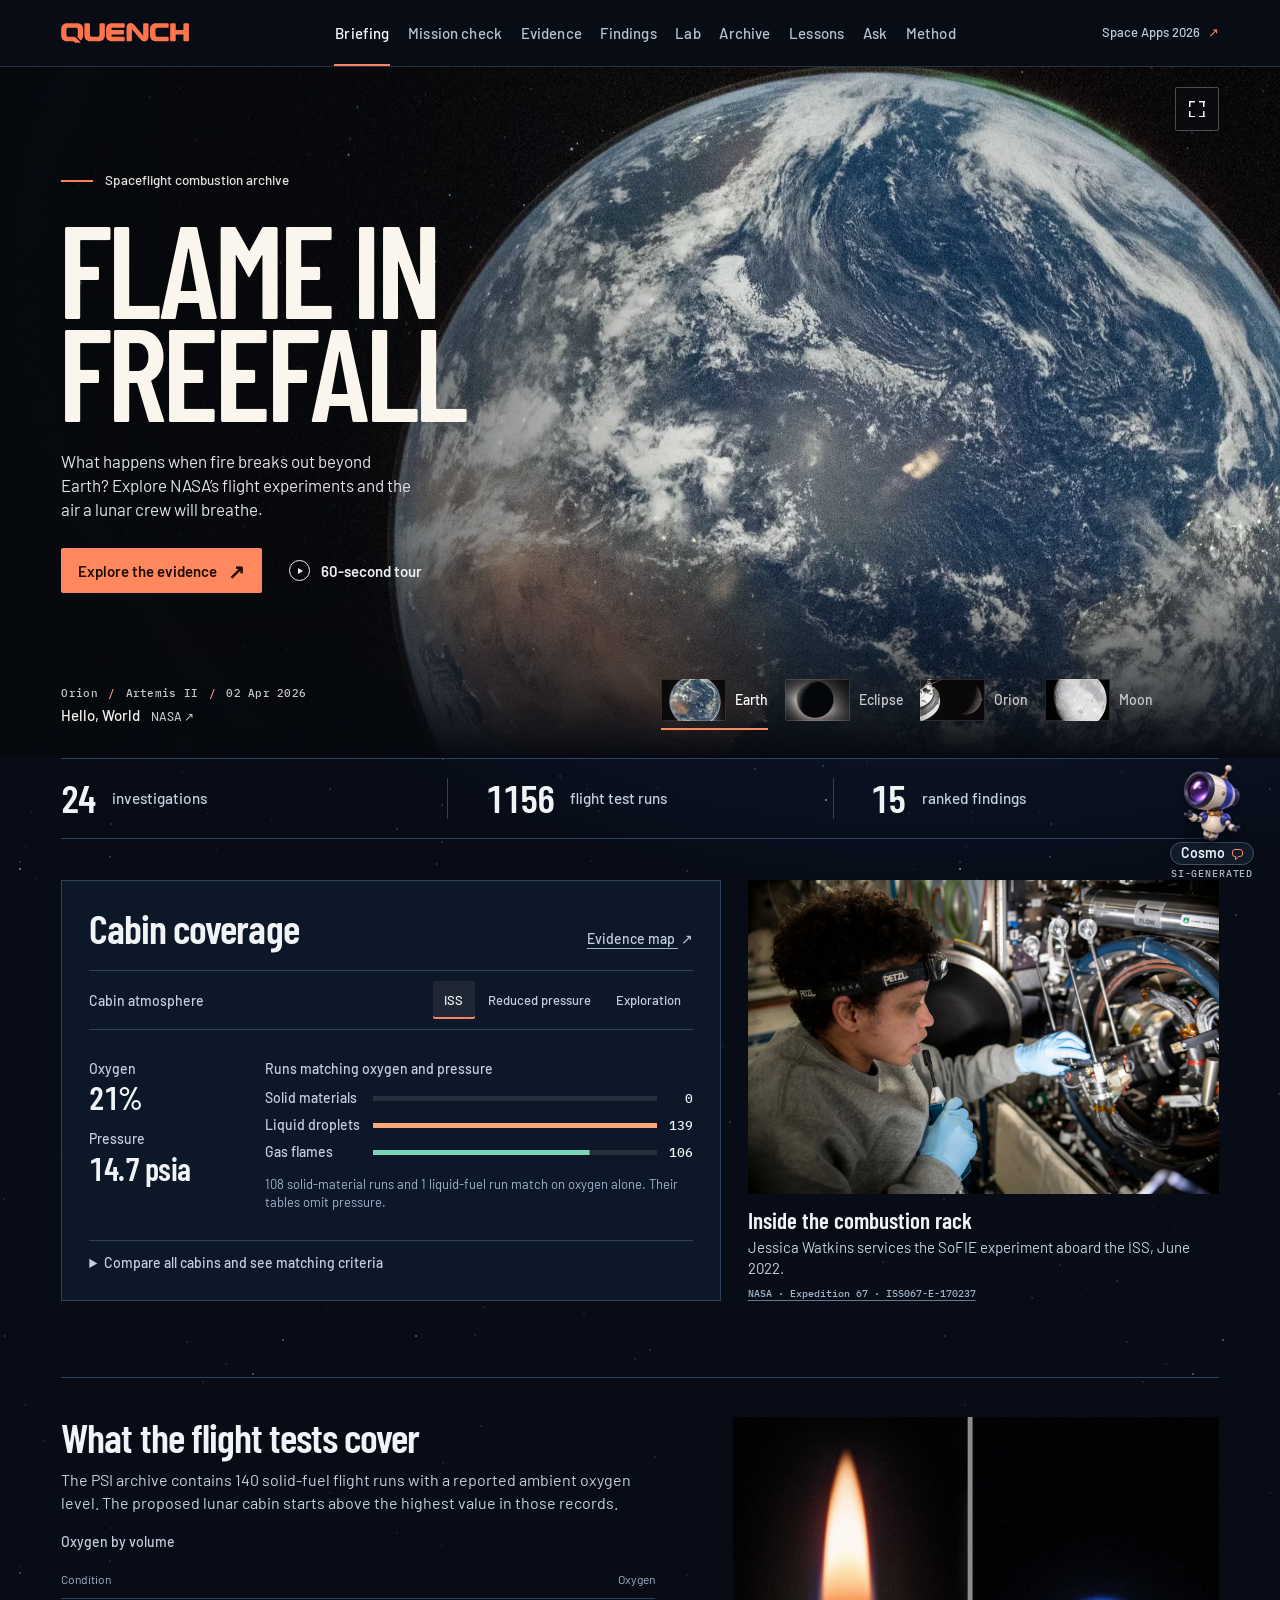
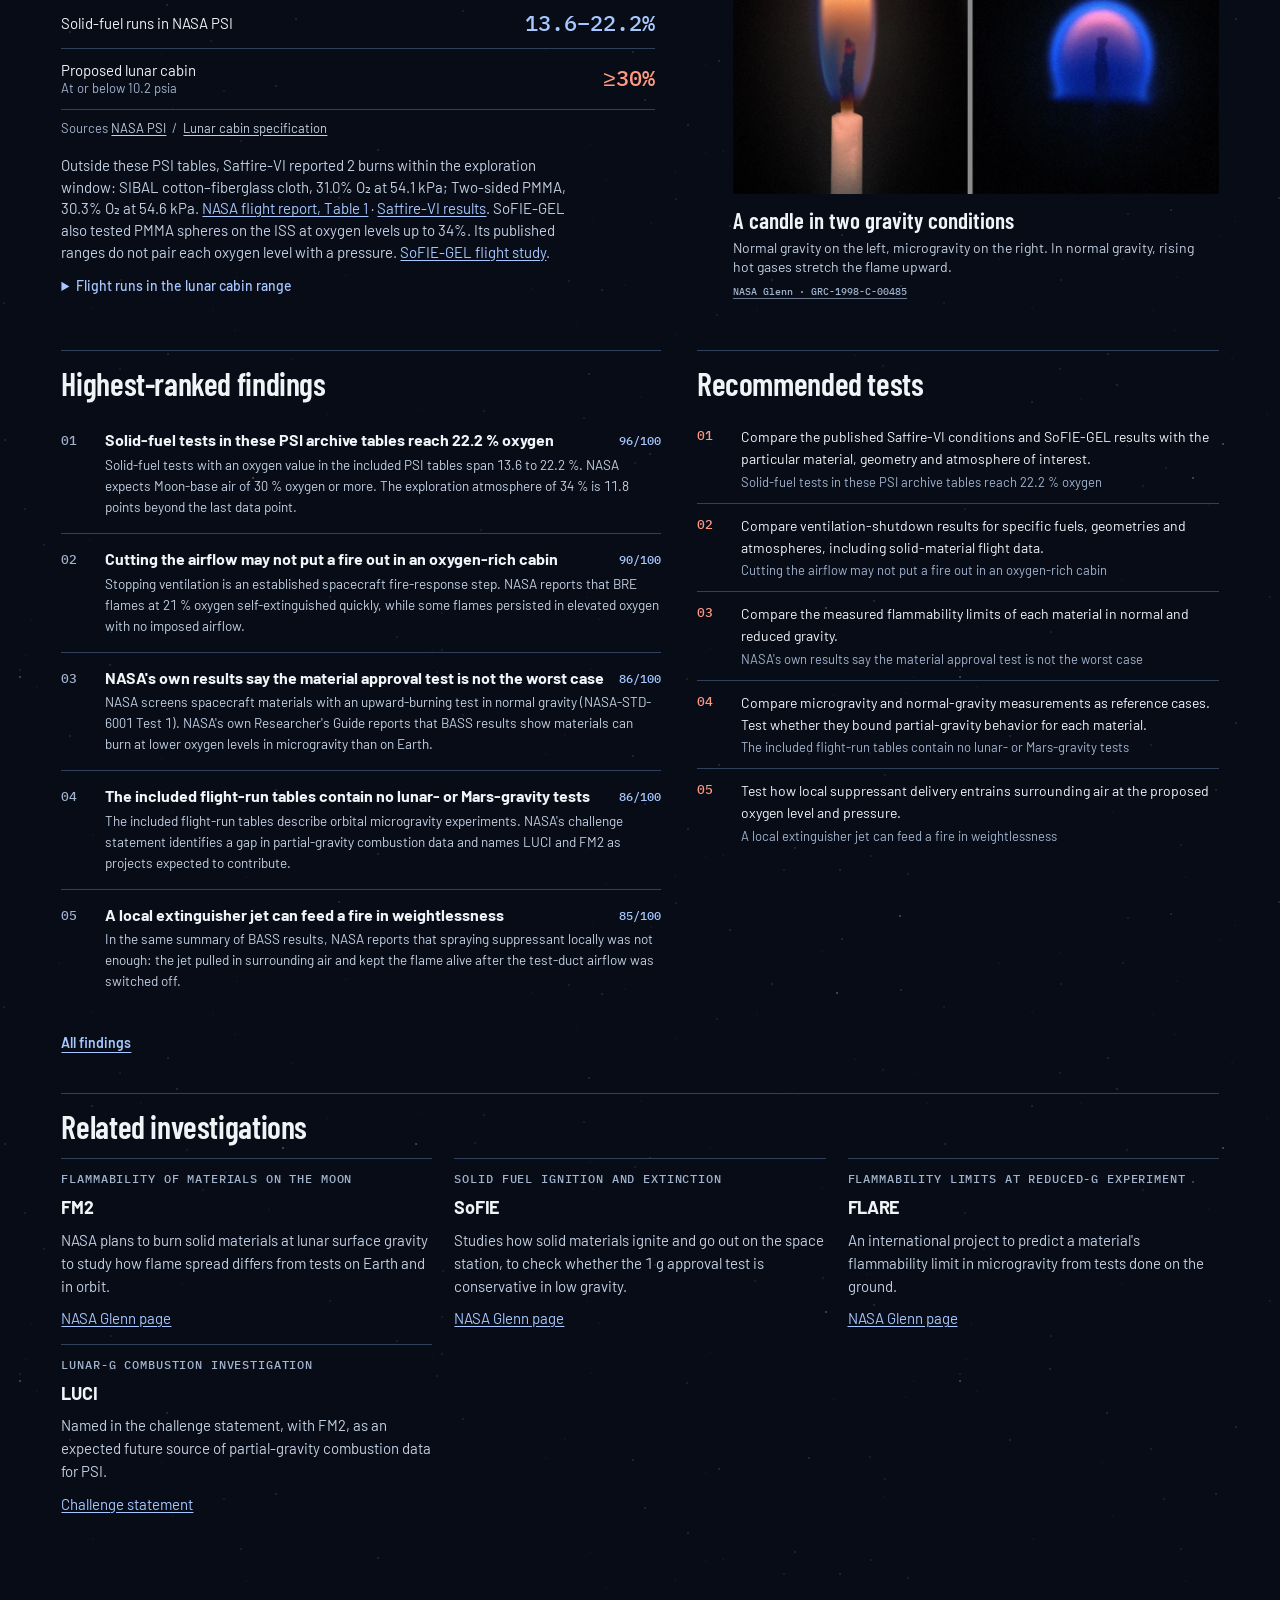
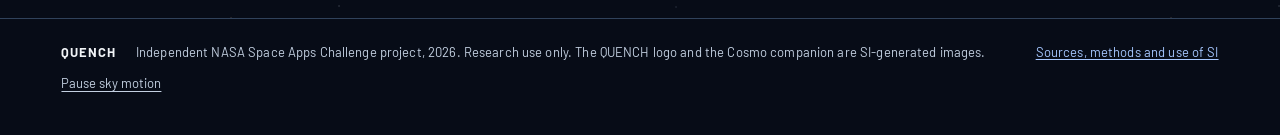
<file: index.html>
<!doctype html>
<html lang="en">
<head>
<meta charset="utf-8">
<meta name="viewport" content="width=device-width, initial-scale=1, viewport-fit=cover">
<!-- Only this site's own scripts, styles, images and fonts may load, and the page may talk only to its own
     origin and the QUENCH question service. Nothing inline runs as script. The server repeats this as a header. -->
<meta http-equiv="Content-Security-Policy" content="default-src 'none'; script-src 'self'; style-src 'self' 'unsafe-inline'; img-src 'self'; font-src 'self'; connect-src 'self' https://nasa.cartify.ink; form-action 'none'; base-uri 'none'; object-src 'none'">
<meta name="referrer" content="strict-origin-when-cross-origin">
<title>QUENCH</title>
<meta name="theme-color" content="#080f1a">
<meta name="claude:viewport-fit-sides" content="cover">
<meta name="description" content="QUENCH: fire-safety evidence for crews beyond Earth. Explore flight tests in NASA’s open combustion archive and compare them with the air a crew will breathe.">
<meta name="generator" content="Hand-written static site. The original code and draft text used Claude (Anthropic). The interface redesign used OpenAI Codex.">
<meta name="si-disclosure" content="Claude assisted with code, data normalisation, draft summaries, findings and analyst answers. Ask uses Claude or archive excerpts from challenge organizer resources and labels each result. Run statistics are recomputed from archived PSI tables. The build checks cited numbers and selected source quotations. OpenAI image generation was used to design the QUENCH logo and Cosmo, the archive companion. The photographs are credited to their sources. Experimental imagery comes from NASA.">
<meta property="og:type" content="website">
<meta property="og:site_name" content="QUENCH">
<meta property="og:title" content="QUENCH: fire-safety evidence for crews beyond Earth">
<meta property="og:description" content="NASA's microgravity combustion flight tests, ranked, compared and checked against the air a Moon base will use. NASA Space Apps Challenge 2026, Flame in Freefall.">
<meta property="og:url" content="https://nasa.cartify.ink/">
<meta property="og:image" content="https://nasa.cartify.ink/img/social-card.jpg">
<meta property="og:image:width" content="1200">
<meta property="og:image:height" content="630">
<meta property="og:image:alt" content="QUENCH briefing: flight test runs compared with the oxygen and pressure of crew cabins.">
<meta name="twitter:card" content="summary_large_image">
<link rel="icon" type="image/svg+xml" href="img/quench-sign.svg">
<link rel="preload" as="font" type="font/woff2" crossorigin href="fonts/barlow-600.woff2">
<style>
/* Shared structure and scientific chart primitives. */
:root {
  --bg: #ffffff; --sunk: #f1f3f6; --ink: #0b0c0e; --ink2: #434851; --ink3: #6a7280;
  --rule: #d4d8df; --strong: #0b0c0e; --blue: #0b3d91; --blue-ink: #ffffff; --red: #d42a1a; --focus: #2f7df6;
  --s1: #2a78d6; --s2: #eb6834; --s3: #1baf7a; --s4: #eda100;
  --good: #0a7a0a; --good-bg: #e2f2e0; --warn: #855900; --warn-bg: #fcefc9; --crit: #c2281b; --crit-bg: #fbe3df; --info: #0b3d91; --info-bg: #e2eaf7;
  --cover: #05070b; --cover-2: #0e1219; --cover-ink: #f4f6f9; --cover-ink2: #a9b1bf; --cover-rule: #2b3241; --cover-red: #ff4b2e; --cover-blue: #5aa2ff;
  --sans: "Public Sans", "Helvetica Neue", Helvetica, Arial, sans-serif;
  --mono: "DM Mono", ui-monospace, "SFMono-Regular", Menlo, Consolas, monospace;
}
@media (prefers-color-scheme: dark) { :root:not([data-theme="light"]) {
  --bg: #0a0c10; --sunk: #151a23; --ink: #f1f3f6; --ink2: #b8bec9; --ink3: #8891a1;
  --rule: #262d39; --strong: #f1f3f6; --blue: #8fb2ff; --blue-ink: #0a0c10; --red: #ff5f45; --focus: #7fb0ff;
  --s1: #3987e5; --s2: #d95926; --s3: #199e70; --s4: #c98500;
  --good: #58c658; --good-bg: #11301a; --warn: #f0b93a; --warn-bg: #33290f; --crit: #ff8573; --crit-bg: #3b1612; --info: #8fb2ff; --info-bg: #152444;
  color-scheme: dark } }
:root[data-theme="dark"] {
  --bg: #0a0c10; --sunk: #151a23; --ink: #f1f3f6; --ink2: #b8bec9; --ink3: #8891a1;
  --rule: #262d39; --strong: #f1f3f6; --blue: #8fb2ff; --blue-ink: #0a0c10; --red: #ff5f45; --focus: #7fb0ff;
  --s1: #3987e5; --s2: #d95926; --s3: #199e70; --s4: #c98500;
  --good: #58c658; --good-bg: #11301a; --warn: #f0b93a; --warn-bg: #33290f; --crit: #ff8573; --crit-bg: #3b1612; --info: #8fb2ff; --info-bg: #152444;
  color-scheme: dark }

* { box-sizing: border-box; }
[hidden] { display: none !important; }
html { scroll-padding-top: 64px; }
body { margin: 0; background: var(--bg); color: var(--ink); font: 15px/1.55 var(--sans); -webkit-text-size-adjust: 100%; }
body::before { content: ""; position: fixed; inset: 0 0 auto; height: env(safe-area-inset-top, 0px); z-index: 30; background: var(--cover); }
.wrap { max-width: 1180px; margin: 0 auto; padding-left: max(16px, env(safe-area-inset-left, 0px)); padding-right: max(16px, env(safe-area-inset-right, 0px)); }
a { color: var(--blue); text-underline-offset: 2px; }
h1, h2, h3, h4, p { margin: 0; }
h2 { font-size: clamp(24px, 3.2vw, 34px); font-weight: 800; letter-spacing: -0.02em; line-height: 1.1; text-wrap: balance; }
h3 { font-size: 16px; font-weight: 700; line-height: 1.3; }
.lab { font: 500 11.5px/1.3 var(--mono); letter-spacing: 0.09em; text-transform: uppercase; color: var(--ink3); }
.sub { color: var(--ink2); max-width: 70ch; }
.fine { font-size: 13px; color: var(--ink3); max-width: 86ch; }
.num, .mono { font-family: var(--mono); font-variant-numeric: tabular-nums; }
:focus-visible { outline: 2px solid var(--focus); outline-offset: 2px; }
button, input, select { font: inherit; color: inherit; }
button { cursor: pointer; }

/* masthead */
.mast { position: sticky; top: env(safe-area-inset-top, 0px); z-index: 20; background: var(--cover); color: var(--cover-ink); border-bottom: 1px solid var(--cover-rule); }
.mast .wrap { display: flex; align-items: stretch; gap: 22px; min-height: 52px; }
.brand { display: flex; align-items: center; gap: 10px; color: var(--cover-ink); text-decoration: none; font-weight: 900; font-size: 19px; letter-spacing: 0.01em; flex: none; }
.brand svg { display: block; }
.tabs { display: flex; gap: 0; overflow-x: auto; scrollbar-width: none; min-width: 0; flex: 1; }
.tabs::-webkit-scrollbar { display: none; }
.tabs a { display: flex; align-items: center; padding: 0 12px; color: var(--cover-ink2); text-decoration: none; font: 500 12px var(--mono); letter-spacing: 0.07em; text-transform: uppercase; white-space: nowrap; border-bottom: 3px solid transparent; border-top: 3px solid transparent; }
.tabs a:hover { color: var(--cover-ink); }
.tabs a[aria-current="page"] { color: var(--cover-ink); border-bottom-color: var(--cover-red); }
.mast .tag { display: flex; align-items: center; font: 500 11px var(--mono); letter-spacing: 0.08em; color: var(--cover-ink2); white-space: nowrap; flex: none; }

.btn { display: inline-flex; align-items: center; gap: 8px; border: 1px solid var(--strong); background: var(--strong); color: var(--bg); padding: 10px 16px; font: 500 13px var(--mono); letter-spacing: 0.06em; text-transform: uppercase; text-decoration: none; border-radius: 2px; }
.btn.line { background: transparent; color: var(--ink); }
.facts { display: grid; grid-template-columns: repeat(4, minmax(0, 1fr)); border-top: 1px solid var(--cover-rule); }
.facts div { padding: 18px 18px 22px 0; border-right: 1px solid var(--cover-rule); margin-right: 18px; }
.facts div:last-child { border-right: 0; margin-right: 0; }
.facts b { display: block; font-size: clamp(30px, 4.4vw, 52px); font-weight: 800; letter-spacing: -0.03em; line-height: 1; }
.facts b.hot { color: var(--cover-red); }
.facts span { display: block; font-size: 13px; color: var(--cover-ink2); margin-top: 8px; max-width: 26ch; }

/* pages */
.view { padding-block: 30px 56px; display: flex; flex-direction: column; gap: 22px; }
.sec { border-top: 3px solid var(--strong); padding-top: 12px; display: grid; grid-template-columns: 64px minmax(0, 1fr); gap: 4px 0; }
.sec .no { font: 500 13px var(--mono); color: var(--ink3); padding-top: 9px; }
.sec .sub { grid-column: 2; margin-top: 6px; }
.cols { display: grid; grid-template-columns: minmax(0, 1.15fr) minmax(0, 1fr); gap: 28px 36px; }
.cols.even { grid-template-columns: minmax(0, 1fr) minmax(0, 1fr); }
.cols.side { grid-template-columns: minmax(0, 340px) minmax(0, 1fr); align-items: start; }
@media (min-width: 861px) { #mcform { position: sticky; top: 74px; } }
.block { border-top: 1px solid var(--strong); padding-top: 12px; display: flex; flex-direction: column; gap: 12px; min-width: 0; }
.block > .lab { color: var(--ink); }
.frame { border: 1px solid var(--rule); padding: 14px; min-width: 0; }
.tablewrap { overflow-x: auto; }
table { border-collapse: collapse; width: 100%; font-size: 13.5px; }
th { text-align: left; font: 500 11px var(--mono); letter-spacing: 0.07em; text-transform: uppercase; color: var(--ink3); padding: 8px 10px 8px 0; border-bottom: 1px solid var(--strong); white-space: nowrap; }
td { padding: 9px 10px 9px 0; border-bottom: 1px solid var(--rule); vertical-align: top; }
td.n, th.n { text-align: right; white-space: nowrap; font-family: var(--mono); font-variant-numeric: tabular-nums; }
tr.row { cursor: pointer; }
tr.row:hover td { background: var(--sunk); }
.kdot { display: inline-block; width: 8px; height: 8px; border-radius: 50%; margin-right: 6px; }

/* controls */
.controls { display: flex; flex-wrap: wrap; gap: 10px 20px; align-items: center; }
.group { display: flex; flex-wrap: wrap; gap: 6px; align-items: center; }
.group > .lab { margin-right: 4px; }
.chip { border: 1px solid var(--rule); background: var(--bg); padding: 6px 11px; font-size: 13px; border-radius: 2px; display: inline-flex; align-items: center; gap: 6px; text-align: left; }
.chip:hover { border-color: var(--ink3); }
.chip[aria-pressed="true"] { background: var(--strong); border-color: var(--strong); color: var(--bg); }
.chip .sw { width: 9px; height: 9px; border-radius: 50%; flex: none; }
.chip[aria-pressed="false"] .sw { opacity: .4; }
.field { display: flex; flex-direction: column; gap: 5px; font-size: 13px; color: var(--ink2); }
.field > span { display: flex; justify-content: space-between; gap: 8px; }
.field output { font-family: var(--mono); color: var(--ink); }
input[type="range"] { width: 100%; accent-color: var(--blue); margin: 0; }
select, .search { border: 1px solid var(--rule); background: var(--bg); padding: 8px 10px; border-radius: 2px; min-width: 0; }
.search { flex: 1 1 240px; }
.checks { display: grid; grid-template-columns: repeat(2, minmax(0, 1fr)); gap: 6px 14px; font-size: 13.5px; color: var(--ink); }
.checks label { display: flex; gap: 7px; align-items: flex-start; }
.checks input { margin-top: 3px; accent-color: var(--blue); }
.seg { display: inline-flex; border: 1px solid var(--rule); border-radius: 2px; overflow: hidden; align-self: flex-start; }
.seg button { border: 0; background: var(--bg); padding: 6px 13px; font-size: 13px; border-right: 1px solid var(--rule); }
.seg button:last-child { border-right: 0; }
.seg button[aria-pressed="true"] { background: var(--strong); color: var(--bg); }

/* grades and status */
.grade { display: inline-flex; align-items: center; gap: 8px; font: 500 12px var(--mono); letter-spacing: 0.04em; text-transform: uppercase; white-space: nowrap; }
.grade i { font-style: normal; display: inline-flex; align-items: center; justify-content: center; width: 22px; height: 22px; font-size: 13px; }
.grade.A { color: var(--good); } .grade.A i { background: var(--good-bg); }
.grade.B { color: var(--info); } .grade.B i { background: var(--info-bg); }
.grade.C { color: var(--warn); } .grade.C i { background: var(--warn-bg); }
.grade.D { color: var(--crit); } .grade.D i { background: var(--crit-bg); }
.pill { display: inline-flex; align-items: center; gap: 6px; align-self: flex-start; padding: 3px 9px; font: 500 12px var(--mono); letter-spacing: 0.03em; }
.pill.none { background: var(--crit-bg); color: var(--crit); } .pill.thin { background: var(--warn-bg); color: var(--warn); } .pill.ok { background: var(--good-bg); color: var(--good); }
.ok { color: var(--good); font-weight: 600; } .no { color: var(--crit); font-weight: 600; }
.tagk { font: 500 11px var(--mono); letter-spacing: 0.04em; border: 1px solid var(--rule); padding: 1px 6px; color: var(--ink2); white-space: nowrap; }
.tagk.k { background: var(--sunk); border-color: transparent; }

/* briefing */
.toplist { display: flex; flex-direction: column; }
.toplist a { display: grid; grid-template-columns: 34px minmax(0, 1fr) auto; gap: 4px 10px; padding: 12px 0; border-bottom: 1px solid var(--rule); color: var(--ink); text-decoration: none; }
.toplist a:hover h3 { text-decoration: underline; }
.toplist .r { font: 500 13px var(--mono); color: var(--ink3); padding-top: 2px; }
.toplist p { grid-column: 2 / -1; font-size: 13.5px; color: var(--ink2); }
.toplist .sc { font: 500 12px var(--mono); color: var(--ink3); padding-top: 3px; }
.matrix { display: grid; grid-template-columns: minmax(96px, 1fr) repeat(3, minmax(0, 1fr)); border-top: 1px solid var(--rule); border-left: 1px solid var(--rule); font-size: 13px; }
.matrix > div { border-right: 1px solid var(--rule); border-bottom: 1px solid var(--rule); padding: 9px 10px; min-width: 0; }
.matrix .h { font: 500 11px/1.35 var(--mono); letter-spacing: 0.05em; text-transform: uppercase; color: var(--ink3); background: var(--sunk); }
.matrix .c b { display: block; font: 500 22px var(--mono); line-height: 1.1; }
.matrix .c.none { background: var(--crit-bg); } .matrix .c.none b { color: var(--crit); }
.matrix .c.thin { background: var(--warn-bg); } .matrix .c.thin b { color: var(--warn); }
.matrix .c.ok b { color: var(--good); }
.matrix .c span { font-size: 12px; color: var(--ink2); }
.todo { margin: 0; padding: 0; list-style: none; counter-reset: t; display: flex; flex-direction: column; }
.todo li { counter-increment: t; display: grid; grid-template-columns: 34px minmax(0, 1fr); gap: 2px 10px; padding: 11px 0; border-bottom: 1px solid var(--rule); font-size: 14px; }
.todo li::before { content: counter(t, decimal-leading-zero); font: 500 13px var(--mono); color: var(--red); padding-top: 1px; }
.todo li span { grid-column: 2; font-size: 13px; color: var(--ink3); }
.figbox svg { display: block; width: 100%; height: auto; }
#chart, #pchart, #vchart { width: 100%; min-width: 0; }
#chart svg, #pchart svg, #vchart svg { display: block; width: 100%; }
svg text { font-family: var(--sans); fill: var(--ink2); }
.cover svg text { fill: var(--cover-ink2); font-family: var(--mono); }
.bub { cursor: pointer; }
.legend { display: flex; flex-wrap: wrap; gap: 6px 18px; font-size: 12.5px; color: var(--ink2); margin-top: 8px; align-items: center; }
.legend span { display: inline-flex; align-items: center; gap: 6px; }
.legend i { width: 10px; height: 10px; border-radius: 50%; display: inline-block; }
.chip .sw-tri { flex: none; } .chip[aria-pressed="false"] .sw-tri { opacity: .4; }
.tip { position: fixed; z-index: 40; pointer-events: none; background: var(--strong); color: var(--bg); padding: 9px 11px; font-size: 12.5px; line-height: 1.45; max-width: 270px; }
.tip b { font-size: 13px; } .tip .t2 { opacity: .75; }

/* mission check */
.verdict { border: 1px solid var(--strong); padding: 16px; display: grid; grid-template-columns: minmax(0, 1fr) auto; gap: 8px 20px; align-items: center; }
.verdict h3 { font-size: 20px; font-weight: 800; letter-spacing: -0.01em; }
.verdict .meter { display: flex; gap: 3px; }
.verdict .meter i { width: 18px; height: 26px; background: var(--sunk); border: 1px solid var(--rule); }
.verdict .meter i.A { background: var(--good); border-color: var(--good); } .verdict .meter i.B { background: var(--info); border-color: var(--info); }
.verdict .meter i.C { background: var(--warn); border-color: var(--warn); } .verdict .meter i.D { background: var(--crit); border-color: var(--crit); }
.verdict p { grid-column: 1 / -1; color: var(--ink2); font-size: 14px; }
.score { display: flex; flex-direction: column; }
.score .q { display: grid; grid-template-columns: minmax(0, 1fr) 200px; gap: 4px 16px; padding: 13px 0; border-bottom: 1px solid var(--rule); }
.score .q h3 { font-size: 15px; }
.score .q p { grid-column: 1; font-size: 13.5px; color: var(--ink2); }
.score .q .grade { grid-column: 2; grid-row: 1; justify-self: end; }
.score .q .refs { grid-column: 1 / -1; font-size: 12.5px; color: var(--ink3); }
.score .q ul { grid-column: 1 / -1; margin: 2px 0 0; padding: 0; list-style: none; font-size: 13px; color: var(--ink2); display: flex; flex-direction: column; gap: 3px; }
.score .q ul li { display: grid; grid-template-columns: 170px minmax(0, 1fr); gap: 8px; }
.score .q ul b { font-weight: 600; color: var(--ink); }

/* findings */
details.f { border-bottom: 1px solid var(--rule); }
details.f summary { list-style: none; display: grid; grid-template-columns: 34px minmax(0, 1fr) auto 54px; gap: 4px 12px; padding: 13px 0; cursor: pointer; align-items: baseline; }
details.f summary::-webkit-details-marker { display: none; }
details.f summary .r { font: 500 13px var(--mono); color: var(--ink3); }
details.f summary .sc { font: 500 13px var(--mono); text-align: right; }
details.f summary:hover h3 { text-decoration: underline; }
details.f[open] summary h3 { color: var(--blue); }
details.f .body { display: grid; grid-template-columns: minmax(0, 1fr) 210px; gap: 14px 30px; padding: 0 0 18px 46px; }
details.f .body > div { display: flex; flex-direction: column; gap: 10px; min-width: 0; }
details.f dl { margin: 0; display: grid; grid-template-columns: 92px minmax(0, 1fr); gap: 6px 10px; font-size: 13.5px; }
details.f dt { font: 500 11px var(--mono); letter-spacing: 0.06em; text-transform: uppercase; color: var(--ink3); padding-top: 3px; }
details.f dd { margin: 0; color: var(--ink2); }
details.f dd.act { color: var(--ink); font-weight: 600; }
blockquote { margin: 0; padding: 2px 0 2px 14px; border-left: 3px solid var(--red); font-size: 13.5px; color: var(--ink); }
blockquote cite { display: block; font: 400 11.5px var(--mono); font-style: normal; margin-top: 5px; color: var(--ink3); }
.scores { display: flex; flex-direction: column; gap: 8px; font-size: 12px; color: var(--ink2); }
.scores div { display: grid; grid-template-columns: 1fr 20px; gap: 3px 6px; }
.scores .track { grid-column: 1 / -1; height: 4px; background: var(--sunk); }
.scores .track i { display: block; height: 100%; background: var(--ink); }
.scores b { text-align: right; font: 500 12px var(--mono); }
.weights { display: grid; grid-template-columns: repeat(auto-fit, minmax(200px, 1fr)); gap: 10px 26px; }

/* lab, lessons, archive, ask */
.pbig { font-size: 56px; font-weight: 800; letter-spacing: -0.03em; line-height: 1; }
.pbig small { display: block; font-size: 14px; font-weight: 400; color: var(--ink2); letter-spacing: 0; margin-top: 8px; line-height: 1.4; }
.effects { display: grid; grid-template-columns: minmax(0, 1fr) auto; gap: 5px 14px; font-size: 13.5px; color: var(--ink2); }
.effects b { font: 500 13px var(--mono); color: var(--ink); text-align: right; }
.thumbs { display: grid; grid-template-columns: repeat(auto-fit, minmax(210px, 1fr)); gap: 12px; }
.thumbs figure { margin: 0; border: 1px solid var(--rule); }
.thumbs img { display: block; width: 100%; height: auto; background: #000; }
.thumbs figcaption { padding: 7px 9px; font-size: 12px; color: var(--ink2); }
.hgrid { display: grid; grid-template-columns: repeat(auto-fit, minmax(250px, 1fr)); gap: 0; border-top: 1px solid var(--strong); border-left: 1px solid var(--rule); }
.hcard { border-right: 1px solid var(--rule); border-bottom: 1px solid var(--rule); padding: 16px; display: flex; flex-direction: column; gap: 9px; min-width: 0; }
.hcard .atm { align-self: flex-start; font: 500 11.5px var(--mono); background: var(--crit-bg); color: var(--crit); padding: 2px 7px; }
.hcard p { font-size: 13.5px; color: var(--ink2); }
.hcard .today { color: var(--ink); font-weight: 600; }
.rel { font: 500 10.5px var(--mono); letter-spacing: 0.05em; text-transform: uppercase; padding: 1px 6px; margin-left: 7px; white-space: nowrap; }
.rel.direct { background: var(--good-bg); color: var(--good); } .rel.indirect { background: var(--sunk); color: var(--ink2); } .rel.background { background: var(--sunk); color: var(--ink3); }
.detail td { background: var(--sunk); padding: 14px; }
.detail .dcols { display: grid; grid-template-columns: repeat(auto-fit, minmax(260px, 1fr)); gap: 14px 24px; font-size: 13.5px; color: var(--ink2); }
.detail h4 { margin: 0 0 4px; font: 500 11px var(--mono); text-transform: uppercase; letter-spacing: .07em; color: var(--ink3); }
.detail ol { margin: 0; padding-left: 18px; max-height: 220px; overflow: auto; }
.method { display: grid; grid-template-columns: repeat(auto-fit, minmax(300px, 1fr)); gap: 22px 36px; font-size: 14px; color: var(--ink2); }
.method > div { border-top: 1px solid var(--strong); padding-top: 10px; }
.method ul { margin: 6px 0 0; padding-left: 18px; display: flex; flex-direction: column; gap: 5px; }
footer { border-top: 1px solid var(--rule); padding-block: 18px 36px; font: 400 11.5px/1.6 var(--mono); letter-spacing: 0.04em; color: var(--ink3); }

@media (max-width: 860px) {
  .cols, .cols.even, .cols.side { grid-template-columns: 1fr; }
  .facts { grid-template-columns: repeat(2, minmax(0, 1fr)); }
  .facts div:nth-child(2) { border-right: 0; margin-right: 0; }
  .facts div:nth-child(-n+2) { border-bottom: 1px solid var(--cover-rule); }
  .sec { grid-template-columns: 40px minmax(0, 1fr); }
  .mast .tag { display: none; }
  .score .q { grid-template-columns: 1fr; } .score .q .grade { grid-column: 1; grid-row: auto; justify-self: start; }
  .score .q ul li { grid-template-columns: 1fr; gap: 0; }
  details.f summary { grid-template-columns: 28px minmax(0, 1fr) 44px; } details.f summary .tagk { display: none; }
  details.f .body { grid-template-columns: 1fr; padding-left: 0; }
  details.f dl { grid-template-columns: 1fr; gap: 1px; } details.f dt { margin-top: 6px; }
  .checks { grid-template-columns: 1fr; }
  .verdict { grid-template-columns: 1fr; }
}
/* briefing: oxygen context and the three ways in */
.o2ctx { display: grid; grid-template-columns: minmax(0, 1.15fr) minmax(0, 1fr); gap: 10px 36px; font-size: 14.5px; color: var(--ink2); }
.o2ctx p { max-width: 70ch; } .o2ctx b { color: var(--ink); }
.o2ctx blockquote { grid-column: 2; grid-row: 1 / span 2; margin: 0; border-left: 3px solid var(--red); padding: 2px 0 2px 14px; font-size: 14px; color: var(--ink); align-self: start; }
.o2ctx blockquote cite { display: block; margin-top: 6px; font: 500 11.5px var(--mono); font-style: normal; color: var(--ink3); }
#earthq { grid-template-columns: minmax(0, 1fr); } #earthq blockquote { grid-column: 1; grid-row: auto; }
/* archive: ranking, detail, compare */
details.how { border: 1px solid var(--rule); padding: 0 14px; }
details.how summary { cursor: pointer; padding: 11px 0; font: 500 12px var(--mono); letter-spacing: 0.06em; text-transform: uppercase; }
details.how[open] { padding-bottom: 14px; } details.how .fine { margin-top: 12px; max-width: none; }
.sccell { white-space: nowrap; min-width: 96px; } .sccell b { font: 500 15px var(--mono); }
.sbar { display: flex; gap: 2px; height: 5px; margin-top: 5px; width: 96px; background: var(--sunk); margin-left: auto; }
.sbar i { display: block; height: 100%; background: var(--ink); }
.cmpbox { display: flex; justify-content: center; padding: 6px; cursor: pointer; } .cmpbox input { width: 17px; height: 17px; accent-color: var(--red); }
.detail ul { margin: 0; padding-left: 17px; } .detail ul li { margin: 2px 0; overflow-wrap: anywhere; }
.detail ul.why { list-style: none; padding: 0; } .detail ul.why li { display: grid; grid-template-columns: 34px minmax(0, 1fr); gap: 8px; }
.detail ul.why b { font: 500 13px var(--mono); color: var(--ink); text-align: right; }
.compare { border: 1px solid var(--strong); padding: 14px; display: flex; flex-direction: column; gap: 12px; }
.cmphead { display: flex; flex-wrap: wrap; gap: 8px 16px; align-items: center; } .cmphead p { flex: 1 1 320px; font-size: 13.5px; color: var(--ink2); }
table.cmp th[scope="row"] { text-align: left; font-weight: 600; width: 190px; min-width: 150px; color: var(--ink); }
table.cmp th[scope="row"] .tagk { margin-left: 8px; font-weight: 500; }
table.cmp td { min-width: 190px; overflow-wrap: anywhere; font-size: 13.5px; color: var(--ink2); vertical-align: top; }
table.cmp tr.same td { background: var(--good-bg); color: var(--ink); }
a.chip { text-decoration: none; color: inherit; } .hcard > .chip { align-self: flex-start; } button.chip:disabled { opacity: .45; cursor: default; }
.todo li b { font-weight: 600; } .todo li .rel { font-size: 10.5px; }
@media (max-width: 860px) { .o2ctx { grid-template-columns: 1fr; } .o2ctx blockquote { grid-column: 1; grid-row: auto; } }
</style>
<link rel="stylesheet" href="console.css?v=395ae665d7">
<link rel="stylesheet" href="cosmo.css?v=8df6d73ce7">
<link rel="stylesheet" href="flight.css?v=9099f30fcb">
<link rel="stylesheet" href="flight-gallery.css?v=bbb13f238b">
<link rel="stylesheet" href="briefing.css?v=82ea3259dd">
<link rel="stylesheet" href="evidence-inspector.css?v=f99b492421">
</head>
<body>
<a href="#main-content" class="skip-link">Skip to content</a>
<header class="mast"><div class="wrap">
  <a class="brand" href="#brief" data-go="brief" aria-label="QUENCH, briefing">
    <img src="img/quench-logotype.svg" alt="QUENCH">
  </a>
  <nav class="tabs" id="tabs" aria-label="Sections"></nav>
  <a class="event-link" href="https://www.spaceappschallenge.org/2026/challenges/flame-in-freefall/" target="_blank" rel="noopener">Space Apps 2026 <span aria-hidden="true">↗</span></a>
</div></header>

<main id="main-content" tabindex="-1">
<div class="star-field" aria-hidden="true"></div>
<div class="page" id="v-brief">
  <section class="report-cover" aria-labelledby="hero-title">
    <div class="lunar-stage">
      <div class="lunar-sight" aria-label="Artemis II flight photographs" role="group">
        <figure data-frame="earthlight" data-title="Hello, World" data-date="2026-04-02" data-record="https://www.nasa.gov/image-article/hello-world/" aria-hidden="false">
          <picture>
            <source media="(max-width: 680px)" srcset="img/artemis-earthlight-mobile.webp">
            <img src="img/artemis-earthlight.webp" width="1920" height="1144" fetchpriority="high" alt="The blue Earth seen from Orion, with spiralling white clouds, the African continent and a thin green aurora at the edge.">
          </picture>
        </figure>
        <figure data-frame="eclipse" data-title="Artemis II in eclipse" data-date="2026-04-06" data-record="https://www.nasa.gov/image-detail/amf-art002e009301/" aria-hidden="true">
          <picture>
            <source media="(max-width: 680px)" srcset="img/artemis-eclipse-mobile.webp">
            <img src="img/artemis-eclipse.webp" width="1920" height="1144" loading="lazy" alt="A halo of sunlight surrounds the dark lunar disk. Stars and faint details on the Moon are visible from Orion.">
          </picture>
        </figure>
        <figure data-frame="orion" data-title="Orion, the Moon and Earth" data-date="2026-04-06" data-record="https://www.nasa.gov/image-detail/amf-art002e009567/" aria-hidden="true">
          <picture>
            <source media="(max-width: 680px)" srcset="img/artemis-orion-mobile.webp">
            <img src="img/artemis-orion.webp" width="1920" height="1144" loading="lazy" alt="Orion’s sunlit hull faces the crescent Moon. A small blue crescent of Earth appears just past the lunar horizon.">
          </picture>
        </figure>
        <figure data-frame="flyby" data-title="The Moon during the Artemis II flyby" data-date="2026-04-06" data-record="https://www.nasa.gov/image-detail/amf-art002e009582/" aria-hidden="true">
          <picture>
            <source media="(max-width: 680px)" srcset="img/lunar-cover-mobile.webp">
            <img src="img/lunar-cover.webp" width="1440" height="1440" loading="lazy" alt="Craters pick up sunlight along the shadowed edge of the Moon as the Artemis II crew flies past.">
          </picture>
        </figure>
      </div>
      <div class="wrap cover-content">
        <div class="cover-copy">
          <p class="collection-name">Spaceflight combustion archive</p>
          <h1 id="hero-title">Flame in <span>freefall</span></h1>
          <p class="cover-deck">What happens when fire breaks out beyond Earth? Explore NASA’s flight experiments and the air a lunar crew will breathe.</p>
          <div class="cover-tour">
            <a class="explore-map" href="#evidence" data-go="evidence">Explore the evidence <span aria-hidden="true">↗</span></a>
            <button type="button" class="tour-link" data-tour-start><span class="play-tour" aria-hidden="true"></span>60-second tour</button>
          </div>
        </div>
      </div>
      <div class="wrap cover-rail">
        <div class="photo-credit">
          <p>Orion <span>/</span> Artemis II <span>/</span> <time datetime="2026-04-02">02 Apr 2026</time></p>
          <a id="photo-source" href="https://www.nasa.gov/image-article/hello-world/" target="_blank" rel="noopener">Hello, World <span>NASA ↗</span></a>
        </div>
        <div class="photo-controls" role="group" aria-label="Choose a flight photograph">
          <button type="button" data-photo="earthlight" aria-pressed="true"><span class="photo-thumb" aria-hidden="true"></span>Earth</button>
          <button type="button" data-photo="eclipse" aria-pressed="false"><span class="photo-thumb" aria-hidden="true"></span>Eclipse</button>
          <button type="button" data-photo="orion" aria-pressed="false"><span class="photo-thumb" aria-hidden="true"></span>Orion</button>
          <button type="button" data-photo="flyby" aria-pressed="false"><span class="photo-thumb" aria-hidden="true"></span>Moon</button>
        </div>
        <button type="button" id="photo-open" aria-label="Enlarge selected photograph" title="Enlarge photograph" aria-haspopup="dialog" aria-controls="photo-viewer"><span class="zoom-glyph" aria-hidden="true"></span></button>
      </div>
    </div>
    <dialog id="photo-viewer" aria-labelledby="viewer-title">
      <div class="photo-viewer-bar">
        <span>Artemis II <time class="viewer-date" datetime="2026-04-02">02 Apr 2026</time></span>
        <button type="button" id="photo-close" autofocus>Close <span aria-hidden="true">×</span></button>
      </div>
      <div class="photo-viewer-image"></div>
      <div class="photo-viewer-foot">
        <div aria-live="polite"><h2 id="viewer-title">Hello, World</h2><a id="viewer-source" href="https://www.nasa.gov/image-article/hello-world/" target="_blank" rel="noopener">View original at NASA ↗</a></div>
        <div class="viewer-arrows"><button type="button" data-step="-1" aria-label="Previous photograph">←</button><button type="button" data-step="1" aria-label="Next photograph">→</button></div>
      </div>
    </dialog>
    <div class="wrap"><nav class="collection-index" id="overview-metrics" aria-label="Explore the archive"></nav></div>
  </section>
  <div class="wrap cabin-workspace">
    <section class="cabin-panel" aria-labelledby="cabin-heading">
      <header class="cabin-header">
        <h2 id="cabin-heading">Cabin coverage</h2>
        <a class="cabin-evidence" id="cabin-evidence" href="?cabin=iss#evidence">Evidence map <span aria-hidden="true">↗</span></a>
      </header>
      <div class="cabin-config">
        <h3 class="cabin-label" id="cabin-selector-label">Cabin atmosphere</h3>
        <div class="cabin-switch" role="group" aria-labelledby="cabin-selector-label">
          <button type="button" data-cabin="iss" aria-pressed="true">ISS</button>
          <button type="button" data-cabin="eva" aria-pressed="false">Reduced pressure</button>
          <button type="button" data-cabin="exp" aria-pressed="false">Exploration</button>
        </div>
      </div>
      <div class="cabin-body">
        <dl class="cabin-readouts">
          <div><dt>Oxygen</dt><dd id="cabin-o2"></dd></div>
          <div><dt>Pressure</dt><dd id="cabin-pressure"></dd></div>
        </dl>
        <div class="cabin-runs" role="status" aria-live="polite" aria-atomic="true">
          <h3 class="cabin-label">Runs matching oxygen and pressure</h3>
          <div id="cabin-chart"></div>
          <p class="fine" id="cabin-partial"></p>
        </div>
      </div>
      <details class="cabin-method">
        <summary>Compare all cabins and see matching criteria</summary>
        <p class="fine" id="matrixnote"></p>
        <div class="tablewrap"><table class="cabin-comparison" id="matrix1" aria-label="Flight runs by fuel and cabin atmosphere"></table></div>
      </details>
    </section>
    <figure class="station-photo">
      <picture>
        <source media="(max-width: 620px)" srcset="img/flight-photo-mobile.webp">
        <img src="img/flight-photo.webp" width="1440" height="960" loading="lazy" alt="Jessica Watkins reaches into the open combustion rack aboard the International Space Station.">
      </picture>
      <figcaption>
        <strong>Inside the combustion rack</strong>
        <span>Jessica Watkins services the SoFIE experiment aboard the ISS, June 2022.</span>
        <a href="https://www.nasa.gov/humans-in-space/best-space-station-science-imagery-of-2022/#:~:text=Igniting%20science" target="_blank" rel="noopener">NASA · Expedition 67 · ISS067-E-170237</a>
      </figcaption>
    </figure>
  </div>
  <div class="wrap field-report">
    <article class="oxygen-story" aria-labelledby="oxygen-heading">
      <div class="oxygen-copy">
        <h2 id="oxygen-heading">What the flight tests cover</h2>
        <p id="thesis"></p>
        <div id="gapfig"></div>
        <p class="archive-limit" id="archive-limit"></p>
        <details class="run-breakdown"><summary>Flight runs in the lunar cabin range</summary>
          <div id="o2ctx"></div>
        </details>
      </div>
      <figure class="candle-plate">
        <img src="img/gravity-flames.webp" width="1080" height="840" loading="lazy" alt="Two candle photographs. The flame at left is tall and yellow. The one at right forms a compact blue dome around the wick.">
        <figcaption>
          <strong>A candle in two gravity conditions</strong>
          <span>Normal gravity on the left, microgravity on the right. In normal gravity, rising hot gases stretch the flame upward.</span>
          <a href="https://science.nasa.gov/image-detail/amf-grc-1998-c-00485/" target="_blank" rel="noopener">NASA Glenn · GRC-1998-C-00485</a>
        </figcaption>
      </figure>
    </article>
  </div>
  <div class="wrap view briefing-notes">
    <div class="cols">
      <div class="block"><h2>Highest-ranked findings</h2><div class="toplist" id="toplist"></div><a class="btn line" href="#findings" data-go="findings" style="align-self:flex-start">All findings</a></div>
      <div class="block"><h2>Recommended tests</h2><ol class="todo" id="todo"></ol></div>
    </div>
    <div class="block"><h2>Related investigations</h2><div class="hgrid" id="nextgrid"></div></div>
  </div>
</div>

<!-- 02 mission check -->
<div class="page wrap view" id="v-mission" hidden>
  <div class="sec"><h2>Mission check</h2><p class="sub">Choose a cabin atmosphere and materials to see which fire-safety questions the flight records cover. Each grade links to the tests behind it.</p>
    <a class="artemis-credit" href="https://www.nasa.gov/image-article/earthset/" target="_blank" rel="noopener">Earthset, Artemis II<span> · NASA ↗</span></a>
  </div>
  <div class="cols side">
    <div class="block" id="mcform">
      <h3 class="lab">Cabin</h3>
      <div class="group" id="mcpresets" role="group" aria-label="Scenario"></div>
      <label class="field" for="mc_o2"><span>Oxygen <output id="mc_o2o"></output></span><input id="mc_o2" type="range" min="14" max="40" step="0.5"></label>
      <label class="field" for="mc_p"><span>Pressure <output id="mc_po"></output></span><input id="mc_p" type="range" min="6" max="15" step="0.1"></label>
      <div class="field"><span>Gravity</span><div class="seg" id="mc_g" role="group" aria-label="Gravity"></div></div>
      <label class="field" for="mc_flow"><span>Ventilation speed <output id="mc_flowo"></output></span><input id="mc_flow" type="range" min="0" max="30" step="1"></label>
      <div class="field"><span>Materials in the cabin</span><div class="checks" id="mc_mats"></div></div>
      <label class="field" for="mc_agent"><span>Extinguishing agent</span><select id="mc_agent"><option value="co2">Carbon dioxide</option><option value="n2">Nitrogen</option><option value="he">Helium</option></select></label>
      <div class="checks" style="grid-template-columns:1fr"><label><input type="checkbox" id="mc_liq"> Flammable liquids on board</label><label><input type="checkbox" id="mc_vent"> Fire response starts by stopping ventilation</label></div>
    </div>
    <div style="display:flex;flex-direction:column;gap:22px;min-width:0">
      <div class="verdict" id="mcverdict" aria-live="polite"></div>
      <div class="block"><h3 class="lab">Evidence scorecard</h3><div class="score" id="mcscore"></div></div>
      <div class="block"><h3 class="lab">Tests to prioritise</h3><ol class="todo" id="mcprio"></ol></div>
      <div class="block"><h3 class="lab">Relevant investigations</h3><ol class="todo" id="mcinv"></ol><a class="btn line" href="#archive" data-go="archive" style="align-self:flex-start">Full ranking in the archive</a></div>
      <div class="group"><button class="btn" id="mccopy">Copy report</button><a class="btn line" href="#evidence" id="mcmap">Show on evidence map</a><span class="fine" id="mccopied" role="status"></span></div>
      <p class="fine" id="mcrules"></p>
    </div>
  </div>
</div>

<!-- 03 evidence -->
<div class="page wrap view" id="v-evidence" hidden>
  <div class="sec"><h2>Evidence map</h2><p class="sub">Each circle groups flight runs from the <a href="https://psi.nasa.gov/physci/repo/search?q=combustion&amp;data_source=psi&amp;data_type=investigation" target="_blank" rel="noopener">NASA PSI archive</a> by fuel, ambient oxygen and pressure. Larger circles contain more runs. Triangles show results published outside the archive.</p>
    <a class="artemis-credit" href="https://www.nasa.gov/image-article/earthset/" target="_blank" rel="noopener">Earthset, Artemis II<span> · NASA ↗</span></a>
  </div>
  <div class="controls">
    <div class="group" id="atmchips" role="group" aria-label="Cabin atmosphere"><span class="lab">Atmosphere</span></div>
    <div class="group" id="kindchips" role="group" aria-label="What burned"><span class="lab">Show</span></div>
  </div>
  <div class="frame evidence-frame">
    <div class="map-heading"><div><h3>Oxygen and pressure</h3><p id="map-action">Select a point to inspect its records.</p></div><button class="chip" id="viewbtn" aria-pressed="false">Table view</button></div>
    <div id="chart"></div><div class="tablewrap" id="maptable" hidden></div><div class="legend" id="legend"></div>
  </div>
  <p class="fine" id="mapnote"></p>
  <p class="fine" id="mappub" hidden></p>
  <div class="block"><h3 class="lab">Matching runs by fuel type</h3><div class="matrix" id="matrix2"></div></div>
  <div class="block"><h3 class="lab">Between weightlessness and Earth · Saffire-II, sample by sample</h3>
    <div class="frame"><div id="gchart"></div><div class="legend" id="glegend"></div></div>
    <p class="fine" id="gnote"></p></div>
  <div class="block"><h3 class="lab">Flight test data</h3>
    <div class="group"><button class="chip" type="button" id="dlwin">Runs inside the window (CSV)</button><button class="chip" type="button" id="dlall">All runs (CSV)</button><a class="chip" href="downloads/README.txt" target="_blank" rel="noopener">Column notes</a></div>
    <p class="fine">Each row describes one run. Separate columns give ambient oxygen and burner oxidizer oxygen. Other fields include pressure, fuel, diluents, droplet size, airflow and outcome. The column notes document units and missing values.</p></div>
</div>

<!-- 04 findings -->
<div class="page wrap view" id="v-findings" hidden>
  <div class="sec"><h2>Ranked findings</h2><p class="sub">Filter by fire prevention, detection or suppression. Open a finding for its evidence, limitations, proposed action and sources. The ranking uses the project’s scores and the weights below.</p>
    <a class="artemis-credit" href="https://www.nasa.gov/image-article/earthset/" target="_blank" rel="noopener">Earthset, Artemis II<span> · NASA ↗</span></a>
  </div>
  <div class="block"><h3 class="lab">Ranking weights</h3><div class="weights" id="weights"></div></div>
  <div class="controls"><div class="group" id="pillarchips" role="group" aria-label="Filter by part of fire safety"><span class="lab">Fire safety</span></div><div class="group" id="tagchips" role="group" aria-label="Filter by topic"><span class="lab">Topic</span></div></div>
  <p class="fine" id="fcount" role="status"></p>
  <div id="flist"></div>
  <p class="fine">Finding summaries were drafted with SI. The build checks numbers against NASA’s tables and quotations against their sources.</p>
</div>

<!-- 05 lab -->
<div class="page wrap view" id="v-lab" hidden>
  <div class="sec"><h2>Experiment analysis</h2><p class="sub">Measurements from BASS-II flight video and a droplet-extinction model trained on FLEX test runs.</p>
    <a class="artemis-credit" href="https://www.nasa.gov/image-article/earthset/" target="_blank" rel="noopener">Earthset, Artemis II<span> · NASA ↗</span></a>
  </div>
  <div class="block" id="videoblock"><h3 class="lab">Flame spread in BASS-II flight video</h3>
    <p class="sub" id="vsub"></p>
    <div class="thumbs" id="vthumbs"></div>
    <p class="fine">Side-view frames from the International Space Station. The blue line marks the flame front detected by the tracking code. <a href="https://psi.nasa.gov/physci/repo/data/investigations/PSI-25" target="_blank" rel="noopener">NASA flight record PSI-25</a></p>
    <div class="frame"><div id="vchart"></div><div class="legend" id="vlegend"></div></div>
    <div class="tablewrap" id="vtable"></div>
    <span class="lab" style="color:var(--ink)">Calibration checks</span>
    <div class="tablewrap" id="vchecks"></div>
    <p class="fine" id="vnote"></p>
  </div>
  <div class="block"><h3 class="lab">FLEX droplet extinction model</h3>
    <p class="sub" id="psub"></p>
    <div class="group" id="ppresets" role="group" aria-label="Start from a preset"><span class="lab">Test conditions</span></div>
    <div class="cols even">
      <div class="frame" style="display:flex;flex-direction:column;gap:14px">
        <div class="field"><span>Fuel</span><div class="seg" id="pfuel" role="group" aria-label="Fuel"></div></div>
        <div id="pinputs" style="display:grid;grid-template-columns:repeat(auto-fit,minmax(200px,1fr));gap:12px 22px"></div>
      </div>
      <div class="frame" id="pout" aria-live="polite" style="display:flex;flex-direction:column;gap:10px"></div>
    </div>
    <div class="frame"><div id="pchart"></div><div class="legend" id="plegend"></div></div>
    <div class="cols even"><div class="tablewrap" id="pnear"></div><div id="pcard"></div></div>
    <div class="group"><span class="lab">Model data</span><button class="chip" type="button" id="dlflex">Training runs (CSV)</button><button class="chip" type="button" id="dlmodel">Model coefficients and validation (JSON)</button></div>
  </div>
</div>

<!-- 06 archive -->
<div class="page wrap view" id="v-archive" hidden>
  <div class="sec"><h2>Investigation catalogue</h2><p class="sub" id="invsub"></p>
    <a class="artemis-credit" href="https://www.nasa.gov/image-article/earthset/" target="_blank" rel="noopener">Earthset, Artemis II<span> · NASA ↗</span></a>
  </div>
  <div class="controls"><div class="group" id="invhab" role="group" aria-label="Rank for a crew habitat"><span class="lab">Rank for</span></div></div>
  <p class="fine" id="invhabnote"></p>
  <div class="controls">
    <div class="group" id="invpillar" role="group" aria-label="Part of fire safety"><span class="lab">Role</span></div>
    <div class="group" id="invkind" role="group" aria-label="What burned"><span class="lab">Burned</span></div>
    <input class="search" id="invq" type="search" placeholder="Search by name, fuel, measurement or keyword" aria-label="Search investigations">
  </div>
  <details class="how"><summary>Ranking method and weights</summary><div class="weights" id="invweights"></div><p class="fine" id="invrule"></p></details>
  <div class="compare" id="invcompare" hidden></div>
  <div class="tablewrap"><table id="invtable"></table></div>
  <p class="fine" id="invnote"></p>
  <div class="group"><span class="lab">Download</span><button class="chip" type="button" id="dlshown">Runs of the investigations shown (CSV)</button><a class="chip" href="downloads/quench-investigations.csv" download>All investigations (CSV)</a><a class="chip" href="downloads/quench-runs.csv" download>All runs (CSV)</a></div>
  <div class="block"><h3 class="lab">Investigations by hardware family</h3><div class="hgrid" id="invfam" tabindex="-1"></div></div>
</div>

<!-- 07 lessons -->
<div class="page wrap view" id="v-lessons" hidden>
  <div class="sec"><h2>Spacecraft fire history</h2><p class="sub">NASA’s accounts of flight incidents and ground tests, with their effects on cabin design, material selection and fire response.</p>
    <a class="artemis-credit" href="https://www.nasa.gov/image-article/earthset/" target="_blank" rel="noopener">Earthset, Artemis II<span> · NASA ↗</span></a>
  </div>
  <div class="frame figbox" id="o2hist" role="img" aria-label="Cabin oxygen levels in history compared with the oxygen range of solid-material flight tests"></div>
  <div class="hgrid" id="hcards"></div>
  <div class="block"><h3 class="lab">Equipment used by firefighters on Earth</h3><div class="o2ctx" id="earthq"></div><div class="hgrid" id="spin"></div></div>
</div>

<!-- 08 ask -->
<div class="page wrap view" id="v-ask" hidden>
  <div class="sec"><h2>Ask the archive</h2><p class="sub">Explore spacecraft fires, combustion experiments and the equipment they inspired. Common questions get a checked analyst answer at once. Other questions search the resources selected by the Flame in Freefall challenge organizers.</p>
    <a class="artemis-credit" href="https://www.nasa.gov/image-article/earthset/" target="_blank" rel="noopener">Earthset, Artemis II<span> · NASA ↗</span></a>
  </div>
  <div class="ask-layout" id="ask-workspace">
    <div class="ask-main">
      <form class="askbox" id="askform">
        <label for="askq">Your question</label>
        <textarea id="askq" rows="3" maxlength="600" required placeholder="What would you like to know?" aria-describedby="ask-hint"></textarea>
        <div class="ask-actions">
          <p id="ask-hint" class="fine">English or Russian · Up to 600 characters</p>
          <button class="btn" type="submit">Ask question <span aria-hidden="true">→</span></button>
        </div>
      </form>
      <p id="ask-status" class="ask-status" role="status" aria-atomic="true"></p>
      <section class="answer" id="answer" aria-labelledby="ask-result-label" hidden>
        <h3 id="ask-result-label" tabindex="-1"></h3>
        <p id="ask-result-question" dir="auto" hidden></p>
        <p id="ask-result-text" dir="auto"></p>
        <p id="ask-result-note" class="fine" hidden></p>
        <div id="ask-claims" hidden><h4>Checked statements and their records</h4><ul></ul></div>
        <div id="ask-sources" hidden><h4>Sources</h4><ol></ol></div>
        <button type="button" class="chip" id="ask-more" hidden>Search the organizer sources for this question</button>
      </section>
    </div>
    <aside class="ask-examples" aria-labelledby="ask-examples-heading">
      <h3 id="ask-examples-heading">Try a question</h3>
      <div id="askchips">
        <button type="button">How does gravity affect flame shape?</button>
        <button type="button">What caused the 1997 fire aboard Mir?</button>
        <button type="button">How did spacesuit technology change firefighters’ air tanks?</button>
      </div>
    </aside>
  </div>
</div>

<!-- 09 method -->
<div class="page wrap view" id="v-method" hidden>
  <div class="sec"><h2>Method and limits</h2><p class="sub">Sources, units, scoring rules, validation and the limits of the flight records.</p>
    <a class="artemis-credit" href="https://www.nasa.gov/image-article/earthset/" target="_blank" rel="noopener">Earthset, Artemis II<span> · NASA ↗</span></a>
  </div>
  <div class="method" id="methodbody"></div>
</div>
</main>
<footer class="wrap" id="foot"></footer>
<div class="tip" id="tip" hidden></div>
<template id="cosmo-rig-template">
  <svg class="cosmo-rig" viewBox="0 0 240 322" aria-hidden="true" focusable="false">
    <defs>
      <clipPath><path d="M79 55.6C97 55.6 107.8 74.8 104.7 100.9C101.8 128.7 83.1 154 61.5 156.1C41.8 158.1 27.5 141.7 27.5 118.4C27.5 90.9 46.9 61.6 70.5 56.6C73.5 55.9 76.2 55.6 79 55.6Z"/></clipPath>
    </defs>
    <g class="cosmo-head-joint">
      <image href="img/cosmo-head.webp" width="240" height="322"/>
      <g class="cosmo-shutter">
        <use class="cosmo-lid-lower" href="img/cosmo-lids.svg#lower"/>
        <use class="cosmo-lid-upper" href="img/cosmo-lids.svg#upper"/>
      </g>
    </g>
    <image href="img/cosmo-body.webp" width="240" height="322"/>
  </svg>
</template>
<aside class="cosmo-dock" aria-label="Cosmo, your archive companion">
  <button class="cosmo-toggle" id="cosmo-toggle" type="button" aria-label="Chat with Cosmo" aria-controls="cosmo-panel" aria-expanded="false">
    <span class="cosmo-pet"><span class="cosmo-float" data-cosmo-figure="launcher" aria-hidden="true"><img src="img/cosmo.webp" alt="" width="86" height="78"></span></span>
    <span class="cosmo-name">Cosmo<span class="cosmo-bubble" aria-hidden="true"></span></span>
    <span class="cosmo-si">SI-generated</span>
  </button>
  <section id="cosmo-panel" class="cosmo-panel" role="dialog" aria-labelledby="cosmo-title" hidden>
    <header class="cosmo-head">
      <div class="cosmo-portrait"><span class="cosmo-float" data-cosmo-figure="portrait" aria-hidden="true"><img src="img/cosmo.webp" alt="" width="45" height="45"></span></div>
      <div><h2 id="cosmo-title">Cosmo</h2><p>Archive companion · SI-generated character</p></div>
      <button type="button" id="cosmo-close" class="cosmo-close" aria-label="Close chat"><span aria-hidden="true">×</span></button>
    </header>
    <div id="cosmo-point-context" class="cosmo-point-context" hidden>
      <div><span class="cosmo-point-label">Point in this chat</span><strong id="cosmo-point-name"></strong></div>
      <button type="button" id="cosmo-point-clear">Clear point</button>
    </div>
    <div class="cosmo-log" id="cosmo-log" role="log" aria-live="polite" aria-label="Conversation with Cosmo" tabindex="0">
      <div id="cosmo-intro" class="cosmo-intro">
        <div class="cosmo-stage" aria-hidden="true"><span class="cosmo-ring"></span><span class="cosmo-float" data-cosmo-figure="welcome" aria-hidden="true"><img src="img/cosmo.webp" alt="" width="112" height="98"></span></div>
        <h3>What are you curious about?</h3>
        <p>Ask me about fire in space. I’ll look through the archive and show you the sources.</p>
        <div class="cosmo-prompts">
          <button type="button" data-cosmo-question="How does gravity affect flame shape?">How does gravity affect flame shape?<span aria-hidden="true">↗</span></button>
          <button type="button" data-cosmo-question="What caused the 1997 fire aboard Mir?">What caused the 1997 fire aboard Mir?<span aria-hidden="true">↗</span></button>
          <button type="button" data-tour-start>Show me around in 60 seconds<span aria-hidden="true">→</span></button>
        </div>
      </div>
    </div>
    <p class="cosmo-status" id="cosmo-status" role="status" aria-atomic="true"></p>
    <form class="cosmo-compose" id="cosmo-form">
      <label for="cosmo-input" class="cosmo-sr">Your question for Cosmo</label>
      <div class="cosmo-entry">
        <textarea id="cosmo-input" rows="1" maxlength="600" placeholder="Ask Cosmo a question…" dir="auto" required></textarea>
        <button id="cosmo-send" type="submit" aria-label="Send question"><span aria-hidden="true">↑</span></button>
      </div>
      <p>English or Russian</p>
    </form>
  </section>
</aside>

<script src="data.js?v=9f130573a9"></script>
<script src="model.js?v=96b86849b6"></script>
<script src="core.js?v=2cb03eb48b"></script>
<script src="evidence-records.js?v=36975abe29"></script>
<script src="evidence-chat.js?v=9ec8cf6e84"></script>
<script src="evidence-inspector.js?v=3ac71db7c2"></script>
<script src="archive.js?v=5e28c151e7"></script>
<script src="tools.js?v=56cafcf6e3"></script>
<script src="flight-gallery.js?v=591ee6f395"></script>
<script src="tour.js?v=e2d58c53a7"></script>
<script src="cosmo-reactions.js?v=21b0f28681"></script>
<script src="ask.js?v=ba9b06d895"></script>
</body>
</html>
</file>
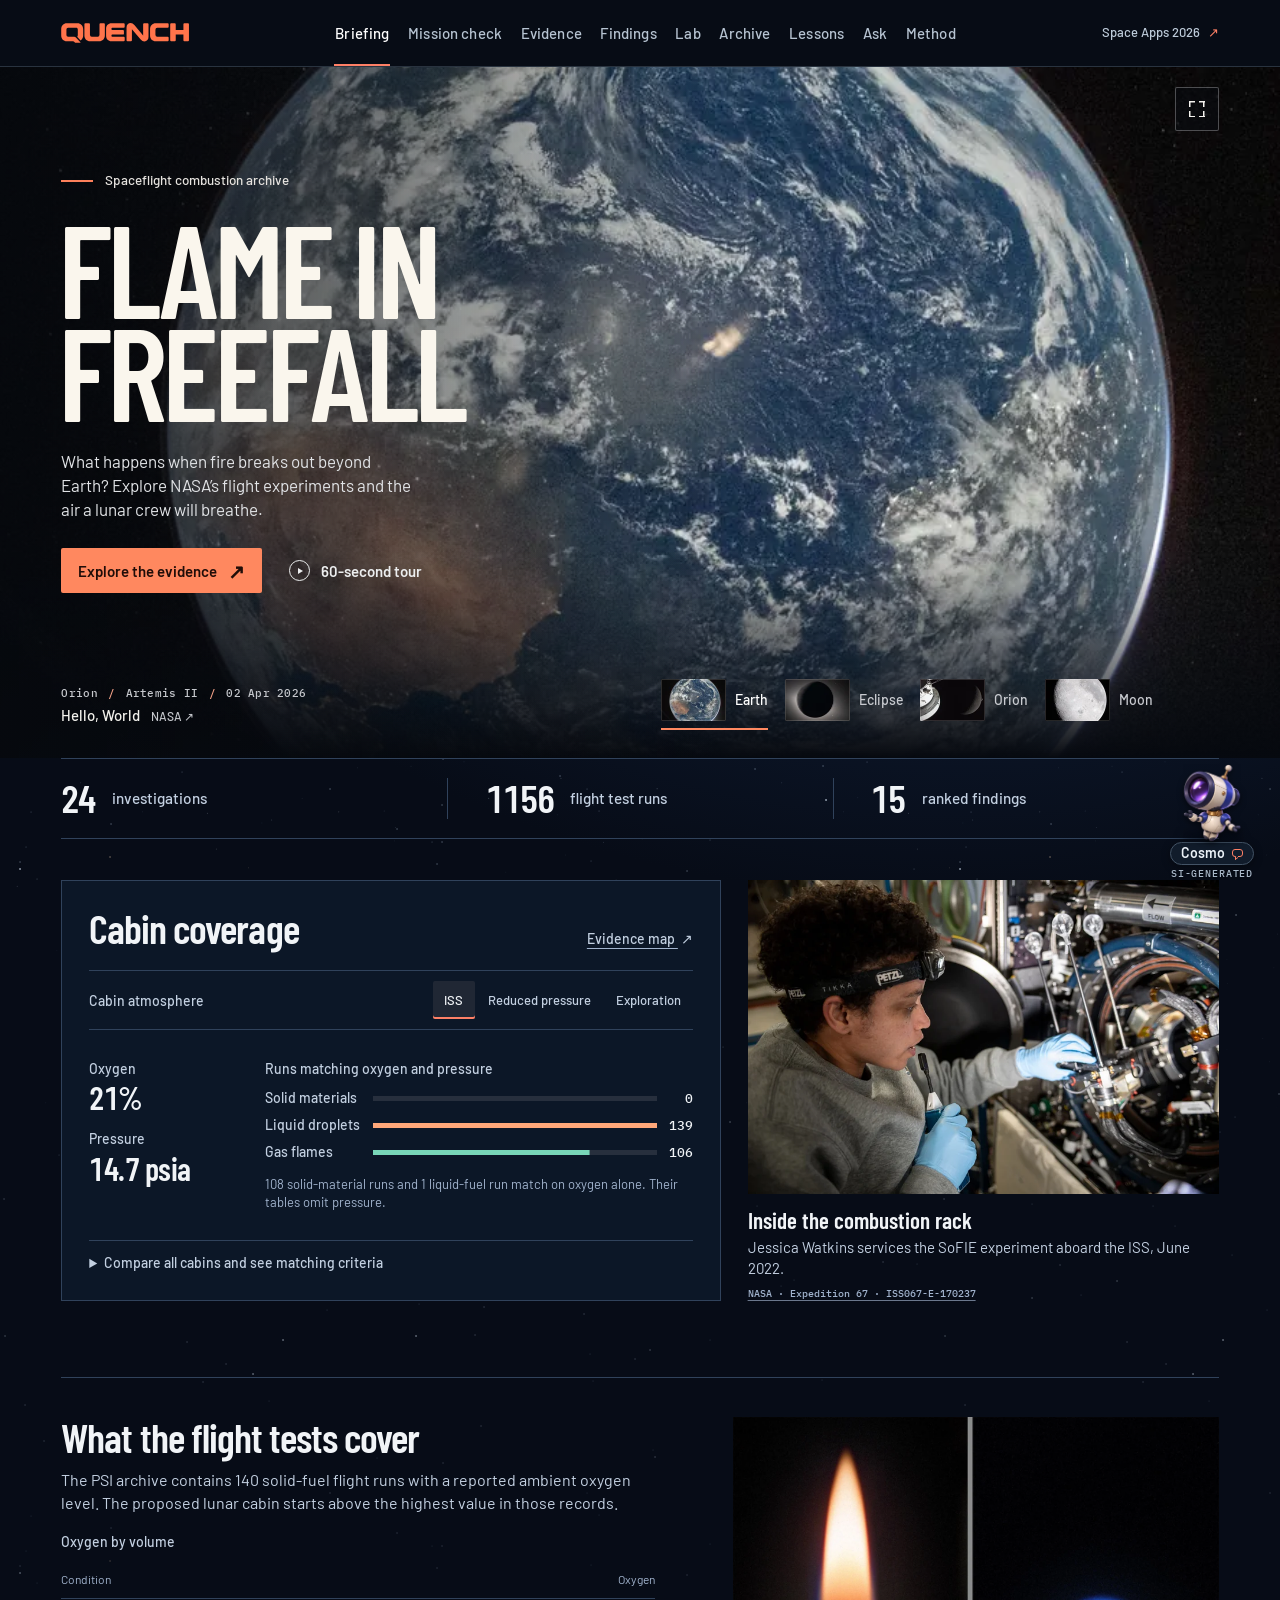
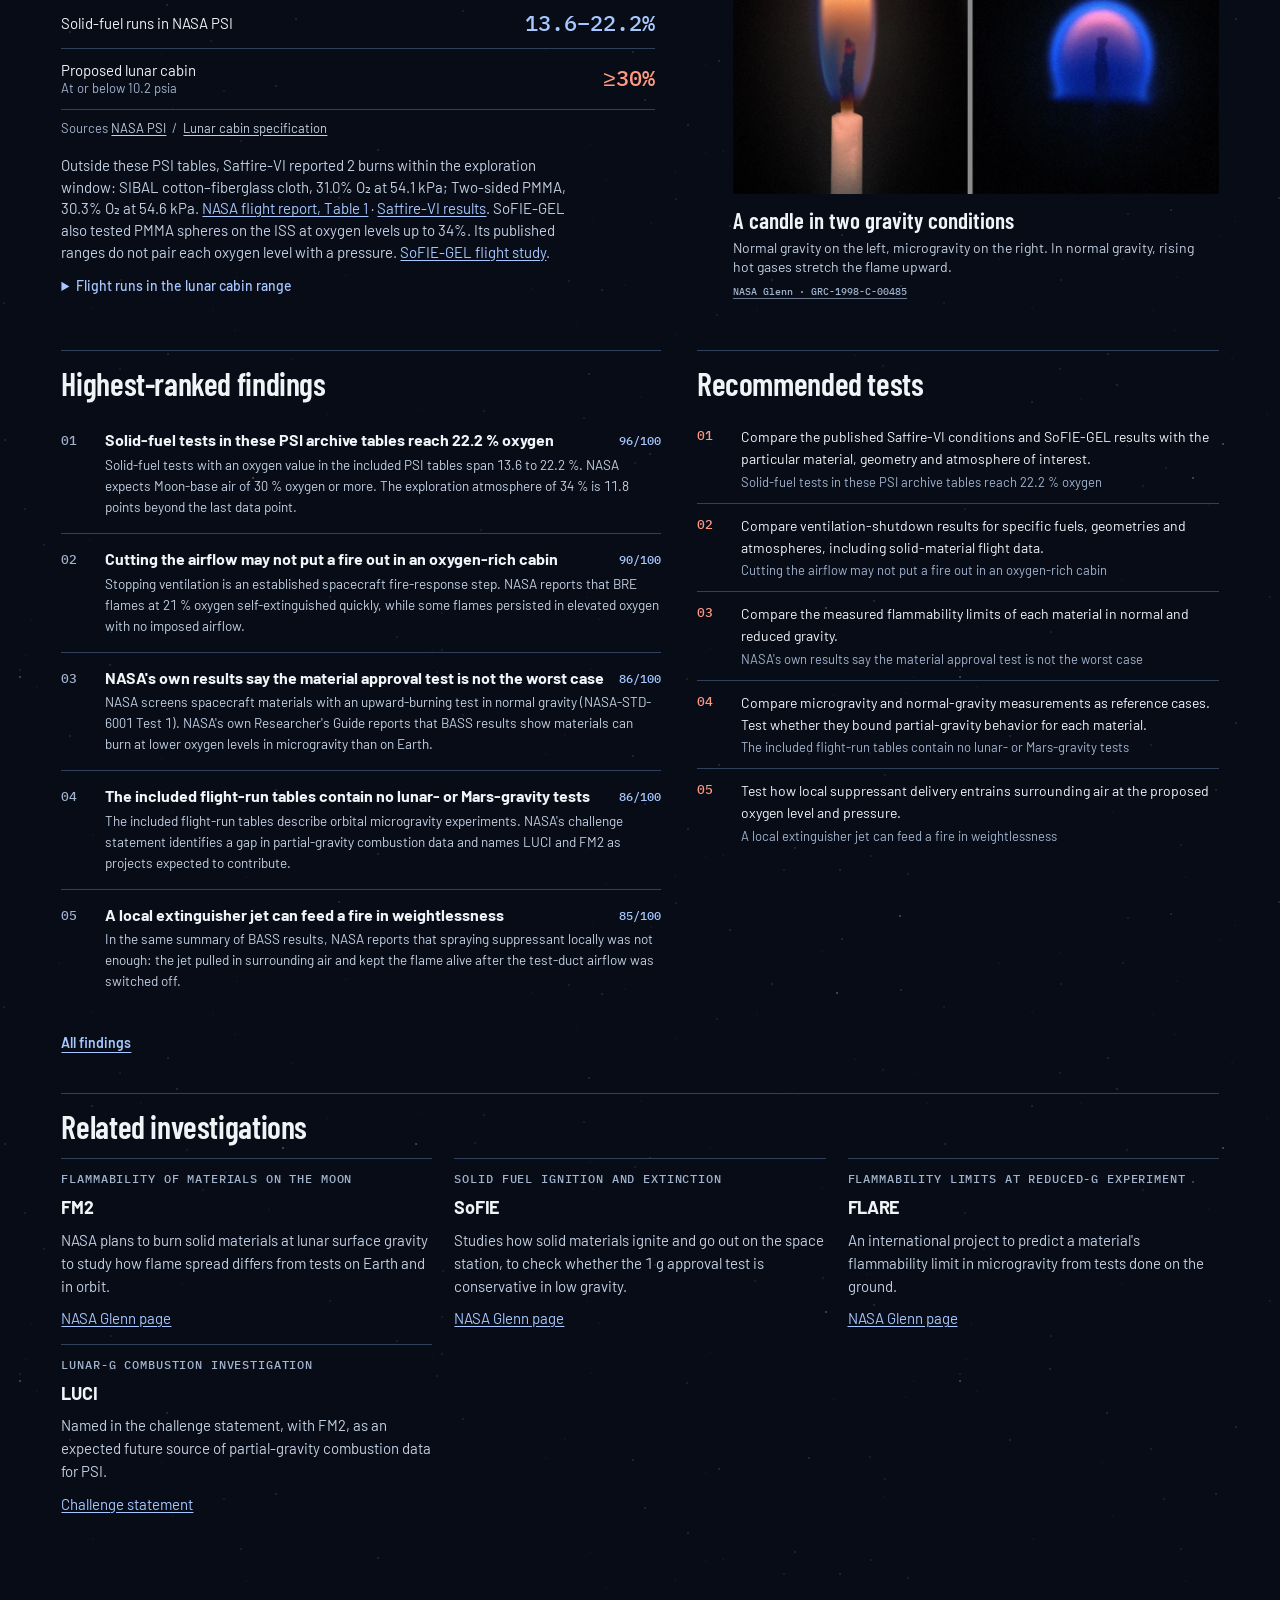
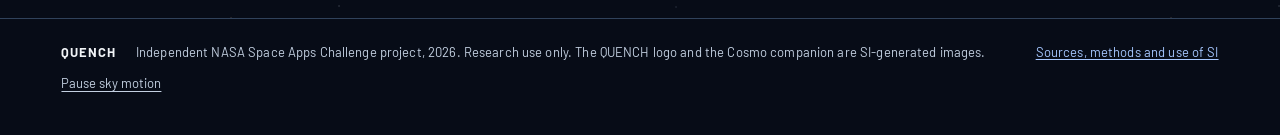
<file: flame-in-freefall/web/index.html>
<!doctype html>
<html lang="en">
<head>
<meta charset="utf-8">
<meta name="viewport" content="width=device-width, initial-scale=1, viewport-fit=cover">
<!-- Only this site's own scripts, styles, images and fonts may load, and the page may talk only to its own
     origin and the QUENCH question service. Nothing inline runs as script. The server repeats this as a header. -->
<meta http-equiv="Content-Security-Policy" content="default-src 'none'; script-src 'self'; style-src 'self' 'unsafe-inline'; img-src 'self'; font-src 'self'; connect-src 'self' https://nasa.cartify.ink; form-action 'none'; base-uri 'none'; object-src 'none'">
<meta name="referrer" content="strict-origin-when-cross-origin">
<title>QUENCH</title>
<meta name="theme-color" content="#080f1a">
<meta name="claude:viewport-fit-sides" content="cover">
<meta name="description" content="QUENCH: fire-safety evidence for crews beyond Earth. Explore flight tests in NASA’s open combustion archive and compare them with the air a crew will breathe.">
<meta name="generator" content="Hand-written static site. The original code and draft text used Claude (Anthropic). The interface redesign used OpenAI Codex.">
<meta name="si-disclosure" content="Claude assisted with code, data normalisation, draft summaries, findings and analyst answers. Ask uses Claude or archive excerpts from challenge organizer resources and labels each result. Run statistics are recomputed from archived PSI tables. The build checks cited numbers and selected source quotations. OpenAI image generation was used to design the QUENCH logo and Cosmo, the archive companion. The photographs are credited to their sources. Experimental imagery comes from NASA.">
<meta property="og:type" content="website">
<meta property="og:site_name" content="QUENCH">
<meta property="og:title" content="QUENCH: fire-safety evidence for crews beyond Earth">
<meta property="og:description" content="NASA's microgravity combustion flight tests, ranked, compared and checked against the air a Moon base will use. NASA Space Apps Challenge 2026, Flame in Freefall.">
<meta property="og:url" content="https://nasa.cartify.ink/">
<meta property="og:image" content="https://nasa.cartify.ink/img/social-card.jpg">
<meta property="og:image:width" content="1200">
<meta property="og:image:height" content="630">
<meta property="og:image:alt" content="QUENCH briefing: flight test runs compared with the oxygen and pressure of crew cabins.">
<meta name="twitter:card" content="summary_large_image">
<link rel="icon" type="image/svg+xml" href="img/quench-sign.svg">
<link rel="preload" as="font" type="font/woff2" crossorigin href="fonts/barlow-600.woff2">
<style>
/* Shared structure and scientific chart primitives. */
:root {
  --bg: #ffffff; --sunk: #f1f3f6; --ink: #0b0c0e; --ink2: #434851; --ink3: #6a7280;
  --rule: #d4d8df; --strong: #0b0c0e; --blue: #0b3d91; --blue-ink: #ffffff; --red: #d42a1a; --focus: #2f7df6;
  --s1: #2a78d6; --s2: #eb6834; --s3: #1baf7a; --s4: #eda100;
  --good: #0a7a0a; --good-bg: #e2f2e0; --warn: #855900; --warn-bg: #fcefc9; --crit: #c2281b; --crit-bg: #fbe3df; --info: #0b3d91; --info-bg: #e2eaf7;
  --cover: #05070b; --cover-2: #0e1219; --cover-ink: #f4f6f9; --cover-ink2: #a9b1bf; --cover-rule: #2b3241; --cover-red: #ff4b2e; --cover-blue: #5aa2ff;
  --sans: "Public Sans", "Helvetica Neue", Helvetica, Arial, sans-serif;
  --mono: "DM Mono", ui-monospace, "SFMono-Regular", Menlo, Consolas, monospace;
}
@media (prefers-color-scheme: dark) { :root:not([data-theme="light"]) {
  --bg: #0a0c10; --sunk: #151a23; --ink: #f1f3f6; --ink2: #b8bec9; --ink3: #8891a1;
  --rule: #262d39; --strong: #f1f3f6; --blue: #8fb2ff; --blue-ink: #0a0c10; --red: #ff5f45; --focus: #7fb0ff;
  --s1: #3987e5; --s2: #d95926; --s3: #199e70; --s4: #c98500;
  --good: #58c658; --good-bg: #11301a; --warn: #f0b93a; --warn-bg: #33290f; --crit: #ff8573; --crit-bg: #3b1612; --info: #8fb2ff; --info-bg: #152444;
  color-scheme: dark } }
:root[data-theme="dark"] {
  --bg: #0a0c10; --sunk: #151a23; --ink: #f1f3f6; --ink2: #b8bec9; --ink3: #8891a1;
  --rule: #262d39; --strong: #f1f3f6; --blue: #8fb2ff; --blue-ink: #0a0c10; --red: #ff5f45; --focus: #7fb0ff;
  --s1: #3987e5; --s2: #d95926; --s3: #199e70; --s4: #c98500;
  --good: #58c658; --good-bg: #11301a; --warn: #f0b93a; --warn-bg: #33290f; --crit: #ff8573; --crit-bg: #3b1612; --info: #8fb2ff; --info-bg: #152444;
  color-scheme: dark }

* { box-sizing: border-box; }
[hidden] { display: none !important; }
html { scroll-padding-top: 64px; }
body { margin: 0; background: var(--bg); color: var(--ink); font: 15px/1.55 var(--sans); -webkit-text-size-adjust: 100%; }
body::before { content: ""; position: fixed; inset: 0 0 auto; height: env(safe-area-inset-top, 0px); z-index: 30; background: var(--cover); }
.wrap { max-width: 1180px; margin: 0 auto; padding-left: max(16px, env(safe-area-inset-left, 0px)); padding-right: max(16px, env(safe-area-inset-right, 0px)); }
a { color: var(--blue); text-underline-offset: 2px; }
h1, h2, h3, h4, p { margin: 0; }
h2 { font-size: clamp(24px, 3.2vw, 34px); font-weight: 800; letter-spacing: -0.02em; line-height: 1.1; text-wrap: balance; }
h3 { font-size: 16px; font-weight: 700; line-height: 1.3; }
.lab { font: 500 11.5px/1.3 var(--mono); letter-spacing: 0.09em; text-transform: uppercase; color: var(--ink3); }
.sub { color: var(--ink2); max-width: 70ch; }
.fine { font-size: 13px; color: var(--ink3); max-width: 86ch; }
.num, .mono { font-family: var(--mono); font-variant-numeric: tabular-nums; }
:focus-visible { outline: 2px solid var(--focus); outline-offset: 2px; }
button, input, select { font: inherit; color: inherit; }
button { cursor: pointer; }

/* masthead */
.mast { position: sticky; top: env(safe-area-inset-top, 0px); z-index: 20; background: var(--cover); color: var(--cover-ink); border-bottom: 1px solid var(--cover-rule); }
.mast .wrap { display: flex; align-items: stretch; gap: 22px; min-height: 52px; }
.brand { display: flex; align-items: center; gap: 10px; color: var(--cover-ink); text-decoration: none; font-weight: 900; font-size: 19px; letter-spacing: 0.01em; flex: none; }
.brand svg { display: block; }
.tabs { display: flex; gap: 0; overflow-x: auto; scrollbar-width: none; min-width: 0; flex: 1; }
.tabs::-webkit-scrollbar { display: none; }
.tabs a { display: flex; align-items: center; padding: 0 12px; color: var(--cover-ink2); text-decoration: none; font: 500 12px var(--mono); letter-spacing: 0.07em; text-transform: uppercase; white-space: nowrap; border-bottom: 3px solid transparent; border-top: 3px solid transparent; }
.tabs a:hover { color: var(--cover-ink); }
.tabs a[aria-current="page"] { color: var(--cover-ink); border-bottom-color: var(--cover-red); }
.mast .tag { display: flex; align-items: center; font: 500 11px var(--mono); letter-spacing: 0.08em; color: var(--cover-ink2); white-space: nowrap; flex: none; }

.btn { display: inline-flex; align-items: center; gap: 8px; border: 1px solid var(--strong); background: var(--strong); color: var(--bg); padding: 10px 16px; font: 500 13px var(--mono); letter-spacing: 0.06em; text-transform: uppercase; text-decoration: none; border-radius: 2px; }
.btn.line { background: transparent; color: var(--ink); }
.facts { display: grid; grid-template-columns: repeat(4, minmax(0, 1fr)); border-top: 1px solid var(--cover-rule); }
.facts div { padding: 18px 18px 22px 0; border-right: 1px solid var(--cover-rule); margin-right: 18px; }
.facts div:last-child { border-right: 0; margin-right: 0; }
.facts b { display: block; font-size: clamp(30px, 4.4vw, 52px); font-weight: 800; letter-spacing: -0.03em; line-height: 1; }
.facts b.hot { color: var(--cover-red); }
.facts span { display: block; font-size: 13px; color: var(--cover-ink2); margin-top: 8px; max-width: 26ch; }

/* pages */
.view { padding-block: 30px 56px; display: flex; flex-direction: column; gap: 22px; }
.sec { border-top: 3px solid var(--strong); padding-top: 12px; display: grid; grid-template-columns: 64px minmax(0, 1fr); gap: 4px 0; }
.sec .no { font: 500 13px var(--mono); color: var(--ink3); padding-top: 9px; }
.sec .sub { grid-column: 2; margin-top: 6px; }
.cols { display: grid; grid-template-columns: minmax(0, 1.15fr) minmax(0, 1fr); gap: 28px 36px; }
.cols.even { grid-template-columns: minmax(0, 1fr) minmax(0, 1fr); }
.cols.side { grid-template-columns: minmax(0, 340px) minmax(0, 1fr); align-items: start; }
@media (min-width: 861px) { #mcform { position: sticky; top: 74px; } }
.block { border-top: 1px solid var(--strong); padding-top: 12px; display: flex; flex-direction: column; gap: 12px; min-width: 0; }
.block > .lab { color: var(--ink); }
.frame { border: 1px solid var(--rule); padding: 14px; min-width: 0; }
.tablewrap { overflow-x: auto; }
table { border-collapse: collapse; width: 100%; font-size: 13.5px; }
th { text-align: left; font: 500 11px var(--mono); letter-spacing: 0.07em; text-transform: uppercase; color: var(--ink3); padding: 8px 10px 8px 0; border-bottom: 1px solid var(--strong); white-space: nowrap; }
td { padding: 9px 10px 9px 0; border-bottom: 1px solid var(--rule); vertical-align: top; }
td.n, th.n { text-align: right; white-space: nowrap; font-family: var(--mono); font-variant-numeric: tabular-nums; }
tr.row { cursor: pointer; }
tr.row:hover td { background: var(--sunk); }
.kdot { display: inline-block; width: 8px; height: 8px; border-radius: 50%; margin-right: 6px; }

/* controls */
.controls { display: flex; flex-wrap: wrap; gap: 10px 20px; align-items: center; }
.group { display: flex; flex-wrap: wrap; gap: 6px; align-items: center; }
.group > .lab { margin-right: 4px; }
.chip { border: 1px solid var(--rule); background: var(--bg); padding: 6px 11px; font-size: 13px; border-radius: 2px; display: inline-flex; align-items: center; gap: 6px; text-align: left; }
.chip:hover { border-color: var(--ink3); }
.chip[aria-pressed="true"] { background: var(--strong); border-color: var(--strong); color: var(--bg); }
.chip .sw { width: 9px; height: 9px; border-radius: 50%; flex: none; }
.chip[aria-pressed="false"] .sw { opacity: .4; }
.field { display: flex; flex-direction: column; gap: 5px; font-size: 13px; color: var(--ink2); }
.field > span { display: flex; justify-content: space-between; gap: 8px; }
.field output { font-family: var(--mono); color: var(--ink); }
input[type="range"] { width: 100%; accent-color: var(--blue); margin: 0; }
select, .search { border: 1px solid var(--rule); background: var(--bg); padding: 8px 10px; border-radius: 2px; min-width: 0; }
.search { flex: 1 1 240px; }
.checks { display: grid; grid-template-columns: repeat(2, minmax(0, 1fr)); gap: 6px 14px; font-size: 13.5px; color: var(--ink); }
.checks label { display: flex; gap: 7px; align-items: flex-start; }
.checks input { margin-top: 3px; accent-color: var(--blue); }
.seg { display: inline-flex; border: 1px solid var(--rule); border-radius: 2px; overflow: hidden; align-self: flex-start; }
.seg button { border: 0; background: var(--bg); padding: 6px 13px; font-size: 13px; border-right: 1px solid var(--rule); }
.seg button:last-child { border-right: 0; }
.seg button[aria-pressed="true"] { background: var(--strong); color: var(--bg); }

/* grades and status */
.grade { display: inline-flex; align-items: center; gap: 8px; font: 500 12px var(--mono); letter-spacing: 0.04em; text-transform: uppercase; white-space: nowrap; }
.grade i { font-style: normal; display: inline-flex; align-items: center; justify-content: center; width: 22px; height: 22px; font-size: 13px; }
.grade.A { color: var(--good); } .grade.A i { background: var(--good-bg); }
.grade.B { color: var(--info); } .grade.B i { background: var(--info-bg); }
.grade.C { color: var(--warn); } .grade.C i { background: var(--warn-bg); }
.grade.D { color: var(--crit); } .grade.D i { background: var(--crit-bg); }
.pill { display: inline-flex; align-items: center; gap: 6px; align-self: flex-start; padding: 3px 9px; font: 500 12px var(--mono); letter-spacing: 0.03em; }
.pill.none { background: var(--crit-bg); color: var(--crit); } .pill.thin { background: var(--warn-bg); color: var(--warn); } .pill.ok { background: var(--good-bg); color: var(--good); }
.ok { color: var(--good); font-weight: 600; } .no { color: var(--crit); font-weight: 600; }
.tagk { font: 500 11px var(--mono); letter-spacing: 0.04em; border: 1px solid var(--rule); padding: 1px 6px; color: var(--ink2); white-space: nowrap; }
.tagk.k { background: var(--sunk); border-color: transparent; }

/* briefing */
.toplist { display: flex; flex-direction: column; }
.toplist a { display: grid; grid-template-columns: 34px minmax(0, 1fr) auto; gap: 4px 10px; padding: 12px 0; border-bottom: 1px solid var(--rule); color: var(--ink); text-decoration: none; }
.toplist a:hover h3 { text-decoration: underline; }
.toplist .r { font: 500 13px var(--mono); color: var(--ink3); padding-top: 2px; }
.toplist p { grid-column: 2 / -1; font-size: 13.5px; color: var(--ink2); }
.toplist .sc { font: 500 12px var(--mono); color: var(--ink3); padding-top: 3px; }
.matrix { display: grid; grid-template-columns: minmax(96px, 1fr) repeat(3, minmax(0, 1fr)); border-top: 1px solid var(--rule); border-left: 1px solid var(--rule); font-size: 13px; }
.matrix > div { border-right: 1px solid var(--rule); border-bottom: 1px solid var(--rule); padding: 9px 10px; min-width: 0; }
.matrix .h { font: 500 11px/1.35 var(--mono); letter-spacing: 0.05em; text-transform: uppercase; color: var(--ink3); background: var(--sunk); }
.matrix .c b { display: block; font: 500 22px var(--mono); line-height: 1.1; }
.matrix .c.none { background: var(--crit-bg); } .matrix .c.none b { color: var(--crit); }
.matrix .c.thin { background: var(--warn-bg); } .matrix .c.thin b { color: var(--warn); }
.matrix .c.ok b { color: var(--good); }
.matrix .c span { font-size: 12px; color: var(--ink2); }
.todo { margin: 0; padding: 0; list-style: none; counter-reset: t; display: flex; flex-direction: column; }
.todo li { counter-increment: t; display: grid; grid-template-columns: 34px minmax(0, 1fr); gap: 2px 10px; padding: 11px 0; border-bottom: 1px solid var(--rule); font-size: 14px; }
.todo li::before { content: counter(t, decimal-leading-zero); font: 500 13px var(--mono); color: var(--red); padding-top: 1px; }
.todo li span { grid-column: 2; font-size: 13px; color: var(--ink3); }
.figbox svg { display: block; width: 100%; height: auto; }
#chart, #pchart, #vchart { width: 100%; min-width: 0; }
#chart svg, #pchart svg, #vchart svg { display: block; width: 100%; }
svg text { font-family: var(--sans); fill: var(--ink2); }
.cover svg text { fill: var(--cover-ink2); font-family: var(--mono); }
.bub { cursor: pointer; }
.legend { display: flex; flex-wrap: wrap; gap: 6px 18px; font-size: 12.5px; color: var(--ink2); margin-top: 8px; align-items: center; }
.legend span { display: inline-flex; align-items: center; gap: 6px; }
.legend i { width: 10px; height: 10px; border-radius: 50%; display: inline-block; }
.chip .sw-tri { flex: none; } .chip[aria-pressed="false"] .sw-tri { opacity: .4; }
.tip { position: fixed; z-index: 40; pointer-events: none; background: var(--strong); color: var(--bg); padding: 9px 11px; font-size: 12.5px; line-height: 1.45; max-width: 270px; }
.tip b { font-size: 13px; } .tip .t2 { opacity: .75; }

/* mission check */
.verdict { border: 1px solid var(--strong); padding: 16px; display: grid; grid-template-columns: minmax(0, 1fr) auto; gap: 8px 20px; align-items: center; }
.verdict h3 { font-size: 20px; font-weight: 800; letter-spacing: -0.01em; }
.verdict .meter { display: flex; gap: 3px; }
.verdict .meter i { width: 18px; height: 26px; background: var(--sunk); border: 1px solid var(--rule); }
.verdict .meter i.A { background: var(--good); border-color: var(--good); } .verdict .meter i.B { background: var(--info); border-color: var(--info); }
.verdict .meter i.C { background: var(--warn); border-color: var(--warn); } .verdict .meter i.D { background: var(--crit); border-color: var(--crit); }
.verdict p { grid-column: 1 / -1; color: var(--ink2); font-size: 14px; }
.score { display: flex; flex-direction: column; }
.score .q { display: grid; grid-template-columns: minmax(0, 1fr) 200px; gap: 4px 16px; padding: 13px 0; border-bottom: 1px solid var(--rule); }
.score .q h3 { font-size: 15px; }
.score .q p { grid-column: 1; font-size: 13.5px; color: var(--ink2); }
.score .q .grade { grid-column: 2; grid-row: 1; justify-self: end; }
.score .q .refs { grid-column: 1 / -1; font-size: 12.5px; color: var(--ink3); }
.score .q ul { grid-column: 1 / -1; margin: 2px 0 0; padding: 0; list-style: none; font-size: 13px; color: var(--ink2); display: flex; flex-direction: column; gap: 3px; }
.score .q ul li { display: grid; grid-template-columns: 170px minmax(0, 1fr); gap: 8px; }
.score .q ul b { font-weight: 600; color: var(--ink); }

/* findings */
details.f { border-bottom: 1px solid var(--rule); }
details.f summary { list-style: none; display: grid; grid-template-columns: 34px minmax(0, 1fr) auto 54px; gap: 4px 12px; padding: 13px 0; cursor: pointer; align-items: baseline; }
details.f summary::-webkit-details-marker { display: none; }
details.f summary .r { font: 500 13px var(--mono); color: var(--ink3); }
details.f summary .sc { font: 500 13px var(--mono); text-align: right; }
details.f summary:hover h3 { text-decoration: underline; }
details.f[open] summary h3 { color: var(--blue); }
details.f .body { display: grid; grid-template-columns: minmax(0, 1fr) 210px; gap: 14px 30px; padding: 0 0 18px 46px; }
details.f .body > div { display: flex; flex-direction: column; gap: 10px; min-width: 0; }
details.f dl { margin: 0; display: grid; grid-template-columns: 92px minmax(0, 1fr); gap: 6px 10px; font-size: 13.5px; }
details.f dt { font: 500 11px var(--mono); letter-spacing: 0.06em; text-transform: uppercase; color: var(--ink3); padding-top: 3px; }
details.f dd { margin: 0; color: var(--ink2); }
details.f dd.act { color: var(--ink); font-weight: 600; }
blockquote { margin: 0; padding: 2px 0 2px 14px; border-left: 3px solid var(--red); font-size: 13.5px; color: var(--ink); }
blockquote cite { display: block; font: 400 11.5px var(--mono); font-style: normal; margin-top: 5px; color: var(--ink3); }
.scores { display: flex; flex-direction: column; gap: 8px; font-size: 12px; color: var(--ink2); }
.scores div { display: grid; grid-template-columns: 1fr 20px; gap: 3px 6px; }
.scores .track { grid-column: 1 / -1; height: 4px; background: var(--sunk); }
.scores .track i { display: block; height: 100%; background: var(--ink); }
.scores b { text-align: right; font: 500 12px var(--mono); }
.weights { display: grid; grid-template-columns: repeat(auto-fit, minmax(200px, 1fr)); gap: 10px 26px; }

/* lab, lessons, archive, ask */
.pbig { font-size: 56px; font-weight: 800; letter-spacing: -0.03em; line-height: 1; }
.pbig small { display: block; font-size: 14px; font-weight: 400; color: var(--ink2); letter-spacing: 0; margin-top: 8px; line-height: 1.4; }
.effects { display: grid; grid-template-columns: minmax(0, 1fr) auto; gap: 5px 14px; font-size: 13.5px; color: var(--ink2); }
.effects b { font: 500 13px var(--mono); color: var(--ink); text-align: right; }
.thumbs { display: grid; grid-template-columns: repeat(auto-fit, minmax(210px, 1fr)); gap: 12px; }
.thumbs figure { margin: 0; border: 1px solid var(--rule); }
.thumbs img { display: block; width: 100%; height: auto; background: #000; }
.thumbs figcaption { padding: 7px 9px; font-size: 12px; color: var(--ink2); }
.hgrid { display: grid; grid-template-columns: repeat(auto-fit, minmax(250px, 1fr)); gap: 0; border-top: 1px solid var(--strong); border-left: 1px solid var(--rule); }
.hcard { border-right: 1px solid var(--rule); border-bottom: 1px solid var(--rule); padding: 16px; display: flex; flex-direction: column; gap: 9px; min-width: 0; }
.hcard .atm { align-self: flex-start; font: 500 11.5px var(--mono); background: var(--crit-bg); color: var(--crit); padding: 2px 7px; }
.hcard p { font-size: 13.5px; color: var(--ink2); }
.hcard .today { color: var(--ink); font-weight: 600; }
.rel { font: 500 10.5px var(--mono); letter-spacing: 0.05em; text-transform: uppercase; padding: 1px 6px; margin-left: 7px; white-space: nowrap; }
.rel.direct { background: var(--good-bg); color: var(--good); } .rel.indirect { background: var(--sunk); color: var(--ink2); } .rel.background { background: var(--sunk); color: var(--ink3); }
.detail td { background: var(--sunk); padding: 14px; }
.detail .dcols { display: grid; grid-template-columns: repeat(auto-fit, minmax(260px, 1fr)); gap: 14px 24px; font-size: 13.5px; color: var(--ink2); }
.detail h4 { margin: 0 0 4px; font: 500 11px var(--mono); text-transform: uppercase; letter-spacing: .07em; color: var(--ink3); }
.detail ol { margin: 0; padding-left: 18px; max-height: 220px; overflow: auto; }
.method { display: grid; grid-template-columns: repeat(auto-fit, minmax(300px, 1fr)); gap: 22px 36px; font-size: 14px; color: var(--ink2); }
.method > div { border-top: 1px solid var(--strong); padding-top: 10px; }
.method ul { margin: 6px 0 0; padding-left: 18px; display: flex; flex-direction: column; gap: 5px; }
footer { border-top: 1px solid var(--rule); padding-block: 18px 36px; font: 400 11.5px/1.6 var(--mono); letter-spacing: 0.04em; color: var(--ink3); }

@media (max-width: 860px) {
  .cols, .cols.even, .cols.side { grid-template-columns: 1fr; }
  .facts { grid-template-columns: repeat(2, minmax(0, 1fr)); }
  .facts div:nth-child(2) { border-right: 0; margin-right: 0; }
  .facts div:nth-child(-n+2) { border-bottom: 1px solid var(--cover-rule); }
  .sec { grid-template-columns: 40px minmax(0, 1fr); }
  .mast .tag { display: none; }
  .score .q { grid-template-columns: 1fr; } .score .q .grade { grid-column: 1; grid-row: auto; justify-self: start; }
  .score .q ul li { grid-template-columns: 1fr; gap: 0; }
  details.f summary { grid-template-columns: 28px minmax(0, 1fr) 44px; } details.f summary .tagk { display: none; }
  details.f .body { grid-template-columns: 1fr; padding-left: 0; }
  details.f dl { grid-template-columns: 1fr; gap: 1px; } details.f dt { margin-top: 6px; }
  .checks { grid-template-columns: 1fr; }
  .verdict { grid-template-columns: 1fr; }
}
/* briefing: oxygen context and the three ways in */
.o2ctx { display: grid; grid-template-columns: minmax(0, 1.15fr) minmax(0, 1fr); gap: 10px 36px; font-size: 14.5px; color: var(--ink2); }
.o2ctx p { max-width: 70ch; } .o2ctx b { color: var(--ink); }
.o2ctx blockquote { grid-column: 2; grid-row: 1 / span 2; margin: 0; border-left: 3px solid var(--red); padding: 2px 0 2px 14px; font-size: 14px; color: var(--ink); align-self: start; }
.o2ctx blockquote cite { display: block; margin-top: 6px; font: 500 11.5px var(--mono); font-style: normal; color: var(--ink3); }
#earthq { grid-template-columns: minmax(0, 1fr); } #earthq blockquote { grid-column: 1; grid-row: auto; }
/* archive: ranking, detail, compare */
details.how { border: 1px solid var(--rule); padding: 0 14px; }
details.how summary { cursor: pointer; padding: 11px 0; font: 500 12px var(--mono); letter-spacing: 0.06em; text-transform: uppercase; }
details.how[open] { padding-bottom: 14px; } details.how .fine { margin-top: 12px; max-width: none; }
.sccell { white-space: nowrap; min-width: 96px; } .sccell b { font: 500 15px var(--mono); }
.sbar { display: flex; gap: 2px; height: 5px; margin-top: 5px; width: 96px; background: var(--sunk); margin-left: auto; }
.sbar i { display: block; height: 100%; background: var(--ink); }
.cmpbox { display: flex; justify-content: center; padding: 6px; cursor: pointer; } .cmpbox input { width: 17px; height: 17px; accent-color: var(--red); }
.detail ul { margin: 0; padding-left: 17px; } .detail ul li { margin: 2px 0; overflow-wrap: anywhere; }
.detail ul.why { list-style: none; padding: 0; } .detail ul.why li { display: grid; grid-template-columns: 34px minmax(0, 1fr); gap: 8px; }
.detail ul.why b { font: 500 13px var(--mono); color: var(--ink); text-align: right; }
.compare { border: 1px solid var(--strong); padding: 14px; display: flex; flex-direction: column; gap: 12px; }
.cmphead { display: flex; flex-wrap: wrap; gap: 8px 16px; align-items: center; } .cmphead p { flex: 1 1 320px; font-size: 13.5px; color: var(--ink2); }
table.cmp th[scope="row"] { text-align: left; font-weight: 600; width: 190px; min-width: 150px; color: var(--ink); }
table.cmp th[scope="row"] .tagk { margin-left: 8px; font-weight: 500; }
table.cmp td { min-width: 190px; overflow-wrap: anywhere; font-size: 13.5px; color: var(--ink2); vertical-align: top; }
table.cmp tr.same td { background: var(--good-bg); color: var(--ink); }
a.chip { text-decoration: none; color: inherit; } .hcard > .chip { align-self: flex-start; } button.chip:disabled { opacity: .45; cursor: default; }
.todo li b { font-weight: 600; } .todo li .rel { font-size: 10.5px; }
@media (max-width: 860px) { .o2ctx { grid-template-columns: 1fr; } .o2ctx blockquote { grid-column: 1; grid-row: auto; } }
</style>
<link rel="stylesheet" href="console.css?v=395ae665d7">
<link rel="stylesheet" href="cosmo.css?v=8df6d73ce7">
<link rel="stylesheet" href="flight.css?v=9099f30fcb">
<link rel="stylesheet" href="flight-gallery.css?v=bbb13f238b">
<link rel="stylesheet" href="briefing.css?v=82ea3259dd">
<link rel="stylesheet" href="evidence-inspector.css?v=32425069b0">
</head>
<body>
<a href="#main-content" class="skip-link">Skip to content</a>
<header class="mast"><div class="wrap">
  <a class="brand" href="#brief" data-go="brief" aria-label="QUENCH, briefing">
    <img src="img/quench-logotype.svg" alt="QUENCH">
  </a>
  <nav class="tabs" id="tabs" aria-label="Sections"></nav>
  <a class="event-link" href="https://www.spaceappschallenge.org/2026/challenges/flame-in-freefall/" target="_blank" rel="noopener">Space Apps 2026 <span aria-hidden="true">↗</span></a>
</div></header>

<main id="main-content" tabindex="-1">
<div class="star-field" aria-hidden="true"></div>
<div class="page" id="v-brief">
  <section class="report-cover" aria-labelledby="hero-title">
    <div class="lunar-stage">
      <div class="lunar-sight" aria-label="Artemis II flight photographs" role="group">
        <figure data-frame="earthlight" data-title="Hello, World" data-date="2026-04-02" data-record="https://www.nasa.gov/image-article/hello-world/" aria-hidden="false">
          <picture>
            <source media="(max-width: 680px)" srcset="img/artemis-earthlight-mobile.webp">
            <img src="img/artemis-earthlight.webp" width="1920" height="1144" fetchpriority="high" alt="The blue Earth seen from Orion, with spiralling white clouds, the African continent and a thin green aurora at the edge.">
          </picture>
        </figure>
        <figure data-frame="eclipse" data-title="Artemis II in eclipse" data-date="2026-04-06" data-record="https://www.nasa.gov/image-detail/amf-art002e009301/" aria-hidden="true">
          <picture>
            <source media="(max-width: 680px)" srcset="img/artemis-eclipse-mobile.webp">
            <img src="img/artemis-eclipse.webp" width="1920" height="1144" loading="lazy" alt="A halo of sunlight surrounds the dark lunar disk. Stars and faint details on the Moon are visible from Orion.">
          </picture>
        </figure>
        <figure data-frame="orion" data-title="Orion, the Moon and Earth" data-date="2026-04-06" data-record="https://www.nasa.gov/image-detail/amf-art002e009567/" aria-hidden="true">
          <picture>
            <source media="(max-width: 680px)" srcset="img/artemis-orion-mobile.webp">
            <img src="img/artemis-orion.webp" width="1920" height="1144" loading="lazy" alt="Orion’s sunlit hull faces the crescent Moon. A small blue crescent of Earth appears just past the lunar horizon.">
          </picture>
        </figure>
        <figure data-frame="flyby" data-title="The Moon during the Artemis II flyby" data-date="2026-04-06" data-record="https://www.nasa.gov/image-detail/amf-art002e009582/" aria-hidden="true">
          <picture>
            <source media="(max-width: 680px)" srcset="img/lunar-cover-mobile.webp">
            <img src="img/lunar-cover.webp" width="1440" height="1440" loading="lazy" alt="Craters pick up sunlight along the shadowed edge of the Moon as the Artemis II crew flies past.">
          </picture>
        </figure>
      </div>
      <div class="wrap cover-content">
        <div class="cover-copy">
          <p class="collection-name">Spaceflight combustion archive</p>
          <h1 id="hero-title">Flame in <span>freefall</span></h1>
          <p class="cover-deck">What happens when fire breaks out beyond Earth? Explore NASA’s flight experiments and the air a lunar crew will breathe.</p>
          <div class="cover-tour">
            <a class="explore-map" href="#evidence" data-go="evidence">Explore the evidence <span aria-hidden="true">↗</span></a>
            <button type="button" class="tour-link" data-tour-start><span class="play-tour" aria-hidden="true"></span>60-second tour</button>
          </div>
        </div>
      </div>
      <div class="wrap cover-rail">
        <div class="photo-credit">
          <p>Orion <span>/</span> Artemis II <span>/</span> <time datetime="2026-04-02">02 Apr 2026</time></p>
          <a id="photo-source" href="https://www.nasa.gov/image-article/hello-world/" target="_blank" rel="noopener">Hello, World <span>NASA ↗</span></a>
        </div>
        <div class="photo-controls" role="group" aria-label="Choose a flight photograph">
          <button type="button" data-photo="earthlight" aria-pressed="true"><span class="photo-thumb" aria-hidden="true"></span>Earth</button>
          <button type="button" data-photo="eclipse" aria-pressed="false"><span class="photo-thumb" aria-hidden="true"></span>Eclipse</button>
          <button type="button" data-photo="orion" aria-pressed="false"><span class="photo-thumb" aria-hidden="true"></span>Orion</button>
          <button type="button" data-photo="flyby" aria-pressed="false"><span class="photo-thumb" aria-hidden="true"></span>Moon</button>
        </div>
        <button type="button" id="photo-open" aria-label="Enlarge selected photograph" title="Enlarge photograph" aria-haspopup="dialog" aria-controls="photo-viewer"><span class="zoom-glyph" aria-hidden="true"></span></button>
      </div>
    </div>
    <dialog id="photo-viewer" aria-labelledby="viewer-title">
      <div class="photo-viewer-bar">
        <span>Artemis II <time class="viewer-date" datetime="2026-04-02">02 Apr 2026</time></span>
        <button type="button" id="photo-close" autofocus>Close <span aria-hidden="true">×</span></button>
      </div>
      <div class="photo-viewer-image"></div>
      <div class="photo-viewer-foot">
        <div aria-live="polite"><h2 id="viewer-title">Hello, World</h2><a id="viewer-source" href="https://www.nasa.gov/image-article/hello-world/" target="_blank" rel="noopener">View original at NASA ↗</a></div>
        <div class="viewer-arrows"><button type="button" data-step="-1" aria-label="Previous photograph">←</button><button type="button" data-step="1" aria-label="Next photograph">→</button></div>
      </div>
    </dialog>
    <div class="wrap"><nav class="collection-index" id="overview-metrics" aria-label="Explore the archive"></nav></div>
  </section>
  <div class="wrap cabin-workspace">
    <section class="cabin-panel" aria-labelledby="cabin-heading">
      <header class="cabin-header">
        <h2 id="cabin-heading">Cabin coverage</h2>
        <a class="cabin-evidence" id="cabin-evidence" href="?cabin=iss#evidence">Evidence map <span aria-hidden="true">↗</span></a>
      </header>
      <div class="cabin-config">
        <h3 class="cabin-label" id="cabin-selector-label">Cabin atmosphere</h3>
        <div class="cabin-switch" role="group" aria-labelledby="cabin-selector-label">
          <button type="button" data-cabin="iss" aria-pressed="true">ISS</button>
          <button type="button" data-cabin="eva" aria-pressed="false">Reduced pressure</button>
          <button type="button" data-cabin="exp" aria-pressed="false">Exploration</button>
        </div>
      </div>
      <div class="cabin-body">
        <dl class="cabin-readouts">
          <div><dt>Oxygen</dt><dd id="cabin-o2"></dd></div>
          <div><dt>Pressure</dt><dd id="cabin-pressure"></dd></div>
        </dl>
        <div class="cabin-runs" role="status" aria-live="polite" aria-atomic="true">
          <h3 class="cabin-label">Runs matching oxygen and pressure</h3>
          <div id="cabin-chart"></div>
          <p class="fine" id="cabin-partial"></p>
        </div>
      </div>
      <details class="cabin-method">
        <summary>Compare all cabins and see matching criteria</summary>
        <p class="fine" id="matrixnote"></p>
        <div class="tablewrap"><table class="cabin-comparison" id="matrix1" aria-label="Flight runs by fuel and cabin atmosphere"></table></div>
      </details>
    </section>
    <figure class="station-photo">
      <picture>
        <source media="(max-width: 620px)" srcset="img/flight-photo-mobile.webp">
        <img src="img/flight-photo.webp" width="1440" height="960" loading="lazy" alt="Jessica Watkins reaches into the open combustion rack aboard the International Space Station.">
      </picture>
      <figcaption>
        <strong>Inside the combustion rack</strong>
        <span>Jessica Watkins services the SoFIE experiment aboard the ISS, June 2022.</span>
        <a href="https://www.nasa.gov/humans-in-space/best-space-station-science-imagery-of-2022/#:~:text=Igniting%20science" target="_blank" rel="noopener">NASA · Expedition 67 · ISS067-E-170237</a>
      </figcaption>
    </figure>
  </div>
  <div class="wrap field-report">
    <article class="oxygen-story" aria-labelledby="oxygen-heading">
      <div class="oxygen-copy">
        <h2 id="oxygen-heading">What the flight tests cover</h2>
        <p id="thesis"></p>
        <div id="gapfig"></div>
        <p class="archive-limit" id="archive-limit"></p>
        <details class="run-breakdown"><summary>Flight runs in the lunar cabin range</summary>
          <div id="o2ctx"></div>
        </details>
      </div>
      <figure class="candle-plate">
        <img src="img/gravity-flames.webp" width="1080" height="840" loading="lazy" alt="Two candle photographs. The flame at left is tall and yellow. The one at right forms a compact blue dome around the wick.">
        <figcaption>
          <strong>A candle in two gravity conditions</strong>
          <span>Normal gravity on the left, microgravity on the right. In normal gravity, rising hot gases stretch the flame upward.</span>
          <a href="https://science.nasa.gov/image-detail/amf-grc-1998-c-00485/" target="_blank" rel="noopener">NASA Glenn · GRC-1998-C-00485</a>
        </figcaption>
      </figure>
    </article>
  </div>
  <div class="wrap view briefing-notes">
    <div class="cols">
      <div class="block"><h2>Highest-ranked findings</h2><div class="toplist" id="toplist"></div><a class="btn line" href="#findings" data-go="findings" style="align-self:flex-start">All findings</a></div>
      <div class="block"><h2>Recommended tests</h2><ol class="todo" id="todo"></ol></div>
    </div>
    <div class="block"><h2>Related investigations</h2><div class="hgrid" id="nextgrid"></div></div>
  </div>
</div>

<!-- 02 mission check -->
<div class="page wrap view" id="v-mission" hidden>
  <div class="sec"><h2>Mission check</h2><p class="sub">Choose a cabin atmosphere and materials to see which fire-safety questions the flight records cover. Each grade links to the tests behind it.</p>
    <a class="artemis-credit" href="https://www.nasa.gov/image-article/earthset/" target="_blank" rel="noopener">Earthset, Artemis II<span> · NASA ↗</span></a>
  </div>
  <div class="cols side">
    <div class="block" id="mcform">
      <h3 class="lab">Cabin</h3>
      <div class="group" id="mcpresets" role="group" aria-label="Scenario"></div>
      <label class="field" for="mc_o2"><span>Oxygen <output id="mc_o2o"></output></span><input id="mc_o2" type="range" min="14" max="40" step="0.5"></label>
      <label class="field" for="mc_p"><span>Pressure <output id="mc_po"></output></span><input id="mc_p" type="range" min="6" max="15" step="0.1"></label>
      <div class="field"><span>Gravity</span><div class="seg" id="mc_g" role="group" aria-label="Gravity"></div></div>
      <label class="field" for="mc_flow"><span>Ventilation speed <output id="mc_flowo"></output></span><input id="mc_flow" type="range" min="0" max="30" step="1"></label>
      <div class="field"><span>Materials in the cabin</span><div class="checks" id="mc_mats"></div></div>
      <label class="field" for="mc_agent"><span>Extinguishing agent</span><select id="mc_agent"><option value="co2">Carbon dioxide</option><option value="n2">Nitrogen</option><option value="he">Helium</option></select></label>
      <div class="checks" style="grid-template-columns:1fr"><label><input type="checkbox" id="mc_liq"> Flammable liquids on board</label><label><input type="checkbox" id="mc_vent"> Fire response starts by stopping ventilation</label></div>
    </div>
    <div style="display:flex;flex-direction:column;gap:22px;min-width:0">
      <div class="verdict" id="mcverdict" aria-live="polite"></div>
      <div class="block"><h3 class="lab">Evidence scorecard</h3><div class="score" id="mcscore"></div></div>
      <div class="block"><h3 class="lab">Tests to prioritise</h3><ol class="todo" id="mcprio"></ol></div>
      <div class="block"><h3 class="lab">Relevant investigations</h3><ol class="todo" id="mcinv"></ol><a class="btn line" href="#archive" data-go="archive" style="align-self:flex-start">Full ranking in the archive</a></div>
      <div class="group"><button class="btn" id="mccopy">Copy report</button><a class="btn line" href="#evidence" id="mcmap">Show on evidence map</a><span class="fine" id="mccopied" role="status"></span></div>
      <p class="fine" id="mcrules"></p>
    </div>
  </div>
</div>

<!-- 03 evidence -->
<div class="page wrap view" id="v-evidence" hidden>
  <div class="sec"><h2>Evidence map</h2><p class="sub">Each circle groups flight runs from the <a href="https://psi.nasa.gov/physci/repo/search?q=combustion&amp;data_source=psi&amp;data_type=investigation" target="_blank" rel="noopener">NASA PSI archive</a> by fuel, ambient oxygen and pressure. Larger circles contain more runs. Triangles show results published outside the archive.</p>
    <a class="artemis-credit" href="https://www.nasa.gov/image-article/earthset/" target="_blank" rel="noopener">Earthset, Artemis II<span> · NASA ↗</span></a>
  </div>
  <div class="controls">
    <div class="group" id="atmchips" role="group" aria-label="Cabin atmosphere"><span class="lab">Atmosphere</span></div>
    <div class="group" id="kindchips" role="group" aria-label="What burned"><span class="lab">Show</span></div>
  </div>
  <div class="frame evidence-frame">
    <div class="map-heading"><div><h3>Oxygen and pressure</h3><p id="map-action">Select a point to inspect its records.</p></div><button class="chip" id="viewbtn" aria-pressed="false">Table view</button></div>
    <div id="chart"></div><div class="tablewrap" id="maptable" hidden></div><div class="legend" id="legend"></div>
  </div>
  <p class="fine" id="mapnote"></p>
  <p class="fine" id="mappub" hidden></p>
  <div class="block"><h3 class="lab">Matching runs by fuel type</h3><div class="matrix" id="matrix2"></div></div>
  <div class="block"><h3 class="lab">Between weightlessness and Earth · Saffire-II, sample by sample</h3>
    <div class="frame"><div id="gchart"></div><div class="legend" id="glegend"></div></div>
    <p class="fine" id="gnote"></p></div>
  <div class="block"><h3 class="lab">Flight test data</h3>
    <div class="group"><button class="chip" type="button" id="dlwin">Runs inside the window (CSV)</button><button class="chip" type="button" id="dlall">All runs (CSV)</button><a class="chip" href="downloads/README.txt" target="_blank" rel="noopener">Column notes</a></div>
    <p class="fine">Each row describes one run. Separate columns give ambient oxygen and burner oxidizer oxygen. Other fields include pressure, fuel, diluents, droplet size, airflow and outcome. The column notes document units and missing values.</p></div>
</div>

<!-- 04 findings -->
<div class="page wrap view" id="v-findings" hidden>
  <div class="sec"><h2>Ranked findings</h2><p class="sub">Filter by fire prevention, detection or suppression. Open a finding for its evidence, limitations, proposed action and sources. The ranking uses the project’s scores and the weights below.</p>
    <a class="artemis-credit" href="https://www.nasa.gov/image-article/earthset/" target="_blank" rel="noopener">Earthset, Artemis II<span> · NASA ↗</span></a>
  </div>
  <div class="block"><h3 class="lab">Ranking weights</h3><div class="weights" id="weights"></div></div>
  <div class="controls"><div class="group" id="pillarchips" role="group" aria-label="Filter by part of fire safety"><span class="lab">Fire safety</span></div><div class="group" id="tagchips" role="group" aria-label="Filter by topic"><span class="lab">Topic</span></div></div>
  <p class="fine" id="fcount" role="status"></p>
  <div id="flist"></div>
  <p class="fine">Finding summaries were drafted with SI. The build checks numbers against NASA’s tables and quotations against their sources.</p>
</div>

<!-- 05 lab -->
<div class="page wrap view" id="v-lab" hidden>
  <div class="sec"><h2>Experiment analysis</h2><p class="sub">Measurements from BASS-II flight video and a droplet-extinction model trained on FLEX test runs.</p>
    <a class="artemis-credit" href="https://www.nasa.gov/image-article/earthset/" target="_blank" rel="noopener">Earthset, Artemis II<span> · NASA ↗</span></a>
  </div>
  <div class="block" id="videoblock"><h3 class="lab">Flame spread in BASS-II flight video</h3>
    <p class="sub" id="vsub"></p>
    <div class="thumbs" id="vthumbs"></div>
    <p class="fine">Side-view frames from the International Space Station. The blue line marks the flame front detected by the tracking code. <a href="https://psi.nasa.gov/physci/repo/data/investigations/PSI-25" target="_blank" rel="noopener">NASA flight record PSI-25</a></p>
    <div class="frame"><div id="vchart"></div><div class="legend" id="vlegend"></div></div>
    <div class="tablewrap" id="vtable"></div>
    <span class="lab" style="color:var(--ink)">Calibration checks</span>
    <div class="tablewrap" id="vchecks"></div>
    <p class="fine" id="vnote"></p>
  </div>
  <div class="block"><h3 class="lab">FLEX droplet extinction model</h3>
    <p class="sub" id="psub"></p>
    <div class="group" id="ppresets" role="group" aria-label="Start from a preset"><span class="lab">Test conditions</span></div>
    <div class="cols even">
      <div class="frame" style="display:flex;flex-direction:column;gap:14px">
        <div class="field"><span>Fuel</span><div class="seg" id="pfuel" role="group" aria-label="Fuel"></div></div>
        <div id="pinputs" style="display:grid;grid-template-columns:repeat(auto-fit,minmax(200px,1fr));gap:12px 22px"></div>
      </div>
      <div class="frame" id="pout" aria-live="polite" style="display:flex;flex-direction:column;gap:10px"></div>
    </div>
    <div class="frame"><div id="pchart"></div><div class="legend" id="plegend"></div></div>
    <div class="cols even"><div class="tablewrap" id="pnear"></div><div id="pcard"></div></div>
    <div class="group"><span class="lab">Model data</span><button class="chip" type="button" id="dlflex">Training runs (CSV)</button><button class="chip" type="button" id="dlmodel">Model coefficients and validation (JSON)</button></div>
  </div>
</div>

<!-- 06 archive -->
<div class="page wrap view" id="v-archive" hidden>
  <div class="sec"><h2>Investigation catalogue</h2><p class="sub" id="invsub"></p>
    <a class="artemis-credit" href="https://www.nasa.gov/image-article/earthset/" target="_blank" rel="noopener">Earthset, Artemis II<span> · NASA ↗</span></a>
  </div>
  <div class="controls"><div class="group" id="invhab" role="group" aria-label="Rank for a crew habitat"><span class="lab">Rank for</span></div></div>
  <p class="fine" id="invhabnote"></p>
  <div class="controls">
    <div class="group" id="invpillar" role="group" aria-label="Part of fire safety"><span class="lab">Role</span></div>
    <div class="group" id="invkind" role="group" aria-label="What burned"><span class="lab">Burned</span></div>
    <input class="search" id="invq" type="search" placeholder="Search by name, fuel, measurement or keyword" aria-label="Search investigations">
  </div>
  <details class="how"><summary>Ranking method and weights</summary><div class="weights" id="invweights"></div><p class="fine" id="invrule"></p></details>
  <div class="compare" id="invcompare" hidden></div>
  <div class="tablewrap"><table id="invtable"></table></div>
  <p class="fine" id="invnote"></p>
  <div class="group"><span class="lab">Download</span><button class="chip" type="button" id="dlshown">Runs of the investigations shown (CSV)</button><a class="chip" href="downloads/quench-investigations.csv" download>All investigations (CSV)</a><a class="chip" href="downloads/quench-runs.csv" download>All runs (CSV)</a></div>
  <div class="block"><h3 class="lab">Investigations by hardware family</h3><div class="hgrid" id="invfam" tabindex="-1"></div></div>
</div>

<!-- 07 lessons -->
<div class="page wrap view" id="v-lessons" hidden>
  <div class="sec"><h2>Spacecraft fire history</h2><p class="sub">NASA’s accounts of flight incidents and ground tests, with their effects on cabin design, material selection and fire response.</p>
    <a class="artemis-credit" href="https://www.nasa.gov/image-article/earthset/" target="_blank" rel="noopener">Earthset, Artemis II<span> · NASA ↗</span></a>
  </div>
  <div class="frame figbox" id="o2hist" role="img" aria-label="Cabin oxygen levels in history compared with the oxygen range of solid-material flight tests"></div>
  <div class="hgrid" id="hcards"></div>
  <div class="block"><h3 class="lab">Equipment used by firefighters on Earth</h3><div class="o2ctx" id="earthq"></div><div class="hgrid" id="spin"></div></div>
</div>

<!-- 08 ask -->
<div class="page wrap view" id="v-ask" hidden>
  <div class="sec"><h2>Ask the archive</h2><p class="sub">Explore spacecraft fires, combustion experiments and the equipment they inspired. Common questions get a checked analyst answer at once. Other questions search the resources selected by the Flame in Freefall challenge organizers.</p>
    <a class="artemis-credit" href="https://www.nasa.gov/image-article/earthset/" target="_blank" rel="noopener">Earthset, Artemis II<span> · NASA ↗</span></a>
  </div>
  <div class="ask-layout" id="ask-workspace">
    <div class="ask-main">
      <form class="askbox" id="askform">
        <label for="askq">Your question</label>
        <textarea id="askq" rows="3" maxlength="600" required placeholder="What would you like to know?" aria-describedby="ask-hint"></textarea>
        <div class="ask-actions">
          <p id="ask-hint" class="fine">English or Russian · Up to 600 characters</p>
          <button class="btn" type="submit">Ask question <span aria-hidden="true">→</span></button>
        </div>
      </form>
      <p id="ask-status" class="ask-status" role="status" aria-atomic="true"></p>
      <section class="answer" id="answer" aria-labelledby="ask-result-label" hidden>
        <h3 id="ask-result-label" tabindex="-1"></h3>
        <p id="ask-result-question" dir="auto" hidden></p>
        <p id="ask-result-text" dir="auto"></p>
        <p id="ask-result-note" class="fine" hidden></p>
        <div id="ask-claims" hidden><h4>Checked statements and their records</h4><ul></ul></div>
        <div id="ask-sources" hidden><h4>Sources</h4><ol></ol></div>
        <button type="button" class="chip" id="ask-more" hidden>Search the organizer sources for this question</button>
      </section>
    </div>
    <aside class="ask-examples" aria-labelledby="ask-examples-heading">
      <h3 id="ask-examples-heading">Try a question</h3>
      <div id="askchips">
        <button type="button">How does gravity affect flame shape?</button>
        <button type="button">What caused the 1997 fire aboard Mir?</button>
        <button type="button">How did spacesuit technology change firefighters’ air tanks?</button>
      </div>
    </aside>
  </div>
</div>

<!-- 09 method -->
<div class="page wrap view" id="v-method" hidden>
  <div class="sec"><h2>Method and limits</h2><p class="sub">Sources, units, scoring rules, validation and the limits of the flight records.</p>
    <a class="artemis-credit" href="https://www.nasa.gov/image-article/earthset/" target="_blank" rel="noopener">Earthset, Artemis II<span> · NASA ↗</span></a>
  </div>
  <div class="method" id="methodbody"></div>
</div>
</main>
<footer class="wrap" id="foot"></footer>
<div class="tip" id="tip" hidden></div>
<template id="cosmo-rig-template">
  <svg class="cosmo-rig" viewBox="0 0 240 322" aria-hidden="true" focusable="false">
    <defs>
      <clipPath><path d="M79 55.6C97 55.6 107.8 74.8 104.7 100.9C101.8 128.7 83.1 154 61.5 156.1C41.8 158.1 27.5 141.7 27.5 118.4C27.5 90.9 46.9 61.6 70.5 56.6C73.5 55.9 76.2 55.6 79 55.6Z"/></clipPath>
    </defs>
    <g class="cosmo-head-joint">
      <image href="img/cosmo-head.webp" width="240" height="322"/>
      <g class="cosmo-shutter">
        <use class="cosmo-lid-lower" href="img/cosmo-lids.svg#lower"/>
        <use class="cosmo-lid-upper" href="img/cosmo-lids.svg#upper"/>
      </g>
    </g>
    <image href="img/cosmo-body.webp" width="240" height="322"/>
  </svg>
</template>
<aside class="cosmo-dock" aria-label="Cosmo, your archive companion">
  <button class="cosmo-toggle" id="cosmo-toggle" type="button" aria-label="Chat with Cosmo" aria-controls="cosmo-panel" aria-expanded="false">
    <span class="cosmo-pet"><span class="cosmo-float" data-cosmo-figure="launcher" aria-hidden="true"><img src="img/cosmo.webp" alt="" width="86" height="78"></span></span>
    <span class="cosmo-name">Cosmo<span class="cosmo-bubble" aria-hidden="true"></span></span>
    <span class="cosmo-si">SI-generated</span>
  </button>
  <section id="cosmo-panel" class="cosmo-panel" role="dialog" aria-labelledby="cosmo-title" hidden>
    <header class="cosmo-head">
      <div class="cosmo-portrait"><span class="cosmo-float" data-cosmo-figure="portrait" aria-hidden="true"><img src="img/cosmo.webp" alt="" width="45" height="45"></span></div>
      <div><h2 id="cosmo-title">Cosmo</h2><p>Archive companion · SI-generated character</p></div>
      <button type="button" id="cosmo-close" class="cosmo-close" aria-label="Close chat"><span aria-hidden="true">×</span></button>
    </header>
    <div id="cosmo-point-context" class="cosmo-point-context" hidden>
      <div><span class="cosmo-point-label">Point in this chat</span><strong id="cosmo-point-name"></strong></div>
      <button type="button" id="cosmo-point-clear">Clear point</button>
    </div>
    <div class="cosmo-log" id="cosmo-log" role="log" aria-live="polite" aria-label="Conversation with Cosmo" tabindex="0">
      <div id="cosmo-intro" class="cosmo-intro">
        <div class="cosmo-stage" aria-hidden="true"><span class="cosmo-ring"></span><span class="cosmo-float" data-cosmo-figure="welcome" aria-hidden="true"><img src="img/cosmo.webp" alt="" width="112" height="98"></span></div>
        <h3>What are you curious about?</h3>
        <p>Ask me about fire in space. I’ll look through the archive and show you the sources.</p>
        <div class="cosmo-prompts">
          <button type="button" data-cosmo-question="How does gravity affect flame shape?">How does gravity affect flame shape?<span aria-hidden="true">↗</span></button>
          <button type="button" data-cosmo-question="What caused the 1997 fire aboard Mir?">What caused the 1997 fire aboard Mir?<span aria-hidden="true">↗</span></button>
          <button type="button" data-tour-start>Show me around in 60 seconds<span aria-hidden="true">→</span></button>
        </div>
      </div>
    </div>
    <p class="cosmo-status" id="cosmo-status" role="status" aria-atomic="true"></p>
    <form class="cosmo-compose" id="cosmo-form">
      <label for="cosmo-input" class="cosmo-sr">Your question for Cosmo</label>
      <div class="cosmo-entry">
        <textarea id="cosmo-input" rows="1" maxlength="600" placeholder="Ask Cosmo a question…" dir="auto" required></textarea>
        <button id="cosmo-send" type="submit" aria-label="Send question"><span aria-hidden="true">↑</span></button>
      </div>
      <p>English or Russian</p>
    </form>
  </section>
</aside>

<script src="data.js?v=9f130573a9"></script>
<script src="model.js?v=96b86849b6"></script>
<script src="core.js?v=2cb03eb48b"></script>
<script src="evidence-records.js?v=36975abe29"></script>
<script src="evidence-chat.js?v=9ec8cf6e84"></script>
<script src="evidence-inspector.js?v=3ac71db7c2"></script>
<script src="archive.js?v=5e28c151e7"></script>
<script src="tools.js?v=56cafcf6e3"></script>
<script src="flight-gallery.js?v=591ee6f395"></script>
<script src="tour.js?v=e2d58c53a7"></script>
<script src="cosmo-reactions.js?v=21b0f28681"></script>
<script src="ask.js?v=ba9b06d895"></script>
</body>
</html>
</file>
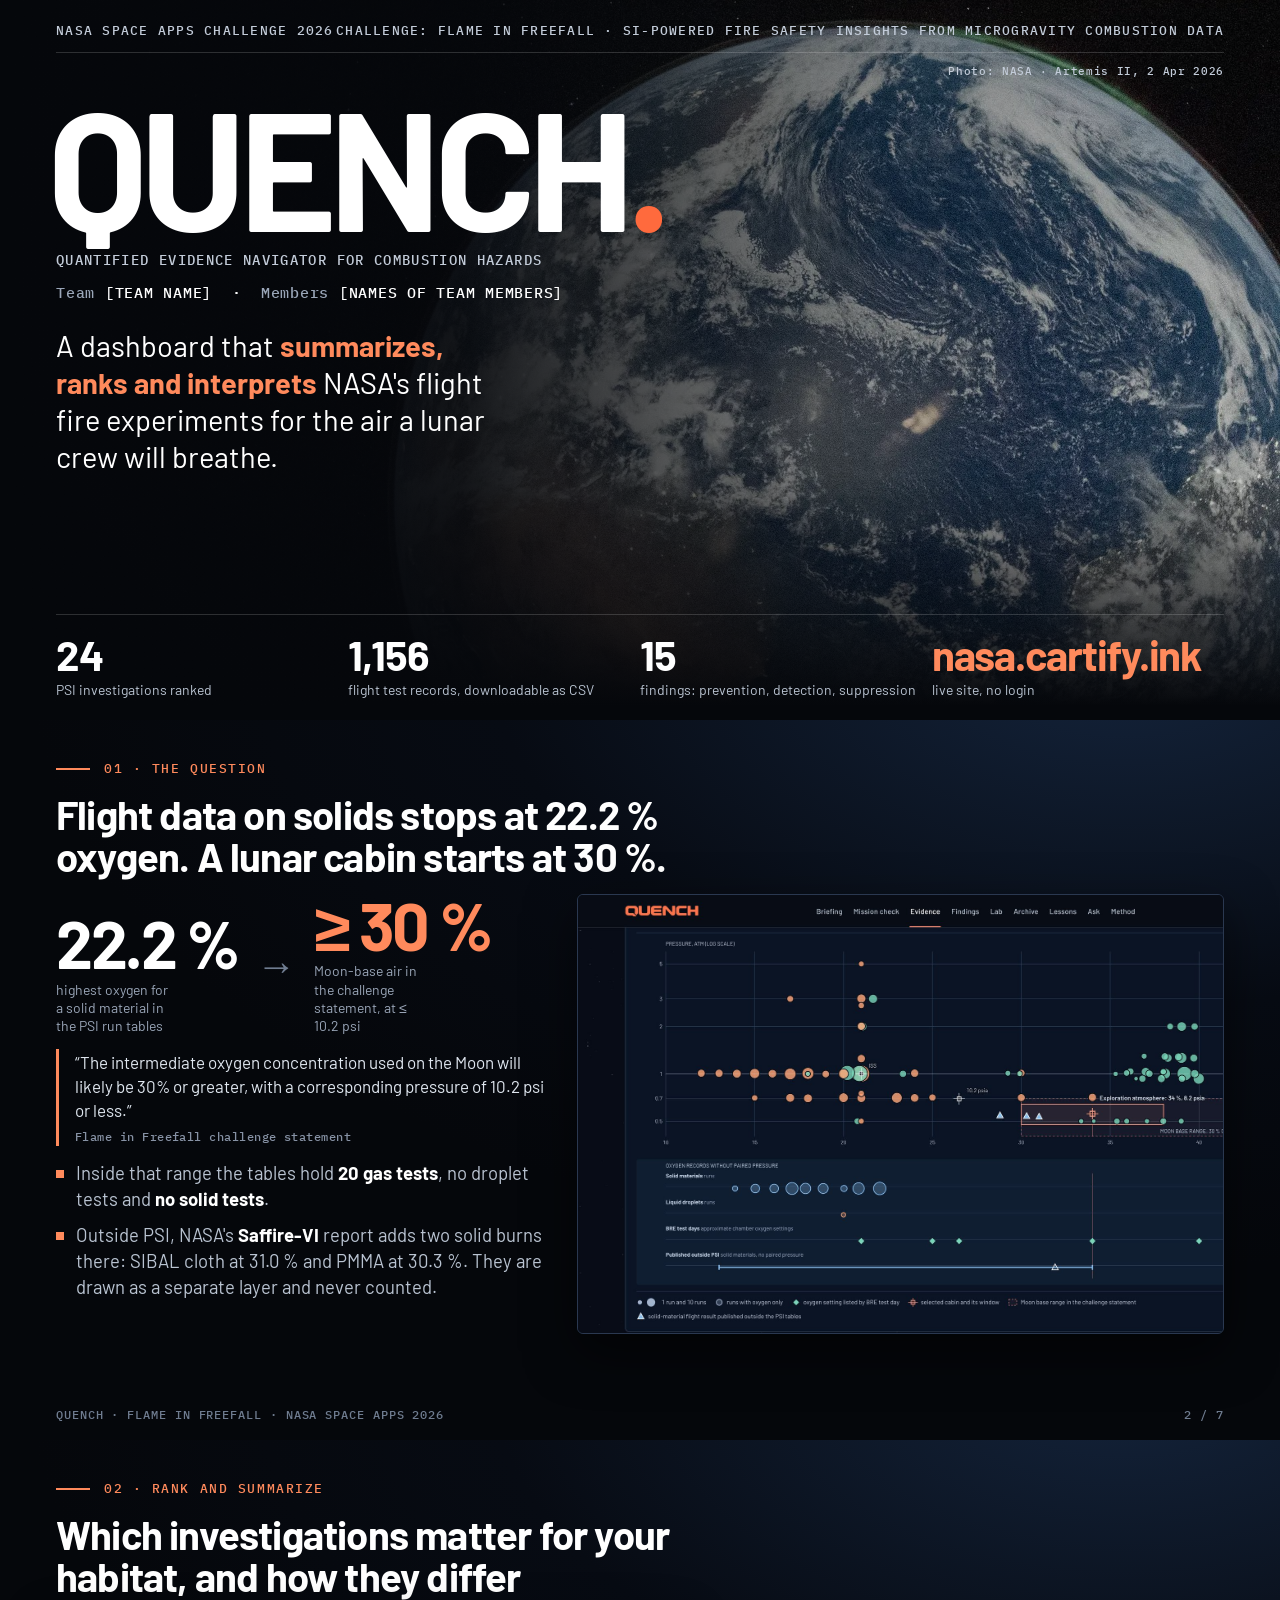
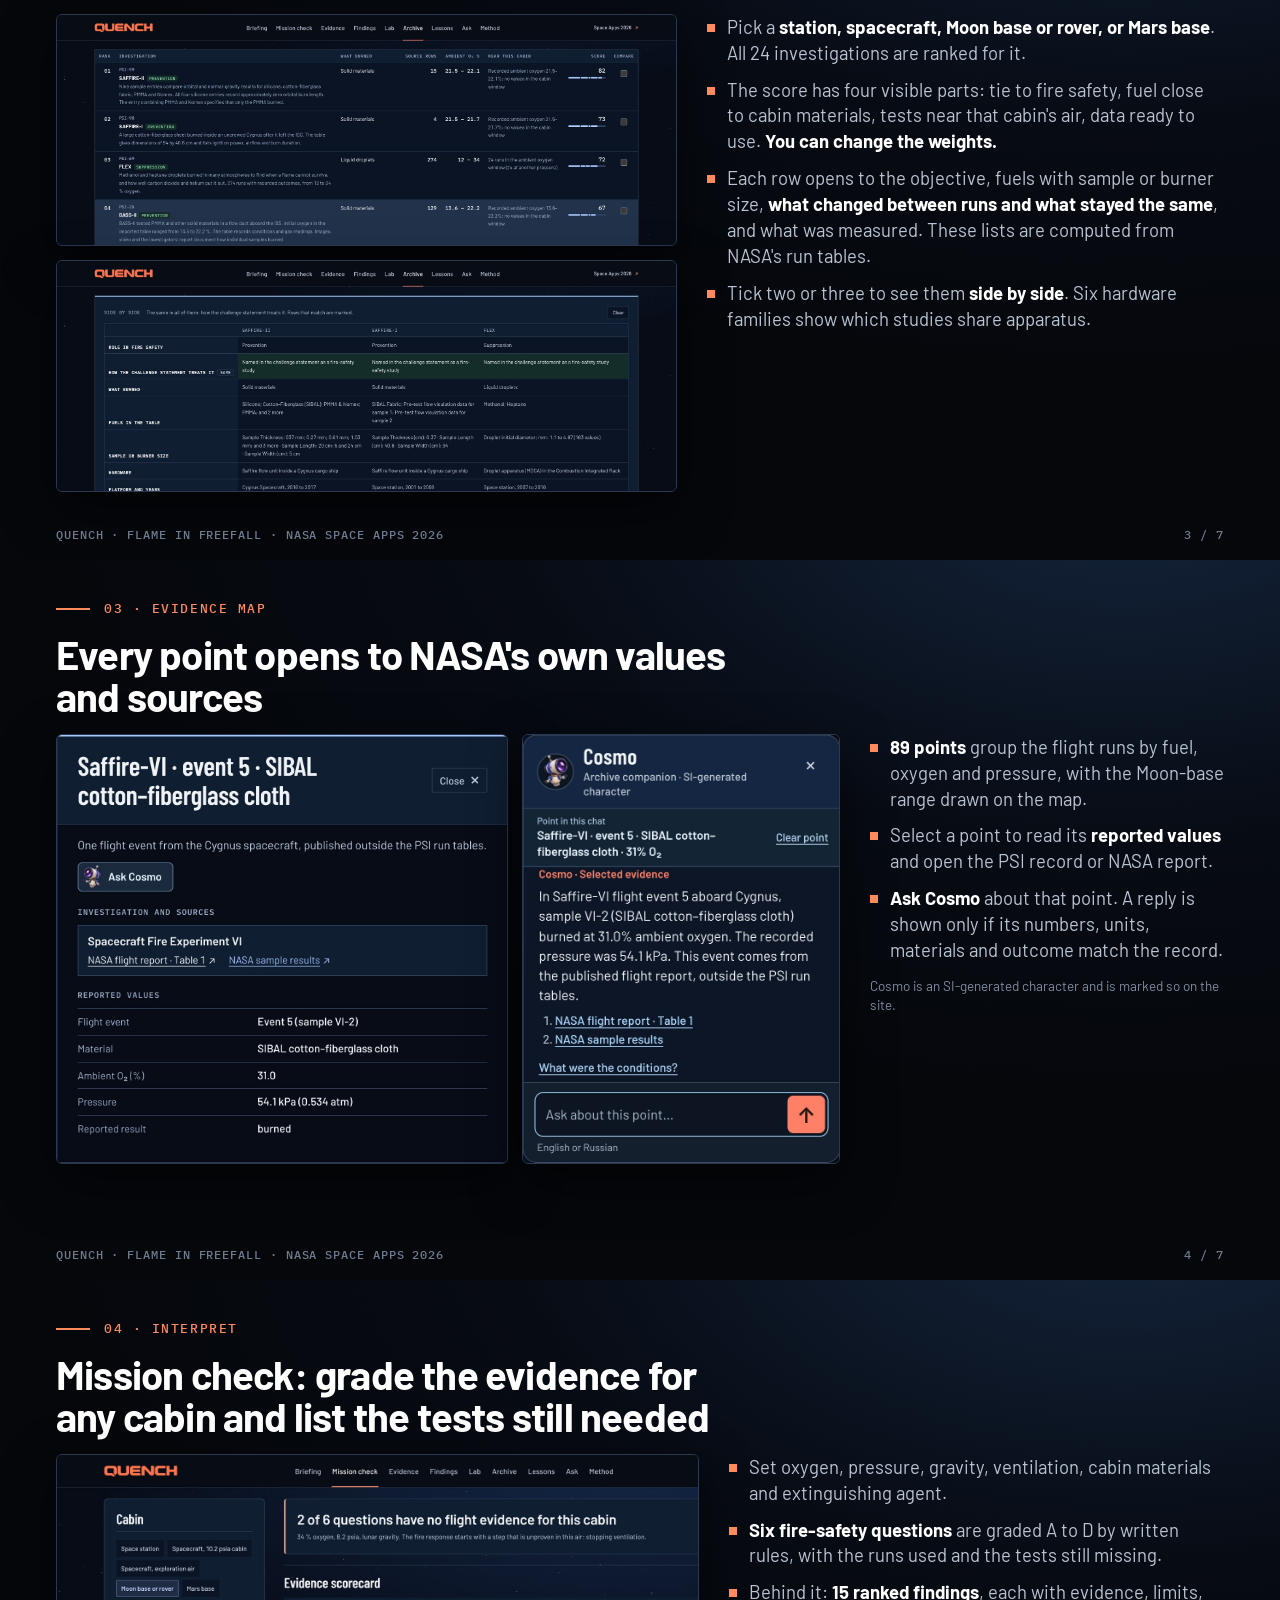
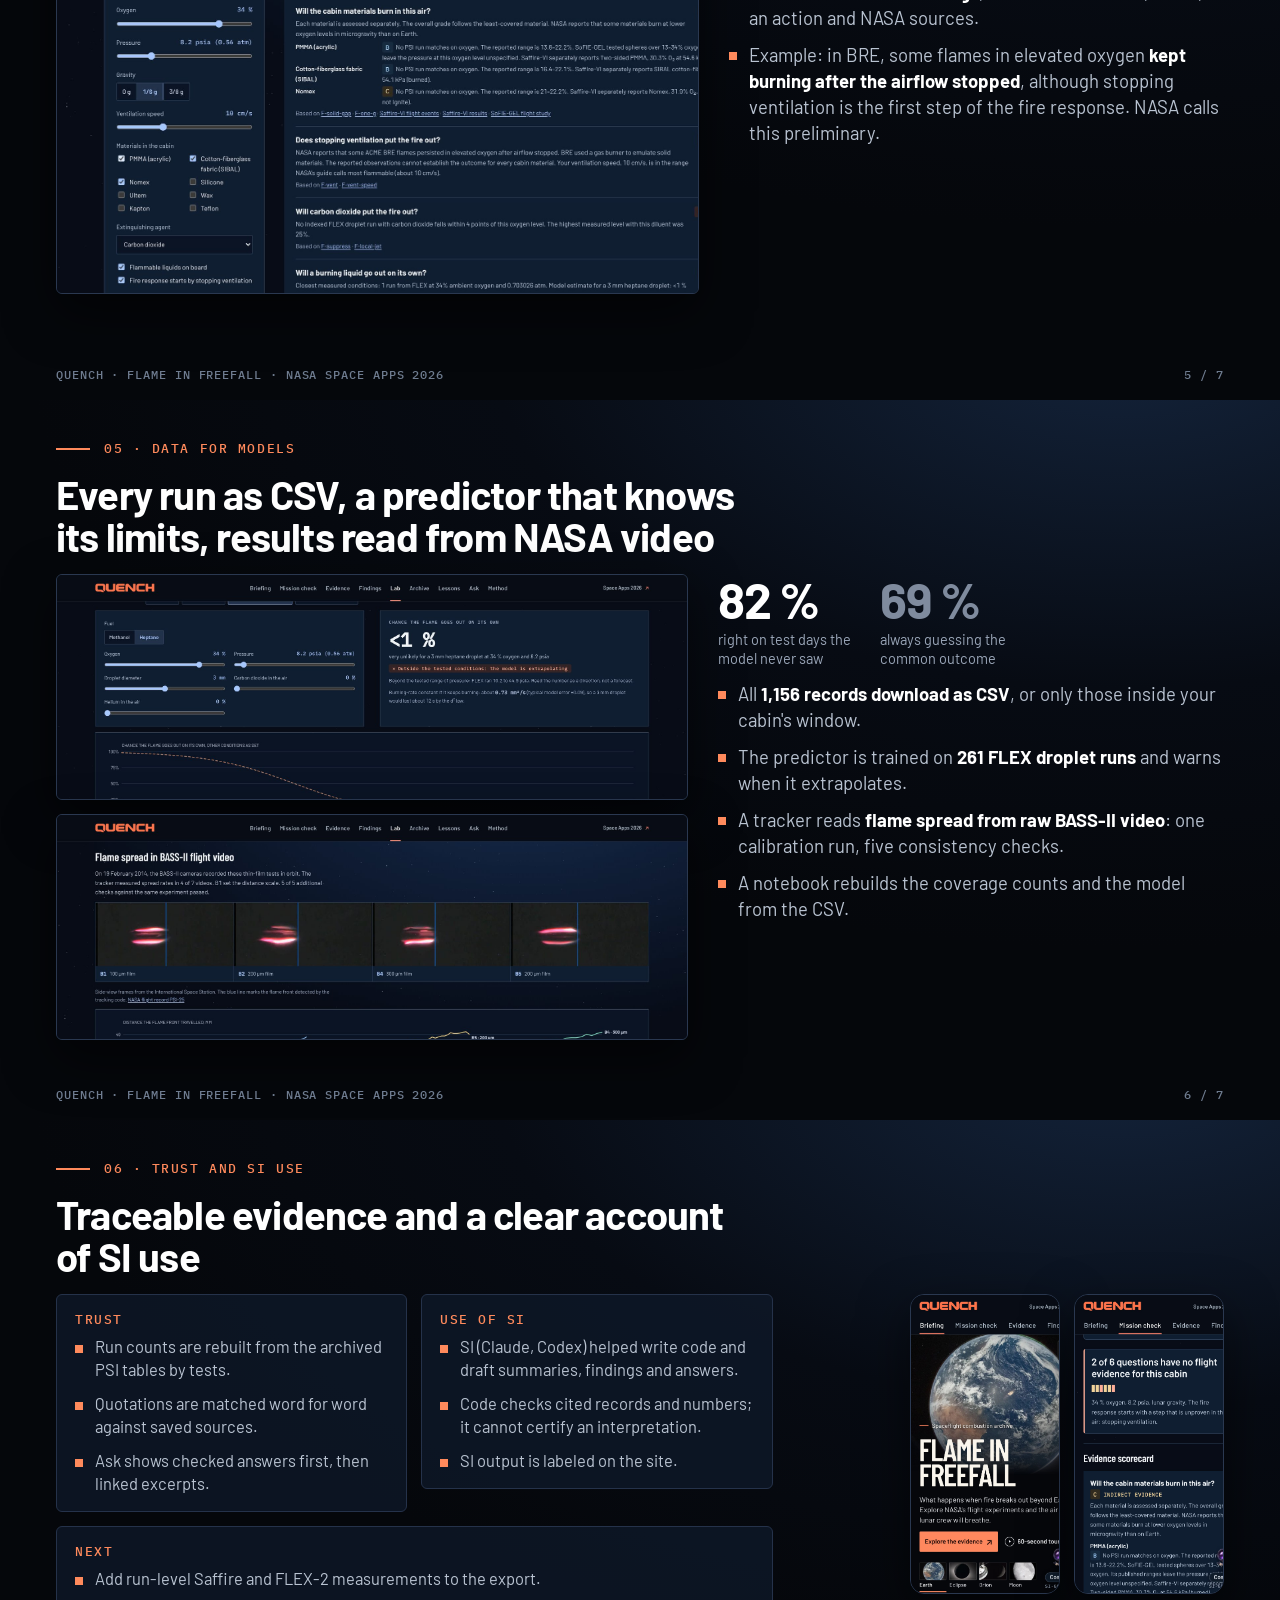
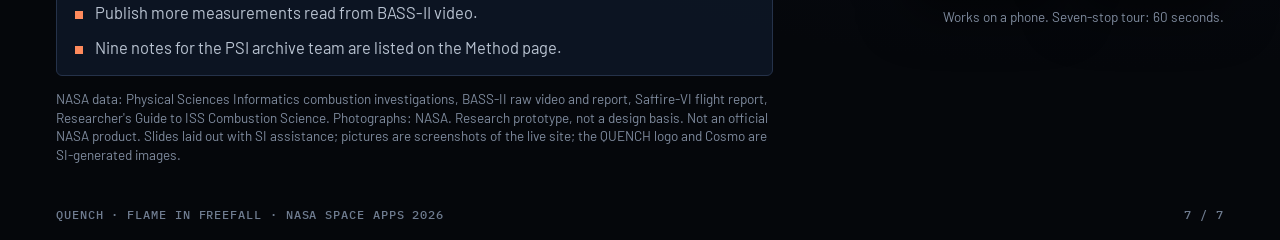
<file: flame-in-freefall/submission/slides.html>
<!doctype html><html lang="en"><head><meta charset="utf-8"><title>QUENCH demo</title>
<!-- SI notice: these slides were laid out with SI (AI) assistance (Claude, Anthropic). The pictures are screenshots of the live site. -->
<meta name="si-disclosure" content="Slides laid out with SI assistance; pictures are screenshots of the live site. The QUENCH logo and the Cosmo character seen in them are SI-generated images.">
<style>
@font-face {font-family:QLocal;src:url(../web/fonts/barlow-400.woff2)} @font-face {font-family:QLocal;font-weight:700 900;src:url(../web/fonts/barlow-700.woff2)} @font-face {font-family:QMono;src:url(../web/fonts/ibmplexmono-500.woff2)}
@page { size: 1280px 720px; margin: 0; }
* { box-sizing: border-box; }
body { margin: 0; font-family: QLocal, "Liberation Sans", sans-serif; color: #eef2f7; background: #05070b; }
.s { width: 1280px; height: 720px; padding: 40px 56px 52px; position: relative; overflow: hidden; break-after: page; background: radial-gradient(1100px 620px at 88% -10%, #14243c 0%, #070b13 58%, #05070b 100%); display: flex; flex-direction: column; gap: 16px; }
.s:last-child { break-after: auto; }
.kick { font: 500 13px QMono, monospace; letter-spacing: .12em; text-transform: uppercase; color: #ff8a5c; display: flex; gap: 14px; align-items: center; }
.kick::before { content: ""; width: 34px; height: 2px; background: #ff8a5c; }
h2 { font-size: 40px; font-weight: 800; letter-spacing: -0.02em; margin: 0; line-height: 1.06; max-width: 30ch; color: #fff; }
p, li { font-size: 18.5px; line-height: 1.4; color: #b9c3d1; margin: 0; }
ul { margin: 0; padding: 0; list-style: none; display: flex; flex-direction: column; gap: 11px; }
li { padding-left: 20px; position: relative; }
li::before { content: ""; position: absolute; left: 0; top: 10px; width: 8px; height: 8px; background: #ff8a5c; }
b { color: #fff; } .hot { color: #ff8a5c; }
.row { display: flex; gap: 30px; align-items: flex-start; min-height: 0; flex: 1; }
.col { flex: 1; min-width: 0; display: flex; flex-direction: column; gap: 14px; }
.shot { border: 1px solid #2a3850; border-radius: 6px; overflow: hidden; box-shadow: 0 18px 50px rgb(0 0 0 / .55); background: #0b1420; }
.shot img { display: block; width: 100%; height: 100%; object-fit: cover; object-position: top left; }
.foot { position: absolute; left: 56px; right: 56px; bottom: 18px; display: flex; justify-content: space-between; font: 500 11.5px QMono, monospace; letter-spacing: .08em; text-transform: uppercase; color: #6f7c90; }
.nums { display: flex; gap: 26px; }
.nums div b { display: block; font-size: 50px; font-weight: 800; letter-spacing: -0.03em; line-height: 1; }
.nums div span { font-size: 14.5px; color: #9aa6b8; display: block; margin-top: 6px; max-width: 17ch; line-height: 1.3; }
blockquote { margin: 0; border-left: 3px solid #ff8a5c; padding: 2px 0 2px 16px; font-size: 17px; color: #dfe6ef; line-height: 1.4; }
blockquote cite { display: block; font: 400 11.5px QMono, monospace; color: #8792a5; margin-top: 6px; font-style: normal; letter-spacing: .04em; }
.card { border: 1px solid #25324a; background: rgb(14 24 40 / .8); border-radius: 6px; padding: 16px 18px; }
.card h3 { margin: 0 0 8px; font: 500 12.5px QMono, monospace; letter-spacing: .12em; text-transform: uppercase; color: #ff8a5c; }
.card li, .card p { font-size: 16.5px; }
.small { font-size: 13.5px !important; color: #7f8b9e !important; line-height: 1.4 !important; }

.cover { padding: 0; }
.cover .bg { position: absolute; inset: 0; }
.cover .bg img { width: 100%; height: 100%; object-fit: cover; object-position: 78% 30%; }
.cover .bg::after { content: ""; position: absolute; inset: 0; background: linear-gradient(90deg, #05070b 0%, rgb(5 7 11 / .93) 36%, rgb(5 7 11 / .35) 70%, rgb(5 7 11 / .15) 100%), linear-gradient(0deg, #05070b 2%, transparent 34%); }
.cover .in { position: relative; padding: 0 56px; height: 100%; display: flex; flex-direction: column; }
.cover .strip { display: flex; justify-content: space-between; padding: 22px 0 14px; border-bottom: 1px solid rgb(255 255 255 / .16); font: 500 12.5px QMono, monospace; letter-spacing: .1em; text-transform: uppercase; color: #c3ccd9; }
.cover h1 { font-size: 168px; font-weight: 900; letter-spacing: -0.045em; line-height: .86; margin: 40px 0 0 -8px; color: #fff; }
.cover h1 span { color: #ff6a3d; }
.cover .long { font: 500 13.5px QMono, monospace; letter-spacing: .1em; text-transform: uppercase; color: #c3ccd9; margin-top: 14px; }
.cover .team { margin-top: 14px; font: 500 15px QMono, monospace; letter-spacing: .05em; color: #fff; }
.cover .team span { color: #9aa6b8; }
.cover .thesis { font-size: 29px; line-height: 1.27; font-weight: 500; color: #fff; margin-top: 26px; max-width: 27ch; }
.cover .thesis b { color: #ff8a5c; }
.cover .facts { display: grid; grid-template-columns: repeat(4, 1fr); border-top: 1px solid rgb(255 255 255 / .16); margin-top: auto; margin-bottom: 22px; }
.cover .facts div { padding: 14px 16px 0 0; }
.cover .facts b { display: block; font-size: 42px; font-weight: 800; letter-spacing: -0.03em; }
.cover .facts span { font-size: 14px; color: #b9c3d1; }
.cover .credit { position: absolute; right: 56px; top: 64px; font: 400 11px QMono, monospace; letter-spacing: .06em; color: #c3ccd9; }
.gap { display: flex; align-items: flex-end; gap: 18px; }
.gap .v b { display: block; font-size: 66px; font-weight: 900; letter-spacing: -0.035em; line-height: .95; }
.gap .v span { font-size: 14px; color: #9aa6b8; display: block; margin-top: 6px; max-width: 15ch; line-height: 1.3; }
.gap .arrow { font-size: 40px; color: #6f7c90; padding-bottom: 46px; }
.phones { display: flex; gap: 14px; }
.phones .shot { width: 150px; height: 300px; border-radius: 14px; flex: none; }
</style></head><body>

<section class="s cover">
  <div class="bg"><img src="img/cover.jpg" alt=""></div>
  <div class="in">
    <div class="strip"><span>NASA Space Apps Challenge 2026</span><span>Challenge: Flame in Freefall · SI-Powered Fire Safety Insights from Microgravity Combustion Data</span></div>
    <span class="credit">Photo: NASA · Artemis II, 2 Apr 2026</span>
    <h1>QUENCH<span>.</span></h1>
    <p class="long">Quantified Evidence Navigator for Combustion Hazards</p>
    <p class="team"><span>Team</span> [TEAM NAME] &nbsp;·&nbsp; <span>Members</span> [NAMES OF TEAM MEMBERS]</p>
    <p class="thesis">A dashboard that <b>summarizes, ranks and interprets</b> NASA's flight fire experiments for the air a lunar crew will breathe.</p>
    <div class="facts"><div><b>24</b><span>PSI investigations ranked</span></div><div><b>1,156</b><span>flight test records, downloadable as CSV</span></div><div><b>15</b><span>findings: prevention, detection, suppression</span></div><div><b class="hot">nasa.cartify.ink</b><span>live site, no login</span></div></div>
  </div>
</section>

<section class="s">
  <span class="kick">01 · The question</span>
  <h2>Flight data on solids stops at 22.2 % oxygen. A lunar cabin starts at 30 %.</h2>
  <div class="row">
    <div class="col" style="flex:.95">
      <div class="gap"><div class="v"><b>22.2 %</b><span>highest oxygen for a solid material in the PSI run tables</span></div><div class="arrow">→</div><div class="v"><b class="hot">≥ 30 %</b><span>Moon-base air in the challenge statement, at ≤ 10.2 psi</span></div></div>
      <blockquote>“The intermediate oxygen concentration used on the Moon will likely be 30% or greater, with a corresponding pressure of 10.2 psi or less.”<cite>Flame in Freefall challenge statement</cite></blockquote>
      <ul>
        <li>Inside that range the tables hold <b>20 gas tests</b>, no droplet tests and <b>no solid tests</b>.</li>
        <li>Outside PSI, NASA's <b>Saffire-VI</b> report adds two solid burns there: SIBAL cloth at 31.0 % and PMMA at 30.3 %. They are drawn as a separate layer and never counted.</li>
      </ul>
    </div>
    <div class="col" style="flex:1.25"><div class="shot" style="height:440px"><img src="img/map.jpg" alt="Evidence map: oxygen against pressure with the Moon-base range"></div></div>
  </div>
  <div class="foot"><span>QUENCH · Flame in Freefall · NASA Space Apps 2026</span><span>2 / 7</span></div>
</section>

<section class="s">
  <span class="kick">02 · Rank and summarize</span>
  <h2>Which investigations matter for your habitat, and how they differ</h2>
  <div class="row">
    <div class="col" style="flex:1.2"><div class="shot" style="height:232px"><img src="img/ranking.jpg" alt="Archive ranked for a Moon base or rover"></div><div class="shot" style="height:232px"><img src="img/compare.jpg" alt="Three investigations compared side by side"></div></div>
    <div class="col">
      <ul>
        <li>Pick a <b>station, spacecraft, Moon base or rover, or Mars base</b>. All 24 investigations are ranked for it.</li>
        <li>The score has four visible parts: tie to fire safety, fuel close to cabin materials, tests near that cabin's air, data ready to use. <b>You can change the weights.</b></li>
        <li>Each row opens to the objective, fuels with sample or burner size, <b>what changed between runs and what stayed the same</b>, and what was measured. These lists are computed from NASA's run tables.</li>
        <li>Tick two or three to see them <b>side by side</b>. Six hardware families show which studies share apparatus.</li>
      </ul>
    </div>
  </div>
  <div class="foot"><span>QUENCH · Flame in Freefall · NASA Space Apps 2026</span><span>3 / 7</span></div>
</section>

<section class="s">
  <span class="kick">03 · Evidence map</span>
  <h2>Every point opens to NASA's own values and sources</h2>
  <div class="row">
    <div class="col" style="flex:none; flex-direction:row; gap:14px"><div class="shot" style="height:430px; width:452px"><img src="img/inspector.jpg" alt="A map point opened: reported values and NASA sources"></div><div class="shot" style="height:430px; width:318px"><img src="img/cosmo.jpg" alt="Cosmo answering about the selected point with NASA sources"></div></div>
    <div class="col">
      <ul>
        <li><b>89 points</b> group the flight runs by fuel, oxygen and pressure, with the Moon-base range drawn on the map.</li>
        <li>Select a point to read its <b>reported values</b> and open the PSI record or NASA report.</li>
        <li><b>Ask Cosmo</b> about that point. A reply is shown only if its numbers, units, materials and outcome match the record.</li>
      </ul>
      <p class="small">Cosmo is an SI-generated character and is marked so on the site.</p>
    </div>
  </div>
  <div class="foot"><span>QUENCH · Flame in Freefall · NASA Space Apps 2026</span><span>4 / 7</span></div>
</section>

<section class="s">
  <span class="kick">04 · Interpret</span>
  <h2>Mission check: grade the evidence for any cabin and list the tests still needed</h2>
  <div class="row">
    <div class="col" style="flex:1.3"><div class="shot" style="height:440px"><img src="img/mission.jpg" alt="Mission check for a Moon base: six questions graded A to D"></div></div>
    <div class="col">
      <ul>
        <li>Set oxygen, pressure, gravity, ventilation, cabin materials and extinguishing agent.</li>
        <li><b>Six fire-safety questions</b> are graded A to D by written rules, with the runs used and the tests still missing.</li>
        <li>Behind it: <b>15 ranked findings</b>, each with evidence, limits, an action and NASA sources.</li>
        <li>Example: in BRE, some flames in elevated oxygen <b>kept burning after the airflow stopped</b>, although stopping ventilation is the first step of the fire response. NASA calls this preliminary.</li>
      </ul>
    </div>
  </div>
  <div class="foot"><span>QUENCH · Flame in Freefall · NASA Space Apps 2026</span><span>5 / 7</span></div>
</section>

<section class="s">
  <span class="kick">05 · Data for models</span>
  <h2>Every run as CSV, a predictor that knows its limits, results read from NASA video</h2>
  <div class="row">
    <div class="col" style="flex:1.25"><div class="shot" style="height:226px"><img src="img/lab-model.jpg" alt="Predictor of flame extinction trained on FLEX runs"></div><div class="shot" style="height:226px"><img src="img/lab-video.jpg" alt="Flame spread read from BASS-II video"></div></div>
    <div class="col">
      <div class="nums"><div><b>82 %</b><span>right on test days the model never saw</span></div><div><b style="color:#7f8b9e">69 %</b><span>always guessing the common outcome</span></div></div>
      <ul>
        <li>All <b>1,156 records download as CSV</b>, or only those inside your cabin's window.</li>
        <li>The predictor is trained on <b>261 FLEX droplet runs</b> and warns when it extrapolates.</li>
        <li>A tracker reads <b>flame spread from raw BASS-II video</b>: one calibration run, five consistency checks.</li>
        <li>A notebook rebuilds the coverage counts and the model from the CSV.</li>
      </ul>
    </div>
  </div>
  <div class="foot"><span>QUENCH · Flame in Freefall · NASA Space Apps 2026</span><span>6 / 7</span></div>
</section>

<section class="s">
  <span class="kick">06 · Trust and SI use</span>
  <h2>Traceable evidence and a clear account of SI use</h2>
  <div class="row">
    <div class="col" style="flex:1.7">
      <div class="row" style="gap:14px; flex:none">
        <div class="card" style="flex:1"><h3>Trust</h3><ul><li>Run counts are rebuilt from the archived PSI tables by tests.</li><li>Quotations are matched word for word against saved sources.</li><li>Ask shows checked answers first, then linked excerpts.</li></ul></div>
        <div class="card" style="flex:1"><h3>Use of SI</h3><ul><li>SI (Claude, Codex) helped write code and draft summaries, findings and answers.</li><li>Code checks cited records and numbers; it cannot certify an interpretation.</li><li>SI output is labeled on the site.</li></ul></div>
      </div>
      <div class="card"><h3>Next</h3><ul><li>Add run-level Saffire and FLEX-2 measurements to the export.</li><li>Publish more measurements read from BASS-II video.</li><li>Nine notes for the PSI archive team are listed on the Method page.</li></ul></div>
      <p class="small">NASA data: Physical Sciences Informatics combustion investigations, BASS-II raw video and report, Saffire-VI flight report, Researcher's Guide to ISS Combustion Science. Photographs: NASA. Research prototype, not a design basis. Not an official NASA product. Slides laid out with SI assistance; pictures are screenshots of the live site; the QUENCH logo and Cosmo are SI-generated images.</p>
    </div>
    <div class="col" style="flex:1; align-items:flex-end"><div class="phones"><div class="shot"><img src="img/phone-cover.jpg" alt="Site on a phone: cover"></div><div class="shot"><img src="img/phone-mission.jpg" alt="Site on a phone: mission check"></div></div><p class="small" style="text-align:right">Works on a phone. Seven-stop tour: 60 seconds.</p></div>
  </div>
  <div class="foot"><span>QUENCH · Flame in Freefall · NASA Space Apps 2026</span><span>7 / 7</span></div>
</section>
</body></html>
</file>
<file: console.css>
/* Research screens share the flight deck's type, palette and data colors. */
.view {
  --panel-bg: color-mix(in srgb, var(--sunk) 72%, var(--bg));
  --field-bg: color-mix(in srgb, var(--bg) 82%, var(--sunk));
  --tint-blue: color-mix(in srgb, var(--blue) 12%, var(--sunk));
  --panel-pad: clamp(16px, 1.8vw, 24px);
  gap: clamp(20px, 2.3vw, 32px);
  padding-block: clamp(30px, 4vw, 64px) clamp(52px, 7vw, 100px);
  font-variant-numeric: tabular-nums;
}
.view > *, .view .cols > * { min-width: 0; }
.page.view {
  --outside-wrap: max(0px, (100% - var(--wrap-width)) / 2);
  --content-left: calc(var(--outside-wrap) + max(var(--gutter), env(safe-area-inset-left, 0px)));
  --content-right: calc(var(--outside-wrap) + max(var(--gutter), env(safe-area-inset-right, 0px)));
  --selection: #c3cfff;
  --instrument-line: color-mix(in srgb, var(--ink3) 38%, var(--bg));
  --filter-surface: color-mix(in srgb, var(--bg) 52%, var(--sunk));
  --console-gap: clamp(17px, 1.8vw, 27px);
  gap: var(--console-gap);
  padding-top: 0;
  max-width: none;
  padding-inline: 0;
}
.page.view > :not(.sec) { margin-inline: var(--content-left) var(--content-right); }
:root[data-theme="light"] .page.view { --selection: #414b88; }
:root:not([data-theme="light"]) .page.view {
  --panel-bg: #101e32;
  --field-bg: #0a1425;
  --filter-surface: #111e33;
  --instrument-line: #3d506b;
}
.page.view .sec {
  --earth-photo: url("img/artemis-earth.webp");
  --lunar-horizon: url("img/earthset-horizon.webp");
  --earth-position: 50% 49%;
  --earth-mask: linear-gradient(90deg, transparent, #000 30%);
  --earth-settle: clamp(15px, 1.7vw, 25px);
  position: relative;
  isolation: isolate;
  overflow: clip;
  display: flex; flex-direction: column; justify-content: flex-end;
  gap: 0;
  min-height: clamp(244px, 22.5vw, 348px);
  padding: clamp(32px, 3.6vw, 57px) var(--content-right) clamp(28px, 3.25vw, 50px) var(--content-left);
  border: none; border-bottom: 1px solid #364560;
  background: linear-gradient(90deg, #05081077, #010205 78%),
              url("img/star-field.svg") repeat 25px -60px / 910px 681px, #020408;
}
/* Both planes use the same NASA frame, with a transparent cutout of its terrain
   in front. Their different displacements let Earth sink behind the actual rim. */
.page.view .sec::before, .page.view .sec::after {
  content: "";
  position: absolute;
  inset: -18px max(-8%, calc(-.08 * var(--wrap-width))) -18px auto;
  /* Keep the whole crescent and the terrain in shot on panoramic displays. */
  width: min(91%, calc(.91 * var(--wrap-width)));
  pointer-events: none;
  background-position: var(--earth-position);
  background-size: cover;
  background-repeat: no-repeat;
  mask-image: var(--earth-mask);
}
.page.view .sec::before {
  z-index: -2;
  background-image: var(--earth-photo);
}
.page.view .sec::after {
  z-index: -1;
  background-image: var(--lunar-horizon);
}
@media (prefers-reduced-motion: no-preference) {
  :root:not([data-sky-paused]) .page.view .sec::before {
    animation: earth-descends 2400ms cubic-bezier(.18,.66,.24,1) both;
    animation-play-state: var(--sky-play, running);
    transform: translateY(calc(3 * var(--earthset-depth, 0px)));
  }
  :root:not([data-sky-paused]) .page.view .sec::after {
    transform: translateY(var(--earthset-depth, 0px));
  }
  @keyframes earth-descends {
    from { translate: 0 0; }
    to { translate: 0 var(--earth-settle); }
  }
}
.view .sec h2 {
  max-width: 52%;
  color: #f4f6fa;
  font: 600 clamp(51px, 6.3vw, 98px)/.91 var(--display);
  letter-spacing: -.035em;
  text-wrap: balance;
}
.page.view .sec .sub {
  max-width: min(59ch, 45%);
  margin: clamp(13px, 1.25vw, 21px) 0 0;
  color: #cbd5e2;
  font-size: clamp(15px, 1.1vw, 17px);
  line-height: 1.47;
}
.page.view .sec .sub a { color: #b9d6ff; }
.artemis-credit {
  position: absolute; right: var(--content-right); bottom: 13px;
  display: inline-flex; align-items: center;
  min-height: 28px;
  color: #f0f4fc; text-shadow: 0 1px 4px #020409, 0 0 12px #020409;
  font: 500 12px/1.2 var(--sans);
  text-decoration: none; white-space: nowrap;
}
.artemis-credit span { margin-left: .3em; }
.artemis-credit:hover { text-decoration: underline; text-underline-offset: 3px; }
.view .lab { color: var(--ink3); letter-spacing: .075em; }
.view .block {
  gap: 15px;
  padding-top: 19px;
  border-top-color: var(--rule);
}
.view .sec + .block { border-top:0; padding-top:0; }
.view .block > .lab, .view .method h3 {
  font: 600 clamp(23px, 1.85vw, 29px)/1.12 var(--display);
  letter-spacing: -.01em;
  text-transform: none;
  color: var(--ink);
}
.view .cols { gap: clamp(20px, 2.8vw, 40px); }
.view .frame, .view .compare, .view .how {
  background: var(--panel-bg);
  border-color: var(--rule);
  border-radius: 0;
}
.view .frame { padding: clamp(14px, 1.65vw, 22px); }
.view .frame:has(> :is(#chart, #vchart, #pchart)) {
  background: var(--field-bg);
  border-top-color: var(--ink3);
}
.view .figbox { padding: 14px; }
.view .controls {
  padding: 0;
  background: transparent;
  border: 0;
  gap: 12px 22px;
}
.view .group { gap: 7px; }
.view .chip, .view .seg button {
  background: var(--field-bg);
  border-color: var(--rule);
  border-radius: 2px;
  min-height: 34px;
  padding: 7px 12px;
  color: var(--ink2);
  font-weight: 500;
  line-height: 1.27;
}
.view a.chip { color: var(--blue); }
.view .chip[aria-pressed="true"], .view .seg button[aria-pressed="true"] {
  color: var(--blue);
  background: var(--tint-blue);
  border-color: color-mix(in srgb, var(--blue) 65%, var(--rule));
  font-weight: 600;
}
.view .seg { max-width: 100%; border-radius: 2px; }
.view .seg button { border-radius: 0; }
.view .seg:focus-within { overflow: visible; }
.page.view .controls > .group > .lab {
  flex: none;
  margin: 0 4px 0 0;
  font: 500 13px/1.2 var(--sans);
  text-transform: none;
  letter-spacing: 0;
  color: var(--ink2);
}
.page.view :is(#atmchips, #invhab, #invpillar, #pillarchips) .chip,
.page.view #invkind .chip[data-v],
.page.view #tagchips .chip {
  border: 1px solid transparent;
  border-radius: 5px;
  background: transparent;
  color: var(--ink2);
  font: 500 clamp(13px, 1vw, 15px)/1.25 var(--sans);
}
.page.view :is(#atmchips, #invhab, #invpillar, #pillarchips, #tagchips) .chip[aria-pressed="true"],
.page.view #invkind .chip[data-v][aria-pressed="true"] {
  color: var(--selection);
  border-color: color-mix(in srgb, var(--selection) 38%, var(--filter-surface));
  background: color-mix(in srgb, var(--selection) 9%, var(--filter-surface));
}
.page.view :is(#atmchips, #invhab, #invpillar, #pillarchips, #tagchips) .chip:hover,
.page.view #invkind .chip[data-v]:hover {
  color: var(--ink);
  border-color: var(--instrument-line);
}
#v-evidence .controls {
  display: grid;
  gap: 4px;
  padding: 11px var(--panel-pad) 13px;
  background: var(--filter-surface);
  border: 1px solid var(--instrument-line);
  border-bottom: 0;
  border-radius: 8px 8px 0 0;
}
#v-evidence .controls > .group {
  gap: 2px 7px;
}
#v-evidence .controls > .group > .lab { width: 77px; }
#v-evidence #kindchips .chip {
  padding-inline: 10px;
  border: 1px solid transparent;
  border-radius: 4px;
  background: transparent;
  color: var(--ink);
  font: 500 clamp(13px, 1vw, 15px)/1.2 var(--sans);
}
#v-evidence #kindchips .chip[aria-pressed="false"] { color: var(--ink3); text-decoration: line-through; }
#v-evidence #kindchips .chip[aria-pressed="false"] .sw-tri { opacity: .4; }
#v-evidence #kindchips .chip:hover { background: var(--panel-bg); border-color: var(--instrument-line); }
#v-evidence .evidence-frame {
  margin-top: calc(-1 * var(--console-gap));
  border: 1px solid var(--instrument-line);
  border-top-color: var(--rule);
  border-radius: 0 0 8px 8px;
  background: var(--field-bg);
}
.view .map-heading #viewbtn {
  display: inline-flex; align-items: center; gap: 7px;
  background: transparent; color: var(--ink2); border-color: var(--instrument-line);
  border-radius: 4px;
}
.view .map-heading #viewbtn[aria-pressed="true"] { background: var(--tint-blue); color: var(--ink); }
.view .map-heading #viewbtn::before {
  content: "";
  width: 12px; height: 10px;
  border: 1px solid currentColor;
  background: linear-gradient(to right, transparent 39%, currentColor 39% 46%, transparent 46%),
              linear-gradient(to bottom, transparent 42%, currentColor 42% 53%, transparent 53%);
}
.view :is(.chip, .seg button):hover:not(:disabled) {
  color: var(--ink);
  border-color: var(--ink3);
}
.view .btn {
  min-height: 41px;
  justify-content: center;
  color: var(--bg);
  background: var(--strong);
  border-color: var(--strong);
  border-radius: 2px;
  font: 600 14px/1.3 var(--sans);
  letter-spacing: 0;
  text-transform: none;
}
.view .btn:hover { filter: brightness(1.08); }
.view a.btn.line {
  border: 0;
  border-radius: 0;
  padding-inline: 0;
  background: transparent;
  color: var(--blue);
  text-decoration: underline;
  text-decoration-thickness: 1px;
  text-underline-offset: .25em;
}
.view a.btn.line:hover { color: var(--ink); }
.view .group:has(> [download], > button[id^="dl"]) { column-gap: 20px; }
.view .group:has(> [download], > button[id^="dl"]) .chip {
  padding-inline: 0;
  border: 0;
  background: transparent;
  color: var(--blue);
  text-decoration: underline;
  text-underline-offset: .25em;
}
.view :is(.search, select) {
  min-height: 39px;
  border-radius: 2px;
  border-color: var(--rule);
  background: var(--field-bg);
  padding: 8px 11px;
  color: var(--ink);
}
.view .search::placeholder { color: var(--ink3); opacity: 1; }
.view :is(input[type="range"], input[type="checkbox"]) { accent-color: var(--blue); }
.view input[type="range"] { min-height: 22px; }
.view .field { gap: 7px; }
.view .field > span { color: var(--ink2); }
.view .field output { color: var(--blue); font-weight: 500; }
.page.view .group > .lab { margin-right: 5px; }
.view :is(a, button, input, select, summary, tr.row):focus-visible {
  outline: 2px solid var(--focus);
  outline-offset: 3px;
}
.view .tablewrap {
  max-width: 100%;
  scrollbar-color: var(--ink3) var(--sunk);
}
.page.view .tablewrap:has(> table) { border: 1px solid var(--rule); background: var(--field-bg); }
.page.view .frame .tablewrap { border: 0; }
.page.view table { background-color: var(--field-bg); }
.view th {
  color: var(--ink3);
  background: var(--sunk);
  border-color: var(--rule);
  vertical-align: bottom;
  padding: 9px 11px;
}
.view td { padding: 11px; }
.page.view tr:last-child > td { border-bottom: 0; }
.view .accession { display:block; margin-bottom:3px; font:500 11px/1.4 var(--mono); color:var(--ink3); }
.view table tr.row td { transition: background-color .16s ease; }
.view table tr.row:hover td, .view table tr.row:focus-visible td { background: var(--tint-blue); }
.view table tr.row[aria-expanded="true"] td { background: var(--tint-blue); }
.view table tr.row[aria-expanded="true"] td:first-child { box-shadow: inset 3px 0 var(--blue); }
.view .detail td { padding: var(--panel-pad); }
.view .detail h4 { margin-bottom: 7px; color: var(--blue); }
.view .detail .dcols { gap: 19px 28px; }
.view .sbar { height: 4px; background: var(--rule); }
.view .sbar i { background: var(--blue); }
.view .compare { padding: var(--panel-pad); border-top: 2px solid var(--blue); }
.view .how { padding-inline: 16px; }
.view .how summary { padding-block: 14px; color: var(--blue); }
.view .legend {
  padding-top: 12px;
  margin-top: 10px;
  border-top: 1px solid var(--rule);
}
.map-heading {
  display: flex; align-items: center; justify-content: space-between; gap: 16px;
  padding: 3px 0 13px; margin-bottom: 12px; border-bottom: 1px solid var(--rule);
}
.map-heading h3 { font: 600 clamp(22px, 1.7vw, 27px)/1.16 var(--sans); letter-spacing:-.035em; color: var(--ink); margin: 0; }
.map-heading p { color: var(--ink2); font-size: 14px; margin: 4px 0 0; }
.view .map-heading button { flex: none; padding: 7px 14px; }
#chart svg { overflow: visible; }
#chart .map-lanes-bg { fill: var(--panel-bg); pointer-events: none; }
#chart .map-sea-level { stroke: var(--ink3); stroke-opacity: .62; }
#chart .bub { touch-action: manipulation; }
#chart .bub:is(:hover, :focus-visible, .map-selected),
#chart g.bub:is(:hover, :focus-visible, .map-selected) path { stroke: var(--ink); stroke-width: 2.5px; }
#chart .bub:focus-visible { outline: 1.5px dashed var(--ink); outline-offset: 3px; }
#legend { row-gap: 9px; }
.map-record-button {
  background: transparent; color: var(--blue); border: none; padding: 4px 2px;
  font: 600 14px/1.4 var(--sans); text-decoration: underline; text-underline-offset: 3px;
  cursor: pointer; white-space: nowrap;
}
.map-record-button:hover { color: var(--ink); }
.map-record-button span { font-size: 12px; }
@media (max-width: 520px) {
  .map-heading { gap: 8px; }
  .map-heading p { font-size: 13px; }
  .view .map-heading button { min-height: 40px; }
}
.view .matrix { border-color: var(--rule); }
.view .matrix .c { background: var(--panel-bg); }
.view .matrix .c.none { background: var(--crit-bg); }
.view .matrix .c.thin { background: var(--warn-bg); }
.view .matrix .c b { font-size: clamp(20px, 2.5vw, 33px); }
.view .matrix .h, .view .matrix .c { overflow-wrap: anywhere; }
.view .verdict {
  background: var(--sunk);
  border: 1px solid var(--rule);
  border-left: 3px solid var(--instrument-line, var(--rule));
  border-radius: 5px;
  padding: var(--panel-pad);
}
.view .verdict:has(.meter .A) { border-left-color: var(--good); }
.view .verdict:has(.meter .B) { border-left-color: var(--info); }
.view .verdict:has(.meter .C) { border-left-color: var(--warn); }
.view .verdict:has(.meter .D) { border-left-color: var(--crit); }
.view .verdict h3 { font-size: clamp(22px, 1.9vw, 29px); font-weight:600; line-height:1.18; }
.view .verdict .meter { gap:2px; }
.view .verdict .meter i { width:7px; height:16px; }
.view #mcform {
  border: 1px solid var(--instrument-line, var(--rule));
  border-radius: 7px;
  padding: var(--panel-pad);
  background: var(--panel-bg);
  gap: 17px;
}
.view #mcform > .lab { padding-bottom:10px; border-bottom:1px solid var(--rule); }
#mcpresets .chip {
  padding: 5px 9px; border-color: transparent; background: var(--field-bg);
}
#mcpresets .chip[aria-pressed="true"] {
  color: var(--selection);
  border-color: color-mix(in srgb, var(--selection) 45%, var(--rule));
  background: color-mix(in srgb, var(--selection) 8%, var(--filter-surface));
}
#mcpresets .chip:hover { border-color: var(--ink3); }
.view .score { padding-inline: var(--panel-pad); background: var(--panel-bg); }
.view .score .q { padding-block: 17px; }
.view .score .q h3 { font-size: 16px; }
.view :is(.grade i, .pill, .tagk, .rel, .atm) { border-radius: 3px; }
.view .hgrid, .view .method {
  grid-template-columns: repeat(auto-fit, minmax(min(100%, 305px), 1fr));
  border: 0;
  gap: 20px clamp(20px, 3vw, 40px);
}
.view .hcard, .view .method > div {
  padding: 15px 0 4px;
  background: transparent;
  border: 0;
  border-top: 1px solid var(--rule);
  border-radius: 0;
  overflow-wrap: anywhere;
}
.view .hcard h3 { font-size: clamp(18px, 1.4vw, 21px); letter-spacing: -.015em; }
.view .hcard .atm { width:fit-content; color:var(--ink2); background:transparent; padding:0; }
.view .hcard p, .view .method { font-size:15px; line-height:1.55; }
.view .method { display:block; max-width:1080px; }
.view .method > div {
  display:grid;
  grid-template-columns: minmax(150px, 1fr) minmax(0, 3fr);
  gap: 18px;
  padding-block:20px;
}
.view .method > div:first-child { border-top:0; padding-top:0; }
.view .method ul { gap:7px; margin:0; padding-left:1.1em; }
.view #hcards { grid-template-columns:repeat(2,minmax(0,1fr)); }
.view #hcards .lab { color:var(--ink2); letter-spacing:0; text-transform:none; }
.view .hcard blockquote, .view .o2ctx blockquote, .view details.f blockquote {
  border-left-width: 2px;
  padding-left: 15px;
}
.view .weights { grid-template-columns: repeat(auto-fit, minmax(min(100%, 210px), 1fr)); }
.view #weights {
  background: var(--panel-bg);
  border-block: 1px solid var(--rule);
  padding: 15px var(--panel-pad);
}
.view details.f summary { padding: 15px var(--panel-pad); }
.view details.f summary:hover { background: var(--sunk); }
.view details.f summary .sc, .view .toplist .sc { color: var(--blue); }
.view details.f .body { padding: 8px var(--panel-pad) var(--panel-pad); }
.view details.f[open] { background:var(--panel-bg); box-shadow:inset 2px 0 var(--blue); }
.view #flist { border:1px solid var(--rule); background:var(--field-bg); }
.view #flist > details:last-child { border-bottom:0; }
.view .scores .track { background: var(--rule); }
.view .scores .track i { background: var(--blue); }
.view .pbig { color:var(--ink); font-size:clamp(32px,3.5vw,51px); font-weight:600; letter-spacing:-.035em; }
.view .pbig small { font-family: var(--sans); }
.view .thumbs { grid-template-columns: repeat(4, minmax(0, 1fr)); gap: 1px; border:1px solid var(--rule); background:var(--rule); }
.view .thumbs figure { border:0; background:var(--panel-bg); }
.view .thumbs img { width:100%; height:auto; }
.view .thumbs figcaption { display:flex; flex-wrap:wrap; align-items:baseline; gap:2px 8px; padding:9px 12px; color:var(--ink2); font-size:13px; }
.view .thumbs figcaption b { color:var(--blue); font-family:var(--mono); }
.view #videoblock > .fine { max-width: 85ch; }
.ask-layout {
  display: grid;
  grid-template-columns: minmax(0, 1.75fr) minmax(230px, .85fr);
  gap: clamp(24px, 4vw, 68px);
  align-items: start;
}
.ask-main, .ask-examples { min-width: 0; }
.askbox {
  display: grid;
  gap: 14px;
  padding: clamp(18px, 2.2vw, 34px);
  border: 1px solid var(--rule);
  background: var(--panel-bg);
}
.askbox label, .ask-examples h3, .answer h3 {
  font: 600 clamp(20px, 1.6vw, 26px)/1.2 var(--sans);
  letter-spacing: -.025em;
}
.askbox textarea {
  width: 100%;
  min-height: 106px;
  padding: 12px 14px;
  resize: vertical;
  border: 1px solid var(--ink3);
  border-radius: 2px;
  background: var(--field-bg);
  color: var(--ink);
  font: 400 17px/1.5 var(--sans);
}
.askbox textarea::placeholder { color: var(--ink3); opacity: 1; }
.askbox textarea:focus-visible { outline: 2px solid var(--focus); outline-offset: 2px; }
.ask-actions { display: flex; gap: 12px; align-items: center; justify-content: space-between; flex-wrap: wrap; }
.ask-actions .btn { gap: 14px; }
.ask-actions .btn[aria-disabled="true"] { opacity: .65; cursor: progress; }
.ask-examples h3 { margin: 0 0 10px; }
#askchips { display: grid; }
#askchips button {
  display: flex;
  align-items: center;
  gap: 15px;
  justify-content: space-between;
  appearance: none;
  min-height: 48px;
  padding: 12px 2px;
  border: 0;
  border-bottom: 1px solid var(--rule);
  background: transparent;
  color: var(--blue);
  font: 500 16px/1.4 var(--sans);
  text-align: left;
}
#askchips button::after { content: '↗' / ''; }
#askchips button:hover { color: var(--ink); }
.ask-status { margin-top: 14px; color: var(--ink2); }
.ask-status:empty { margin: 0; }
.answer {
  display: grid;
  gap: 14px;
  margin-top: clamp(24px, 2.6vw, 42px);
  padding-top: 18px;
  border-top: 2px solid var(--blue);
  scroll-margin-top: 85px;
}
.answer p { white-space: pre-wrap; overflow-wrap: anywhere; line-height: 1.65; font-size: 17px; }
.answer #ask-result-question { color: var(--ink3); font-size: 15px; }
.answer h4 { margin: 0 0 5px; color: var(--ink3); font: 500 12px/1.5 var(--mono); text-transform: uppercase; letter-spacing: .075em; }
.answer ol { margin: 0; padding-left: 1.5em; color: var(--ink3); }
.answer li { padding: 3px 0 3px .25em; overflow-wrap: anywhere; }
.answer a { text-underline-offset: .2em; }
@media (max-width: 760px) {
  .ask-layout { grid-template-columns: minmax(0, 1fr); }
}
.view .toplist a { padding-block: 15px; }
.view .toplist a:last-child, .view .todo li:last-child { border-bottom: 0; }
footer.wrap { padding-block: 24px 38px; line-height: 1.7; letter-spacing: .01em; }

@media (min-width: 861px) {
  .view .cols.side { grid-template-columns: minmax(0, 330px) minmax(0, 1fr); }
  .view .score .q { grid-template-columns: minmax(0, 1fr) minmax(114px, auto); }
  .view .score .q .grade { max-width: 185px; white-space: normal; }
}
@media (max-width: 620px) {
  .view { --panel-pad: 15px; gap: 22px; }
  .page.view .sec {
    --earth-photo: url("img/artemis-earth-mobile.webp");
    --lunar-horizon: url("img/earthset-horizon-mobile.webp");
    --earth-position: 50% 65%;
    --earth-mask: linear-gradient(90deg, transparent 0%, #000 57%), linear-gradient(to bottom, #000 72%, transparent);
    --earth-settle: 13px;
    display: grid;
    grid-template-columns: minmax(0, 1fr);
    grid-template-rows: minmax(125px, auto) auto;
    min-height: 0; gap: 0; align-items: end;
    padding-block: 20px 23px;
  }
  .page.view .sec::before, .page.view .sec::after {
    inset: -24px -14% auto 5%;
    width: auto;
    height: 207px;
    mask-composite: intersect;
  }
  .page.view .sec h2 {
    grid-area: 1 / 1; max-width: min(70%, 13ch);
    font-size: clamp(44px, 11.5vw, 60px);
  }
  .page.view .sec .sub { grid-area: 2 / 1; max-width: 65ch; margin-top: 18px; }
  .artemis-credit {
    inset: 6px var(--content-right) auto auto;
    font-size: 11.5px; min-height: 25px;
  }
  .view .controls { gap:12px; }
  .view .method > div { grid-template-columns:1fr; gap:10px; }
  .view #hcards { grid-template-columns:1fr; }
  .view .thumbs { grid-template-columns:repeat(2,minmax(0,1fr)); }
  .view .controls > .group { flex: 1 1 100%; }
  .view .controls .search { flex: 1 1 100%; }
  #v-evidence .controls { padding: 11px 12px 12px; gap: 11px; }
  #v-evidence .controls > .group {
    display: grid; grid-template-columns: repeat(2, minmax(0, 1fr));
    gap: 2px 6px;
  }
  #v-evidence .controls > .group > .lab { grid-column: 1 / -1; color: var(--ink3); }
  #v-evidence .controls .chip { min-height: 34px; justify-self: stretch; padding-inline: 6px; }
  #v-evidence #kindchips .chip { padding-inline: 6px; }
  .view .map-heading #viewbtn { padding-inline: 9px; }
  .view .weights { grid-template-columns: 1fr; }
  .view .frame { padding: 12px; }
  .view details.f summary, .view details.f .body { padding-inline: 10px; }
  .view .figbox { padding: 14px; }
  .view .matrix { grid-template-columns: minmax(64px, .85fr) repeat(3, minmax(0, 1fr)); }
  .view .matrix > div { padding: 7px 5px; }
  .view .matrix .h { font-size: 10px; letter-spacing: 0; }
  .view .matrix .c span { font-size: 11px; }
  .view .verdict { gap: 12px; }
  .view .hgrid { grid-template-columns: 1fr; }
}
@media (prefers-reduced-motion: reduce) {
  .view table tr.row td { transition: none; }
}
/* Checked analyst answers on the Ask page. */
.answer #ask-result-note { font-size: 13.5px; line-height: 1.5; color: var(--ink3); white-space: normal; max-width: none; }
#ask-claims ul { margin: 0; padding-left: 1.2em; color: var(--ink2); }
#ask-claims li { padding: 4px 0 4px .2em; line-height: 1.55; overflow-wrap: anywhere; }
#ask-more { margin-top: 14px; }
/* Feedback for the archive maintainers, on the Method page. */
.view .method ol.psi { margin: 8px 0 0; padding-left: 1.4em; display: flex; flex-direction: column; gap: 9px; }
.view .method ol.psi b { color: var(--ink); }
.view .method ol.psi .fix { display: block; color: var(--ink); margin-top: 2px; }
</file>
<file: cosmo.css>
/* The archive companion stays mounted as the dashboard switches sections. */
.cosmo-dock {
  --pet-border: #435365;
  --pet-text: #edf0f4;
  --pet-muted: #bdc8d4;
  --pet-accent: var(--accent, #ff8066);
  --pet-x: max(16px, env(safe-area-inset-right, 0px));
  --pet-y: max(16px, env(safe-area-inset-bottom, 0px));
  position: fixed; z-index: 44; right: var(--pet-x); bottom: var(--pet-y);
  font-family: var(--sans); color: var(--pet-text); color-scheme: dark;
}
.cosmo-dock *, .cosmo-dock *::before, .cosmo-dock *::after { box-sizing: border-box; }
.cosmo-dock [hidden] { display: none !important; }
.cosmo-dock :focus-visible { outline: 2px solid #a8d9ff; outline-offset: 3px; }
.cosmo-dock button { cursor: pointer; font-family: inherit; }
.cosmo-sr {
  position: absolute; width: 1px; height: 1px; padding: 0;
  overflow: hidden; white-space: nowrap; clip-path: inset(50%); border: 0;
}
.cosmo-toggle {
  display: grid; justify-items: center; gap: 0; padding: 0 3px 2px; border: 0;
  background: transparent; color: var(--pet-text); border-radius: 16px;
}
.cosmo-pet { display: block; position: relative; width: 86px; height: 78px; }
.cosmo-pet::before {
  content: ""; position: absolute; inset: auto 13px 1px; height: 9px;
  background: #020811a8; filter: blur(4px); border-radius: 50%;
}
.cosmo-float { display: block; position: relative; pointer-events: none; }
.cosmo-float > img, .cosmo-rig { display: block; width: 100%; height: 100%; object-fit: contain; }
.cosmo-rig { overflow: visible; }
.cosmo-pet .cosmo-float { width: 100%; height: 100%; filter: drop-shadow(0 2px 3px #0009); }
.cosmo-lid-upper { transform: translateY(-62px); }
.cosmo-lid-lower { transform: translateY(66px); }
.cosmo-head-joint { transform-box: view-box; transform-origin: 54% 60%; }
/* The portrait sits to the left of the conversation; its lens faces inward. */
.cosmo-portrait .cosmo-rig, .cosmo-portrait img { transform: scaleX(-1); }
.cosmo-name {
  display: inline-flex; gap: 7px; align-items: center; padding: 3px 10px 4px;
  border: 1px solid var(--pet-border); background: #111c2b; color: #ecf2f8;
  border-radius: 12px; font: 600 14px/1 var(--sans); box-shadow: 0 2px 10px #0005;
}
.cosmo-bubble { position: relative; width: 11px; height: 8px; border-radius: 3px; border: 1.4px solid var(--pet-accent); }
.cosmo-bubble::after {
  content: ""; position: absolute; bottom: -3px; left: 2px; height: 3px; width: 3px;
  border: solid var(--pet-accent); border-width: 0 0 1px 1px; background: #111c2b; transform: skewY(-35deg);
}
.cosmo-toggle:hover .cosmo-name { border-color: #cc9c7e; }
.cosmo-panel {
  position: fixed; right: var(--pet-x); bottom: calc(var(--pet-y) + var(--cosmo-keyboard-inset, 0px));
  width: min(372px, calc(100vw - 2 * var(--pet-x)));
  height: min(502px, calc(var(--cosmo-viewport-height, 100dvh) - var(--pet-y) - max(12px, env(safe-area-inset-top, 0px))));
  display: flex; flex-direction: column; overflow: hidden;
  color: var(--pet-text); background: #0c1627; border: 1px solid var(--pet-border);
  border-radius: 17px; box-shadow: 0 14px 45px #02081180;
}
.cosmo-toggle[aria-expanded="true"] { visibility: hidden; }
.cosmo-head {
  flex: none; padding: 11px 12px 11px 16px; display: flex; gap: 11px; align-items: center;
  background: #142641; border-bottom: 1px solid #34465f;
}
.cosmo-portrait {
  flex: none; width: 43px; height: 43px; display: grid; place-items: center;
  border-radius: 50%; background: #0d1722; border: 1px solid #435366;
}
.cosmo-portrait .cosmo-float { width: 38px; height: 38px; }
#cosmo-title { color: #f2f5f8; margin: 0; font: 600 26px/1 var(--display); letter-spacing: .01em; }
.cosmo-head p { font: 500 13px/1.3 var(--sans); color: var(--pet-muted); margin: 3px 0 0; }
.cosmo-close {
  flex: none; align-self: flex-start; margin-left: auto; width: 44px; height: 44px; border: 0;
  border-radius: 9px; display: grid; place-items: center; background: transparent; color: #d4dfe8;
}
.cosmo-close span { font: 400 27px/1 var(--sans); }
.cosmo-close:hover { background: #263447; color: white; }
.cosmo-log {
  min-height: 0; flex: 1; overflow: auto; overscroll-behavior: contain; scrollbar-width: thin;
  scrollbar-color: #46586c #101925; padding: 18px; overflow-wrap: anywhere;
}
.cosmo-intro { padding: 0 1px; }
.cosmo-stage {
  position: relative; height: 83px; display: grid; place-items: center; margin: -1px 0 11px;
  background: url(img/star-field.svg) center 43% / 580px auto;
}
.cosmo-ring {
  position: absolute; bottom: 8px; width: 135px; height: 24px; border: 1px solid #586c815e; border-radius: 50%;
}
.cosmo-stage .cosmo-float { align-self: end; height: 83px; width: 106px; }
.cosmo-intro h3 { font: 600 24px/1.15 var(--display); color: var(--pet-text); margin: 0 0 5px; }
.cosmo-intro p { font: 400 15px/1.4 var(--sans); color: var(--pet-muted); margin: 0; max-width: 34ch; }
.cosmo-prompts { display: grid; gap: 5px; margin: 13px 0 0; }
.cosmo-prompts button {
  display: flex; justify-content: space-between; gap: 12px; align-items: center; min-height: 39px;
  background: #172333; color: #e0eaf3; border: 1px solid #334557; border-radius: 7px;
  padding: 7px 10px; font: 500 14px/1.25 var(--sans); text-align: left;
}
.cosmo-prompts button span { color: #a5bdcf; }
.cosmo-prompts button:hover { border-color: #849cb0; background: #1d2c3c; }
.cosmo-message { width: fit-content; max-width: 100%; margin: 0 0 17px; }
.cosmo-message-label { display: block; font: 600 13px/1.3 var(--sans); color: #b6c6d6; margin: 0 0 5px; }
.cosmo-message-text { white-space: pre-line; font: 400 16px/1.45 var(--sans); color: var(--pet-text); margin: 0; }
.cosmo-message--user {
  margin-left: auto; padding: 9px 12px; border-radius: 10px 10px 3px 10px;
  max-width: 89%; background: #243449; border: 1px solid #3a4b60;
}
.cosmo-message--user .cosmo-message-label { color: #b7cbe0; }
.cosmo-message--assistant .cosmo-message-label { color: var(--pet-accent); }
.cosmo-message--error .cosmo-message-label { color: #ffae97; }
.cosmo-sources { margin: 9px 0 0; padding-left: 19px; font: 500 14px/1.4 var(--sans); color: #acbdcf; }
.cosmo-sources li { margin: 2px 0; }
.cosmo-sources a { color: #addbff; text-underline-offset: 3px; text-decoration: underline; }
.cosmo-status { flex: none; margin: 0; padding: 0 18px 9px; color: var(--pet-muted); font: 500 13px/1.35 var(--sans); }
.cosmo-status:empty { display:none; }
.cosmo-compose { flex: none; border-top: 1px solid #344354; background: #141f2d; padding: 11px 13px 9px; margin: 0; }
.cosmo-entry {
  display: flex; gap: 6px; align-items: center; background: #0c1521; border: 1px solid #586a7c; border-radius: 10px; padding: 3px;
}
.cosmo-entry:focus-within { border-color:#a8d9ff; }
#cosmo-input {
  resize: none; min-width: 0; min-height: 42px; max-height: 80px; flex: 1;
  box-shadow: none; background: transparent; border: 0; outline: none; color: #edf2f7;
  font: 400 16px/1.4 var(--sans); padding: 10px 6px 7px 9px;
}
#cosmo-input::placeholder { color: #a5b6c7; opacity: 1; }
#cosmo-send {
  flex: none; display: grid; place-items: center; width: 44px; height: 44px; padding: 0;
  border: 1px solid var(--pet-accent); border-radius: 7px; color: #201411; background: var(--pet-accent);
}
#cosmo-send span { font: 600 25px/1 var(--sans); }
#cosmo-send:hover { background: #ffad95; }
#cosmo-send[aria-disabled="true"],#cosmo-send:disabled { opacity: .6; cursor: progress; }
.cosmo-compose p { margin: 5px 3px 0; color: #acbdcf; font: 400 12px/1.3 var(--sans); }
@media (min-width: 700px) { .cosmo-dock { --pet-x: max(22px, env(safe-area-inset-right,0px)); --pet-y: max(20px,env(safe-area-inset-bottom,0px)); } }
@media (max-width: 520px) {
  .cosmo-dock { --pet-x: max(9px,env(safe-area-inset-right,0px)); --pet-y: max(9px,env(safe-area-inset-bottom,0px)); }
  .cosmo-pet { width: 64px; height: 58px; }
  .cosmo-name { font-size: 13px; }
  #foot { padding-bottom: calc(82px + env(safe-area-inset-bottom,0px)); }
}
@media (max-height: 530px) {
  .cosmo-head { padding-block: 5px; }
  .cosmo-log { padding-block: 11px; }
  .cosmo-stage { display: none; }
}
@media (prefers-reduced-motion: no-preference) {
  .cosmo-pet .cosmo-float, .cosmo-stage .cosmo-float { animation: cosmo-drift 8s ease-in-out infinite; }
  .cosmo-lid-upper { --lid-open: -62px; }
  .cosmo-lid-lower { --lid-open: 66px; }
  .cosmo-lid-upper, .cosmo-lid-lower { animation: cosmo-blink 13s linear -5s infinite; }
  .cosmo-head-joint { transition: transform .42s cubic-bezier(.22,.62,.28,1); }
  .cosmo-panel[data-attentive] .cosmo-head-joint { transform: rotate(-8deg); }
  .cosmo-toggle:is(:hover,:focus-visible) .cosmo-head-joint { transform: rotate(4deg); }
  .cosmo-panel[data-attentive] .cosmo-float,
  .cosmo-toggle:is(:hover,:focus-visible) .cosmo-float { animation-play-state: paused; }
  .cosmo-toggle[aria-expanded="true"] :is(.cosmo-float, use) { animation: none; }
  .cosmo-dock[data-reaction="point"] { --cosmo-gesture: cosmo-receive-point; }
  .cosmo-dock[data-reaction="answer"] { --cosmo-gesture: cosmo-answer-nod; }
  .cosmo-dock[data-reaction] :is(.cosmo-toggle[aria-expanded="false"], .cosmo-panel:not([hidden])) :is(.cosmo-head-joint, .cosmo-float > img) {
    animation: var(--cosmo-gesture) var(--cosmo-gesture-duration) ease-in-out;
  }
  /* Stop peripheral movement while the reader points at or tabs into a plot. */
  body:has(main :is(.frame, #cabin-chart, #o2hist):is(:hover, :focus-within)) .cosmo-toggle .cosmo-float { animation-play-state: paused; }
  body:has(main :is(.frame, #cabin-chart, #o2hist):is(:hover, :focus-within)) .cosmo-toggle use { animation: none; }
  body:has(main :is(.frame, #cabin-chart, #o2hist):is(:hover, :focus-within)) .cosmo-dock .cosmo-toggle :is(.cosmo-head-joint, img) { animation-play-state: paused; }
  .cosmo-panel:not([hidden]) { animation: cosmo-open .18s ease-out; transform-origin: bottom right; }
  @keyframes cosmo-drift { 0%,100% { transform: translateY(0); } 50% { transform: translateY(-2px); } }
  /* A single 195 ms shutter stroke; the glass stays entirely clear between blinks. */
  @keyframes cosmo-blink {
    0%,95%,96.5%,100% { transform: translateY(var(--lid-open)); }
    95.62%,95.82% { transform: translateY(0); }
  }
  /* Rotate the head at its neck, independently of the typing pose and the shutter. */
  @keyframes cosmo-receive-point {
    0%, 100% { rotate: 0deg; }
    36%, 57% { rotate: 12deg; }
  }
  @keyframes cosmo-answer-nod {
    0%, 100% { rotate: 0deg; translate: 0 0; }
    44% { rotate: -9deg; translate: 0 2%; }
  }
  @keyframes cosmo-open { from { opacity:.3; transform: translateY(5px); } }
}
@media (prefers-reduced-motion: no-preference) and (min-height: 531px) {
  /* When the welcome portrait is on screen, only its lens blinks. */
  .cosmo-panel:has(.cosmo-intro:not([hidden])) .cosmo-portrait use,
  .cosmo-dock[data-reaction] .cosmo-panel:has(.cosmo-intro:not([hidden])) .cosmo-portrait :is(.cosmo-head-joint, img) { animation: none; }
}
@media print { .cosmo-dock { display:none; } }
/* SI-generated artwork is marked where it appears. */
.cosmo-si { display: block; margin-top: 4px; font: 500 9.5px/1 var(--mono, monospace); letter-spacing: .09em; text-transform: uppercase; color: #a9b8c8; text-shadow: 0 1px 2px #020811; }
.cosmo-more {
  margin-top: 10px; padding: 6px 11px; border: 1px solid var(--pet-border); border-radius: 10px;
  background: #172332; color: var(--pet-text); font: 500 13px/1.2 var(--sans);
}
.cosmo-more:hover { border-color: #cc9c7e; }
/* Guided tour: a bar at the bottom and an outline on the element it is describing. */
.tour {
  position: fixed; z-index: 46; left: 50%; bottom: max(14px, env(safe-area-inset-bottom, 0px)); transform: translateX(-50%);
  width: min(760px, calc(100vw - 24px)); display: grid; grid-template-columns: minmax(0, 1fr) auto; gap: 6px 18px; align-items: center;
  padding: 13px 16px; background: #101925; color: #edf0f4; border: 1px solid #435365; border-left: 4px solid #ff744b;
  border-radius: 12px; box-shadow: 0 14px 45px #020811b3; font-family: var(--sans); color-scheme: dark;
}
.tour[hidden] { display: none; }
.tour-step { grid-column: 1 / -1; margin: 0; font: 500 11px/1 var(--mono, monospace); letter-spacing: .09em; text-transform: uppercase; color: #ffc299; }
.tour-copy h2 { margin: 0 0 3px; font: 600 18px/1.25 var(--sans); letter-spacing: 0; }
.tour-copy p { margin: 0; font: 400 14.5px/1.45 var(--sans); color: #c9d3de; }
.tour-actions { display: flex; gap: 7px; align-items: center; }
.tour-actions button { padding: 8px 13px; border: 1px solid #435365; border-radius: 9px; background: #172332; color: #edf0f4; font: 600 13.5px/1 var(--sans); cursor: pointer; }
.tour-actions button.primary { background: #ffc299; border-color: #ffc299; color: #101925; }
.tour-actions button:disabled { opacity: .45; cursor: default; }
.tour-actions button:focus-visible { outline: 2px solid #a8d9ff; outline-offset: 2px; }
.tour-target { outline: 2px solid #ff744b; outline-offset: 6px; border-radius: 4px; scroll-margin-top: 96px; }
body.touring .cosmo-dock { display: none; }
body.touring #foot { padding-bottom: 150px; }
.cover-tour { margin: 18px 0 0; }
.tour-link { padding: 0; border: 0; background: none; color: #a8d9ff; font: 500 15px/1.3 var(--sans); cursor: pointer; text-decoration: underline; text-underline-offset: .22em; }
.tour-link:hover { color: #fff; }
.tour-link:focus-visible { outline: 2px solid #a8d9ff; outline-offset: 3px; }
@media (max-width: 620px) {
  .tour { grid-template-columns: minmax(0, 1fr); }
  .tour-actions { justify-content: flex-end; }
  .tour-copy h2 { font-size: 16.5px; } .tour-copy p { font-size: 13.5px; }
}
</file>
<file: flight.css>
@font-face { font-family: Barlow; src: url(fonts/barlow-400.woff2) format("woff2"); font-weight: 400; font-display: swap; }
@font-face { font-family: Barlow; src: url(fonts/barlow-500.woff2) format("woff2"); font-weight: 500; font-display: swap; }
@font-face { font-family: Barlow; src: url(fonts/barlow-600.woff2) format("woff2"); font-weight: 600; font-display: swap; }
@font-face { font-family: Barlow; src: url(fonts/barlow-700.woff2) format("woff2"); font-weight: 700; font-display: swap; }
@font-face { font-family: "Barlow Condensed"; src: url(fonts/barlowcondensed-600.woff2) format("woff2"); font-weight: 600; font-display: swap; }
@font-face { font-family: "IBM Plex Mono"; src: url(fonts/ibmplexmono-500.woff2) format("woff2"); font-weight: 500; font-display: swap; }

:root {
  --sans: Barlow, "Segoe UI", Arial, sans-serif;
  --display: "Barlow Condensed", Barlow, "Arial Narrow", sans-serif;
  --mono: "IBM Plex Mono", Consolas, monospace;
  --gutter: clamp(18px, 4.8vw, 80px);
  --wrap-width: 1560px;
  --accent: #ff8066;
  --orbit-blue: #92b9ff;
  --cover: #080e1b;
  --cover-ink: #f1f5fa;
  --cover-ink2: #acbfd0;
  --cover-rule: #304254;
}
:root:not([data-theme="light"]) {
  color-scheme: dark;
  --bg:#070c17; --sunk:#101e32; --ink:#f1f4f7; --ink2:#c3d0e1; --ink3:#a1b3cd;
  --rule:#30425b; --strong:#e1ebf2; --blue:#a6c7ff; --blue-ink:#091521; --red:#ff9982; --focus:#b8d4ff;
  --s1:#87beee; --s2:#ffa779; --s3:#79d6b8; --s4:#e9ca7d;
  --good:#99dfbd; --good-bg:#142d28; --warn:#f2d49b; --warn-bg:#312b20;
  --crit:#ffaf98; --crit-bg:#342425; --info:#a5d2fe; --info-bg:#172c41;
}
.wrap { max-width: var(--wrap-width); padding-inline: max(var(--gutter), env(safe-area-inset-left)) max(var(--gutter), env(safe-area-inset-right)); }
.skip-link { position: fixed; left: 14px; top: 8px; transform: translateY(-180%); z-index: 100; background: var(--ink); color: var(--bg); padding: 9px 16px; }
.skip-link:focus { transform: none; }
#main-content:focus { outline: none; }
:focus-visible { outline-offset: 4px; }
.mast { background: #070c15; border-bottom-color: #29333f; }
.mast .wrap { min-height: 66px; align-items: center; gap: clamp(18px, 2.4vw, 46px); }
.brand { min-height: 44px; }
.brand img { display: block; width: clamp(120px,10vw,150px); height: auto; }
.tabs { align-self: stretch; justify-content: center; gap: clamp(10px, 1.3vw, 25px); }
.tabs a { padding: 0 1px; border: 0; position: relative; font: 500 15px/1 var(--sans); text-transform: none; letter-spacing: .01em; color: #b6c3d1; }
.tabs a::after { content: ""; position:absolute; height:2px; inset:auto 0 0; background:var(--accent); transform:scaleX(0); transform-origin:left; }
.tabs a[aria-current="page"] { color: white; }
.tabs a[aria-current="page"]::after, .tabs a:hover::after { transform:scaleX(1); }
.tabs a:focus-visible { outline-offset:-3px; }
.event-link { flex:none; display:inline-flex; align-items:center; gap:8px; min-height:36px; font:500 13px/1.2 var(--sans); color:#beccda; text-decoration:none; }
.event-link span { color:var(--accent); }
.event-link:hover, .event-link:focus-visible { color:#fff; text-decoration:underline; text-underline-offset:.24em; }

#main-content { position:relative; isolation:isolate; }
#main-content::before { content:""; position:absolute; inset:0 0 auto; height:820px; max-height:100%; z-index:-2; pointer-events:none; background:radial-gradient(ellipse at 74% 11%,#1c365c 0%,#101f39 32%,transparent 72%); }
.star-field {
  position:absolute; inset:0; z-index:-1; overflow:hidden; pointer-events:none;
  background: url("img/star-field.svg") repeat 29px 13px / 940px 704px;
  mask-image:linear-gradient(to bottom, #000 0 500px, rgb(0 0 0 / .7) 880px, rgb(0 0 0 / .4) 1450px);
}
.star-field::after {
  content:""; position:absolute; inset:-18px -40px auto; height: min(calc(100% + 36px), 1140px);
  background: url("img/star-field.svg") repeat -203px 117px / 701px 525px;
  opacity:.46;
  mask-image:linear-gradient(to bottom, #000 60%, transparent);
}
:root[data-theme="light"] .star-field, :root[data-theme="light"] #main-content::before { display: none; }
:root[data-sky-paused],
body:has(main :is(.frame, #cabin-chart):is(:hover, :focus-within)),
body:has(#cosmo-panel:not([hidden])) { --sky-play: paused; }
.report-cover { overflow:clip; margin-bottom:clamp(24px,2.7vw,48px); }
.collection-index { display:grid; grid-template-columns:repeat(3,minmax(0,1fr)); border-block:1px solid var(--rule); }
.collection-index a { display:flex; align-items:center; gap:clamp(12px,1.3vw,24px); min-width:0; position:relative; padding:clamp(16px,1.65vw,24px) 12px; color:var(--ink2); font:500 clamp(13px,1.2vw,17px)/1.15 var(--sans); text-decoration:none; }
.collection-index a:first-child { padding-left:0; }
.collection-index a + a { padding-left:clamp(18px,3vw,56px); }
.collection-index a + a::before { content:""; position:absolute; inset:24% auto 24% 0; width:1px; background:var(--rule); }
.collection-index b { font:600 clamp(32px,3vw,48px)/.95 var(--display); letter-spacing:-.025em; font-variant-numeric:tabular-nums; color:var(--ink); }
.collection-index a:is(:hover,:focus-visible) { color:var(--blue); }
.collection-index a:hover b { color:var(--blue); }
.candle-plate { margin:0; min-width:0; }

.cabin-workspace { margin-bottom:clamp(26px,3vw,50px); }
.cabin-panel { position:relative; padding:clamp(16px,1.55vw,26px) clamp(16px,2vw,32px) 0; background:var(--sunk); border:1px solid var(--rule); }
.cabin-panel::before { content:""; position:absolute; height:2px; width:38px; top:-1px; left:-1px; background:var(--accent); }
.cabin-header, .cabin-body { display:grid; grid-template-columns:minmax(0,.86fr) minmax(0,1.14fr); gap:clamp(22px,4.8vw,80px); }
.cabin-header { align-items:baseline; padding-bottom:15px; }
.cabin-header h2, .oxygen-story h2, .briefing-notes .block > h2 { font:600 clamp(27px,2.45vw,40px)/1.05 var(--display); letter-spacing:-.012em; }
.cabin-evidence { justify-self:end; font:500 13px/1.45 var(--sans); text-decoration:underline; text-underline-offset:4px; }
.cabin-evidence span { display:inline-block; margin-left:3px; }
.cabin-switch { display:flex; align-items:stretch; width:fit-content; max-width:100%; border:1px solid #53687b; }
.cabin-switch button { appearance:none; background:transparent; color:var(--ink2); border:0; padding:9px clamp(8px,.9vw,16px); font:500 clamp(13px,1vw,16px)/1.18 var(--sans); min-height:38px; }
.cabin-switch button + button { border-left:1px solid #53687b; }
.cabin-switch button[aria-pressed="true"] { color:#f4f8fb; background:#2c455d; box-shadow:inset 0 -2px var(--accent); }
.cabin-switch button:hover { color:var(--ink); background:#26394b; }
.cabin-switch button:focus-visible { z-index:1; outline-offset:1px; }
.cabin-label { font:500 11px/1.45 var(--mono); text-transform:uppercase; letter-spacing:.085em; color:var(--ink3); margin-bottom:8px; }
.cabin-reading { display:flex; flex-wrap:wrap; gap:3px 20px; margin-top:12px; font:500 13px/1.5 var(--mono); color:var(--ink3); }
.cabin-reading strong { color:var(--ink); }
.cabin-runs { min-width:0; }
.cabin-row { display:grid; grid-template-columns: minmax(91px, .48fr) minmax(56px,1fr) minmax(3ch,auto); gap:12px; align-items:center; min-height:25px; }
.cabin-fuel { color:var(--ink2); font:500 14px/1.35 var(--sans); }
.cabin-count { color:var(--ink); font:500 13px/1.35 var(--mono); text-align:right; font-variant-numeric:tabular-nums; }
.cabin-track { height:5px; background:#263647; }
.cabin-track i { display:block; height:100%; width:100%; transform-origin:left; background:var(--blue); }
.cabin-method { border-top:1px solid var(--rule); margin-top:15px; color:var(--ink2); }
.cabin-method summary, .run-breakdown summary { cursor:pointer; color:var(--blue); font:500 14px/1.45 var(--sans); padding-block:9px; width:fit-content; }
.cabin-method[open] { padding-bottom:16px; }
.cabin-method .fine { margin:4px 0 12px; }
.cabin-method .tablewrap { overflow-x:auto; }
.cabin-comparison { width:100%; }
.cabin-comparison small { display:block; font:400 12px/1.5 var(--sans); color:var(--ink3); white-space:normal; }
.cabin-comparison th { text-align:left; color:var(--ink2); }
.cabin-comparison th, .cabin-comparison td { padding:8px; border-bottom:1px solid var(--rule); }
.cabin-comparison th:not(:first-child), .cabin-comparison td { text-align:right; }
.cabin-comparison td b { font:500 15px/1 var(--mono); }
.field-report { padding-bottom:clamp(24px,3.5vw,58px); }
.oxygen-story { display:grid; grid-template-columns:minmax(0,1.1fr) minmax(0,.9fr); gap:clamp(30px,6.1vw,90px); align-items:start; }
.oxygen-copy { min-width:0; }
.oxygen-copy > p { max-width:66ch; font-size:clamp(15px,1.12vw,18px); line-height:1.45; color:var(--ink2); }
.oxygen-copy #thesis { margin:10px 0 18px; }
.oxygen-table caption { text-align:left; font:500 11px/1.5 var(--mono); text-transform:uppercase; letter-spacing:.075em; padding:8px 0; color:var(--ink2); }
.oxygen-table, .breakdown-table { width:100%; background-color:var(--bg); }
.oxygen-table thead th, .breakdown-table thead th { border-bottom:1px solid var(--rule); }
.oxygen-table th, .oxygen-table td, .breakdown-table th, .breakdown-table td { text-transform:none; white-space:normal; letter-spacing:0; padding:7px 0; color:var(--ink); font:400 15px/1.35 var(--sans); }
.oxygen-table thead th, .breakdown-table thead th { color:var(--ink3); font-size:12px; }
.oxygen-table td, .oxygen-table thead th:last-child, .breakdown-table td, .breakdown-table thead th:not(:first-child) { text-align:right; }
.oxygen-table tbody th, .breakdown-table tbody th { border-bottom:1px solid var(--rule); vertical-align:middle; }
.oxygen-table th small { display:block; color:var(--ink3); font-size:13px; }
.oxygen-table td { font:500 clamp(18px,1.7vw,27px)/1.25 var(--mono); vertical-align:middle; white-space:nowrap; color:var(--blue); }
.oxygen-table tbody tr:last-child td { color:var(--red); }
.source-line { color:var(--ink3); font-size:13px; margin-top:8px; }
.source-line a { color:var(--ink2); }
.source-line span { margin-inline:3px; }
.oxygen-copy .archive-limit { font-size:15px; margin:17px 0 3px; }
.run-breakdown { max-width:100%; }
.breakdown-table caption { text-align:left; font-size:14px; padding-top:10px; }
.breakdown-table th + th, .breakdown-table td { padding-left:9px; }
.run-breakdown p { color:var(--ink2); font-size:14px; max-width:60ch; margin-top:8px; }
.candle-plate { border:1px solid var(--rule); background:var(--sunk); }
.candle-plate img { display:block; width:100%; height:auto; }
.candle-plate figcaption { border-top:1px solid var(--rule); padding:12px 15px; display:grid; gap:4px; font-size:14px; line-height:1.4; color:var(--ink2); }
.candle-plate figcaption strong { font-weight:600; color:var(--ink); font-size:17px; }
.briefing-notes { padding-top:0; }
.briefing-notes .block { border-color:var(--rule); padding-top:16px; }
.briefing-notes .block > h2 { font-size:clamp(24px,2vw,32px); }
.briefing-notes .hgrid { gap:0 22px; background:transparent; }
.briefing-notes .hcard { padding:13px 0; border:0; border-top:1px solid var(--rule); border-radius:0; background:transparent; }
footer.wrap { display:flex; flex-wrap:wrap; align-items:baseline; gap:7px 20px; font:400 13px/1.5 var(--sans); color:var(--ink2); }
footer strong { color:var(--ink); letter-spacing:.07em; }
footer a { margin-left:auto; }
.sky-motion {
  background: none; border: 0; padding: 4px 0; color: var(--ink2); font: inherit;
  cursor: pointer; text-decoration: underline; text-underline-offset: .2em;
}
@media (prefers-reduced-motion: reduce) { .sky-motion { display: none; } }
@media print { #main-content::before, .star-field, .sky-motion { display: none; } }
@media (max-width:1130px) {
  .tabs { justify-content:flex-start; gap:17px; }
  .event-link { font-size:12px; }
  .mast .wrap { gap:22px; }
}
@media (max-width:899px) {
  .mast .wrap { display:grid; grid-template-columns:1fr auto; gap:0; min-height:0; padding-top:3px; }
  .brand { justify-self:start; }
  .brand img { width:128px; }
  .event-link { grid-area:1/2; }
  .tabs { grid-column:1/-1; gap:23px; margin-inline:calc(-1 * var(--gutter)); padding-inline:var(--gutter); }
  .tabs a { min-height:40px; }
  html { scroll-padding-top:96px; }
  .cabin-header, .cabin-body { gap:20px; grid-template-columns:minmax(0,1fr) minmax(0,1fr); }
  .oxygen-story { gap:26px; }
}
@media (max-width:680px) {
  #main-content::before { height:730px; }
  .oxygen-story, .cabin-body { grid-template-columns:minmax(0,1fr); }
  .collection-index a { align-items:flex-start; flex-direction:column; gap:5px; font-size:12px; padding:13px 6px 14px; }
  .collection-index a + a { padding-left:12px; }
  .collection-index b { font-size:32px; }
  .cabin-header { grid-template-columns:1fr auto; gap:10px; }
  .cabin-body { gap:14px; }
  .cabin-switch button { min-height:42px; }
  .cabin-row { min-height:26px; }
  .cabin-method { margin-top:12px; }
  .oxygen-story { gap:20px; }
  footer a { margin-left:0; }
}
@media (prefers-reduced-motion:no-preference) {
  .star-field::after { animation: star-drift 38s ease-in-out -13s infinite alternate; animation-play-state: var(--sky-play, running); }
  @keyframes star-drift {
    from { transform: translate(-12px, -4px); }
    to { transform: translate(12px, 4px); }
  }
  .tabs a::after { transition:transform .2s ease-out; }
  .page:not([hidden]) { animation:open-page .2s ease-out; }
  .cabin-track i { transition:transform .38s cubic-bezier(.22,.7,.23,1); }
  .cabin-switch button { transition:background-color .16s ease,color .16s ease; }
  @keyframes open-page { from { opacity:.83; transform:translateY(3px); } to { opacity:1; transform:none; } }
}
@media (prefers-reduced-motion:reduce) {
  *, *::before, *::after { scroll-behavior:auto !important; transition:none !important; animation:none !important; }
}
</file>
<file: flight-gallery.css>
/* The flight photographs fill the opening spread. The instruments use their own surfaces below. */
.lunar-stage {
  position: relative;
  display: grid;
  grid-template-rows: 1fr auto;
  isolation: isolate;
  overflow: clip;
  background: #05070b;
  color: #f5f4f0;
  min-height: clamp(560px, min(54vw, 85svh), 850px);
  cursor: zoom-in;
}
.cover-copy, .cover-rail { cursor: auto; }
.lunar-sight, .lunar-sight figure, .lunar-sight picture, .lunar-sight img {
  position: absolute;
  inset: 0;
  display: block;
  width: 100%;
  height: 100%;
  margin: 0;
}
.lunar-sight { z-index: -2; pointer-events: none; }
.lunar-sight figure { overflow: hidden; opacity: 0; }
.lunar-sight figure[aria-hidden="false"] { opacity: 1; z-index: 1; }
.lunar-sight picture { inset: -18px 0; height: calc(100% + 36px); }
.lunar-sight img { object-fit: cover; object-position: 50% 48%; }
.lunar-sight [data-frame="orion"] { background: #050609; }
.lunar-sight [data-frame="orion"] img {
  inset-inline: auto 0;
  width: 74%;
  object-position: right center;
  mask-image: linear-gradient(90deg, transparent, #000 28%);
}
.lunar-sight [data-frame="flyby"] { background: #020407; }
.lunar-sight [data-frame="flyby"] img {
  width: clamp(620px, 79vw, 1540px);
  height: auto;
  inset: 45% -6% auto auto;
  transform: translateY(-50%);
  mix-blend-mode: screen;
}
.lunar-stage::before {
  content: "";
  position: absolute;
  inset: 0;
  z-index: -1;
  pointer-events: none;
  background: linear-gradient(90deg, #06090ed9, #06090e8a 26%, transparent 56%),
              linear-gradient(0deg, #06090f 0%, #06090fa6 9%, transparent 31%);
}
.cover-content, .cover-rail { width: 100%; }
.cover-content { align-self: center; padding-block: clamp(38px, 4.7vw, 88px) 22px; }
.cover-copy { width: min(55%, 780px); }
.collection-name {
  display: flex;
  align-items: center;
  gap: 12px;
  font: 500 clamp(13px, 1.05vw, 18px)/1.3 var(--sans);
  color: #e6e3df;
}
.collection-name::before { content: ""; width: 32px; height: 2px; background: #fd805b; }
.report-cover h1 {
  margin: clamp(19px, 2vw, 37px) 0 clamp(20px, 2.15vw, 36px) -.025em;
  font: 600 clamp(86px, 10.2vw, 182px)/.79 var(--display);
  letter-spacing: -.038em;
  text-transform: uppercase;
  color: #faf6ed;
}
.report-cover h1 span { display: block; }
.cover-deck { max-width: 36ch; font: 400 clamp(17px, 1.33vw, 22px)/1.42 var(--sans); color: #e1e3e6; text-wrap: pretty; }
.cover-tour { display: flex; align-items: center; flex-wrap: wrap; gap: 7px clamp(14px, 2.1vw, 34px); margin-top: clamp(18px, 2.1vw, 32px); }
.explore-map, .cover-tour .tour-link { display: inline-flex; align-items: center; gap: 11px; min-height: 45px; font: 600 15px/1.2 var(--sans); text-decoration: none; }
.explore-map { padding: 11px 17px; background: #ff885f; color: #200d08; border-radius: 2px; }
.explore-map:hover { background: #ffa381; }
.explore-map span { font-size: 20px; line-height: .8; }
.cover-tour .tour-link { background: none; border: none; padding: 0; color: #eceeef; }
.cover-tour .tour-link:hover { color: #ffbda5; }
.play-tour { display: grid; place-content: center; width: 21px; height: 21px; border: 1px solid currentColor; border-radius: 50%; }
.play-tour::after { content: ""; margin-left: 2px; border-block: 3px solid transparent; border-left: 5px solid currentColor; }
.cover-rail {
  display: flex;
  justify-content: space-between;
  gap: 12px 25px;
  align-items: end;
  padding-block: 14px clamp(18px, 2.2vw, 33px);
}
.photo-credit p, .viewer-date { color: #c6c8cd; font: 500 11px/1.4 var(--mono); letter-spacing: .025em; }
.photo-credit p span { padding-inline: 3px; color: #f9a58b; }
.photo-credit a, .photo-viewer-foot a { color: #f2f1ec; font: 500 15px/1.4 var(--sans); text-decoration: none; }
.photo-credit a { display: inline-block; padding-block: 4px; }
.photo-credit a span { margin-left: 8px; font-size: 12px; color: #c6c8cd; }
.photo-credit a:hover, .photo-viewer-foot a:hover { text-decoration: underline; text-underline-offset: 4px; }
.photo-controls { display: flex; align-items: stretch; gap: clamp(7px, 1.3vw, 20px); margin-right: max(0px, calc(127px - var(--gutter))); }
.photo-controls button { background: transparent; color: #c9cbd0; border: 0; }
.photo-controls [data-photo] {
  display: grid;
  grid-template-columns: auto 1fr;
  align-items: center;
  gap: 9px;
  padding: 5px 0 7px;
  border-bottom: 2px solid transparent;
  font: 500 14px/1.15 var(--sans);
  text-align: left;
}
.photo-controls [aria-pressed="true"] { color: #fff; border-bottom-color: #ff8961; }
.photo-controls [data-photo]:hover { color: white; border-bottom-color: #a89f96; }
.photo-thumb {
  width: 65px;
  height: 42px;
  border-radius: 1px;
  background: #18202a url("img/artemis-frames.webp") 0 50% / auto 100% no-repeat;
  box-shadow: inset 0 0 0 1px #ffffff24;
}
[data-photo="flyby"] .photo-thumb { background-position-x: 100%; }
[data-photo="eclipse"] .photo-thumb { background-position-x: 33.3333%; }
[data-photo="orion"] .photo-thumb { background-position-x: 66.6667%; }
#photo-open, .viewer-arrows button, #photo-close {
  display: inline-grid; place-items: center; min-width: 44px; min-height: 44px;
  color: #f4f2ee; background: #090d137d; border: 1px solid #ffffff47; border-radius: 2px;
}
#photo-open:hover, .viewer-arrows button:hover, #photo-close:hover { background: #2d323b; }
#photo-open { position: absolute; right: max(var(--gutter), env(safe-area-inset-right)); top: clamp(14px, 1.6vw, 27px); }
.zoom-glyph {
  display: block; width: 16px; height: 16px;
  background: linear-gradient(to right, currentColor 6px, transparent 6px calc(100% - 6px), currentColor 0) top / 100% 1.5px,
              linear-gradient(to right, currentColor 6px, transparent 6px calc(100% - 6px), currentColor 0) bottom / 100% 1.5px,
              linear-gradient(to bottom, currentColor 6px, transparent 6px calc(100% - 6px), currentColor 0) left / 1.5px 100%,
              linear-gradient(to bottom, currentColor 6px, transparent 6px calc(100% - 6px), currentColor 0) right / 1.5px 100%;
  background-repeat: no-repeat;
}
#photo-viewer {
  position: fixed; inset: 0; width: 100%; max-width: none; height: 100%; height: 100dvh; max-height: none;
  margin: 0; border: 0; color: #f2f2f0; background: #040609;
  padding: max(14px, env(safe-area-inset-top)) max(18px, var(--gutter)) max(14px, env(safe-area-inset-bottom));
}
#photo-viewer[open] { display: grid; grid-template-rows: auto minmax(0, 1fr) auto; gap: 9px; }
#photo-viewer::backdrop { background: #040609; }
html:has(#photo-viewer[open]) { overflow: hidden; }
.photo-viewer-bar, .photo-viewer-foot { display: flex; justify-content: space-between; align-items: center; gap: 12px; }
.photo-viewer-bar { font: 600 17px/1 var(--sans); }
.viewer-date { margin-left: 6px; }
#photo-close { display: flex; gap: 12px; padding: 0 14px; font: 500 15px/1 var(--sans); }
#photo-close span { font-size: 24px; font-weight: 400; }
.photo-viewer-image { display: grid; min-height: 0; }
.photo-viewer-image img { width: 100%; height: 100%; min-height: 0; object-fit: contain; }
.photo-viewer-foot h2 { font: 600 clamp(21px, 2.6vw, 42px)/1.1 var(--display); }
.photo-viewer-foot a { display: inline-block; padding-block: 4px; color: #c1cee0; }
.viewer-arrows { display: flex; gap: 6px; }
.viewer-arrows button { font: 500 22px/1 var(--sans); }
.report-cover :focus-visible { outline: 2px solid #b9d4ff; outline-offset: 3px; }
@media (min-width: 681px) and (max-width: 975px) {
  .photo-controls [data-photo] { grid-template-columns: 1fr; gap: 4px; font-size: 12px; }
  .photo-controls { align-items: center; }
}
@media (max-width: 680px) {
  .lunar-stage { min-height: 0; }
  .lunar-sight { height: clamp(300px, 80vw, 445px); overflow: clip; }
  .lunar-sight img { object-position: 50% 45%; }
  .lunar-sight [data-frame="orion"] img { width: 100%; mask-image: none; }
  .lunar-sight [data-frame="flyby"] img { width: 99%; inset: 38% -12% auto auto; }
  .lunar-stage::before {
    height: clamp(300px, 80vw, 445px);
    background: linear-gradient(0deg, #05070b, #05070baa 10%, transparent 45%);
  }
  .cover-content { padding-top: clamp(195px, 49vw, 291px); padding-bottom: 0; }
  .cover-copy { width: auto; }
  .collection-name { gap: 8px; font-size: 13px; text-shadow: 0 1px 4px #05070b; }
  .collection-name::before { width: 20px; }
  .report-cover h1 { font-size: clamp(69px, 17vw, 108px); margin: 15px 0 18px -.025em; line-height: .81; }
  .cover-deck { max-width: 39ch; font-size: 16px; }
  .cover-tour { margin-top: 14px; gap: 5px 15px; }
  .cover-tour .tour-link, .explore-map { font-size: 14px; gap: 7px; }
  .explore-map { padding-inline: 12px; }
  .cover-rail { display: grid; align-items: center; gap: 6px; padding-block: 19px 13px; }
  .photo-controls { order: -1; width: min(100%, 350px); max-width: calc(100% - 62px); margin: 0; display: grid; grid-template-columns: repeat(4, minmax(0, 1fr)); gap: 6px; align-items: stretch; }
  .photo-controls [data-photo] { display: flex; flex-direction: column; align-items: flex-start; gap: 4px; font-size: 12px; }
  .photo-thumb { width: min(100%, 65px); height: auto; aspect-ratio: 65 / 42; }
  .photo-credit { display: flex; flex-wrap: wrap; align-items: baseline; column-gap: 9px; }
  .photo-credit p, .photo-credit a span { font-size: 10px; }
  .photo-credit a { font-size: 12px; }
  .photo-credit a span { margin-left: 2px; }
}
@media (prefers-reduced-motion: no-preference) {
  :root:not([data-sky-paused]) .lunar-sight figure { transition: opacity .48s ease-in-out; }
  :root:not([data-sky-paused]) .lunar-sight figure[aria-hidden="false"] picture {
    animation: approach-limb 2.3s cubic-bezier(.16,.7,.21,1) both;
    animation-play-state: var(--sky-play, running);
    translate: 0 var(--lunar-depth, 0px);
    transform-origin: 69% 48%;
  }
  @keyframes approach-limb { from { transform: scale(1.16); } to { transform: scale(1); } }
}
@media (max-width: 350px) {
  .photo-controls { max-width: calc(100% - 76px); gap: 4px; }
}
</file>
<file: briefing.css>
/* The instrument and its companion flight photograph share a baseline. */
.cabin-workspace {
  display: grid;
  grid-template-columns: minmax(0, 1.4fr) minmax(0, 1fr);
  align-items: start;
  gap: clamp(18px, 2.1vw, 34px);
  margin-block: clamp(26px, 3.2vw, 52px) clamp(44px, 5.9vw, 90px);
}
.cabin-workspace .cabin-panel {
  min-width: 0;
  padding: clamp(18px, 2.1vw, 34px);
  background: color-mix(in srgb, var(--sunk) 61%, var(--bg));
  border: 1px solid var(--rule);
}
.cabin-panel::before { content: none; }
.cabin-panel .cabin-header {
  display: flex;
  align-items: baseline;
  justify-content: space-between;
  gap: 14px;
  padding-bottom: clamp(18px, 1.7vw, 26px);
}
.cabin-header h2, .oxygen-story h2 {
  font-size: clamp(32px, 3.2vw, 50px);
  line-height: 1;
  letter-spacing: -.024em;
}
.cabin-panel .cabin-evidence {
  color: var(--ink2);
  font: 500 14px/1.4 var(--sans);
  text-decoration-color: var(--ink3);
  white-space: nowrap;
}
.cabin-panel .cabin-evidence:is(:hover, :focus-visible) { color: var(--ink); }
.cabin-config {
  display: flex;
  flex-wrap: wrap;
  align-items: center;
  justify-content: space-between;
  gap: 8px 15px;
  border-block: 1px solid var(--rule);
  padding: 10px 0;
}
.cabin-panel .cabin-label, .cabin-readouts dt {
  margin: 0;
  color: var(--ink2);
  font: 500 14px/1.4 var(--sans);
  text-transform: none;
  letter-spacing: 0;
}
.cabin-panel .cabin-switch { border: 0; gap: 2px; }
.cabin-switch button, .cabin-switch button + button {
  min-height: 38px;
  padding-inline: clamp(8px, .9vw, 14px);
  border: 0;
  border-radius: 2px;
  background: transparent;
  color: var(--ink2);
}
.cabin-switch button[aria-pressed="true"] {
  color: var(--ink);
  background: color-mix(in srgb, var(--ink3) 16%, var(--bg));
  box-shadow: inset 0 -2px var(--accent);
}
.cabin-switch button:is(:hover, :focus-visible) {
  color: var(--ink);
  background: color-mix(in srgb, var(--ink3) 22%, var(--bg));
}
.cabin-panel .cabin-body {
  display: grid;
  grid-template-columns: minmax(102px, .35fr) minmax(0, 1fr);
  align-items: start;
  gap: clamp(16px, 2vw, 32px);
  padding-block: clamp(20px, 2.2vw, 34px);
}
.cabin-readouts { margin: 0; display: grid; gap: 16px; }
.cabin-readouts dd {
  margin: 3px 0 0;
  font: 600 clamp(25px, 2.5vw, 37px)/1 var(--display);
  letter-spacing: -.015em;
  color: var(--ink);
  font-variant-numeric: tabular-nums;
}
.cabin-runs .cabin-label { margin-bottom: 7px; }
.cabin-runs .cabin-row { grid-template-columns: 96px minmax(0, 1fr) 3ch; gap: 12px; min-height: 27px; }
.cabin-fuel { white-space: nowrap; }
.cabin-runs .cabin-track { background: color-mix(in srgb, var(--ink3) 21%, var(--bg)); }
.cabin-runs .fine { margin-top: 9px; font-size: 13px; line-height: 1.4; }
.cabin-panel .cabin-method { margin-top: 0; padding-bottom: 0; }
.cabin-panel .cabin-method summary {
  padding: 12px 0 0;
  color: var(--ink2);
  font-size: 14px;
}
.cabin-panel .cabin-method[open] summary { padding-bottom: 6px; }
.station-photo {
  margin: 0;
  min-width: 0;
  display: flex;
  flex-direction: column;
}
.station-photo picture {
  display: block;
  aspect-ratio: 1.5;
  overflow: hidden;
  background: var(--sunk);
}
.station-photo img { display: block; width: 100%; height: 100%; object-fit: cover; object-position: 50% 36%; }
.station-photo figcaption {
  padding: 13px 0 0;
  display: grid;
  justify-items: start;
  gap: 4px;
  color: var(--ink2);
  font-size: 15px;
  line-height: 1.4;
}
.station-photo figcaption strong { font: 600 clamp(21px, 1.8vw, 28px)/1.15 var(--display); color: var(--ink); }
.station-photo figcaption a, .candle-plate figcaption a {
  margin-top: 3px;
  color: var(--ink3);
  font: 500 10px/1.55 var(--mono);
  text-decoration-color: color-mix(in srgb, currentColor 65%, transparent);
  text-underline-offset: 3px;
}
.field-report .oxygen-story { padding-top: clamp(24px, 3vw, 44px); border-top: 1px solid var(--rule); }
.field-report .candle-plate { overflow: hidden; border: 0; background: transparent; }
.field-report .candle-plate img { background: #020303; }
.field-report .candle-plate figcaption { padding: 13px 0 0; border: 0; max-width: 58ch; }
.field-report .candle-plate strong { font: 600 clamp(21px, 1.8vw, 28px)/1.15 var(--display); }
.field-report #thesis { font-size: clamp(16px, 1.25vw, 20px); }
.oxygen-copy .oxygen-table { background: transparent; }
.oxygen-copy .oxygen-table caption { padding: 0 0 8px; text-transform: none; letter-spacing: 0; font: 500 14px/1.4 var(--sans); }
.oxygen-copy .oxygen-table tr > * { padding-block: 11px; }
.briefing-notes .block > h2 { font-size: clamp(28px, 2.5vw, 40px); }

@media (max-width: 910px) {
  .cabin-workspace { grid-template-columns: minmax(0, 1.22fr) minmax(0, 1fr); }
  .cabin-panel .cabin-body { grid-template-columns: minmax(0, 1fr); }
  .cabin-readouts { grid-template-columns: repeat(2, minmax(0, 1fr)); }
  .station-photo picture { aspect-ratio: 1.16; }
}
@media (max-width: 700px) {
  .cabin-workspace { grid-template-columns: minmax(0, 1fr); gap: 24px; }
  .cabin-panel .cabin-body { grid-template-columns: minmax(91px, .4fr) minmax(0, 1fr); }
  .cabin-readouts { grid-template-columns: minmax(0, 1fr); }
  .station-photo picture { aspect-ratio: 1.65; }
}
@media (max-width: 480px) {
  .cabin-panel .cabin-header { align-items: start; gap: 10px; }
  .cabin-header h2 { font-size: clamp(28px, 8vw, 32px); }
  .cabin-panel .cabin-evidence { align-self: center; font-size: 13px; white-space: normal; text-align: right; }
  .cabin-panel .cabin-body { grid-template-columns: minmax(0, 1fr); }
  .cabin-readouts { grid-template-columns: repeat(2, minmax(0, 1fr)); }
  .cabin-switch button, .cabin-switch button + button { min-height: 42px; }
  .cabin-panel .cabin-switch { flex-wrap: wrap; }
}
</file>
<file: evidence-inspector.css>
/* Native top-layer dialog keeps the selected evidence visible at any chart position. */
:root:has(#evidence-inspector[open]) { overflow: hidden; scrollbar-gutter: stable; }
.ei-dialog {
  --ei-pad: clamp(18px, 2vw, 28px);
  --ei-edge: clamp(12px, 2vw, 30px);
  position: fixed;
  inset: var(--ei-edge) var(--ei-edge) var(--ei-edge) auto;
  width: min(620px, calc(100% - 2 * var(--ei-edge)));
  max-width: none;
  max-height: calc(100% - 2 * var(--ei-edge));
  max-height: calc(100dvh - 2 * var(--ei-edge));
  margin: auto 0;
  padding: 0;
  overflow: hidden;
  border: 1px solid var(--rule);
  border-top: 2px solid var(--blue);
  background: var(--bg);
  color: var(--ink);
  box-shadow: 0 15px 60px #02091166;
  font-family: var(--sans);
  font-variant-numeric: tabular-nums;
  overflow-wrap: anywhere;
}
.ei-dialog[open] { display: flex; flex-direction: column; }
.ei-dialog::backdrop { background: rgb(3 9 17 / .54); }
.ei-dialog .ei-header {
  flex: none;
  display: grid;
  grid-template-columns: minmax(0, 1fr) auto;
  align-items: center;
  gap: 14px;
  padding: 20px var(--ei-pad);
  border-bottom: 1px solid var(--rule);
  background: var(--sunk);
}
.ei-dialog .ei-title {
  margin: 0;
  color: var(--ink);
  font: 600 clamp(27px, 2.7vw, 37px)/1.08 var(--display);
  letter-spacing: -.012em;
  text-wrap: balance;
}
.ei-dialog .ei-title:focus { outline: none; }
.ei-dialog .ei-close {
  grid-row: 1;
  grid-column: 2;
  display: inline-flex;
  align-items: center;
  justify-content: center;
  gap: 8px;
  min-height: 34px;
  margin-block: -3px;
  padding: 4px 10px;
  border: 1px solid var(--rule);
  border-radius: 2px;
  background: transparent;
  color: var(--ink2);
  font: 500 14px/1.25 var(--sans);
  touch-action: manipulation;
}
.ei-dialog .ei-close:hover { color: var(--ink); background: var(--bg); border-color: var(--ink3); }
.ei-cross { position: relative; width: 12px; height: 12px; }
.ei-cross::before, .ei-cross::after {
  content: "";
  position: absolute;
  inset: 5px 0 auto;
  height: 1.5px;
  background: currentColor;
  transform: rotate(45deg);
}
.ei-cross::after { transform: rotate(-45deg); }
.ei-content {
  flex: 0 1 auto;
  min-height: 0;
  padding: 16px var(--ei-pad) var(--ei-pad);
  overflow-y: auto;
  overscroll-behavior: contain;
  scrollbar-color: var(--ink3) var(--bg);
}
.ei-summary { color: var(--ink2); font-size: 16px; line-height: 1.45; }
.ei-ask {
  display: inline-flex; align-items: center; gap: 9px; min-height: 40px; margin: 12px 0 2px;
  padding: 3px 15px 3px 7px; border: 1px solid #617d96; border-radius: 6px;
  background: #1b2b3d; color: #e5f3ff; font: 600 15px/1.25 var(--sans); cursor: pointer;
}
.ei-ask:hover { border-color: #afd8fa; background: #263b50; }
.ei-ask-portrait { width: 25px; height: 32px; object-fit: contain; }
.cosmo-point-context {
  flex: none; display: flex; align-items: center; justify-content: space-between; gap: 12px;
  padding: 7px 13px 8px 16px; border-bottom: 1px solid #39516a; background: #132434;
}
.cosmo-point-context > div { min-width: 0; }
.cosmo-point-label { display: block; color: #a9c5dc; font: 500 11px/1.35 var(--sans); }
#cosmo-point-name { display: block; color: #e8f2fc; font: 600 14px/1.35 var(--sans); overflow-wrap: anywhere; }
#cosmo-point-clear { flex: none; background: transparent; border: 0; min-height: 30px; padding: 3px 0 3px 4px; color: #b8d9f2; font: 500 13px/1.3 var(--sans); text-decoration: underline; text-underline-offset: 3px; }
.cosmo-followups { display: flex; flex-wrap: wrap; gap: 5px 12px; margin-top: 9px; }
.cosmo-followups button { padding: 3px 0; min-height: 28px; text-align: left; background: transparent; color: #b0d9fa; border: 0; font: 500 14px/1.4 var(--sans); text-decoration: underline; text-underline-offset: 3px; }
@media (max-height: 500px) {
  .cosmo-point-context { padding-block: 3px; }
  .cosmo-point-label { display: none; }
}
.ei-dialog .ei-section-title {
  margin: 0 0 10px;
  color: var(--ink3);
  font: 500 11px/1.4 var(--mono);
  text-transform: uppercase;
  letter-spacing: .085em;
}
.ei-sources, .ei-records { margin-top: 19px; }
.ei-source-list, .ei-overlaps ul { margin: 0; padding: 0; list-style: none; }
.ei-source-list { border: 1px solid var(--rule); background: var(--sunk); }
.ei-source { padding: 10px 13px 8px; }
.ei-source + .ei-source { border-top: 1px solid var(--rule); }
.ei-study { display: block; color: var(--ink); font: 600 16px/1.35 var(--sans); }
.ei-links { display: flex; flex-wrap: wrap; gap: 0 18px; }
.ei-links a {
  min-height: 28px;
  padding-block: 4px 2px;
  color: var(--blue);
  font-size: 14px;
  text-underline-offset: .24em;
}
.ei-links a:hover, .ei-overlaps summary:hover { color: var(--ink); }
.ei-arrow { display: inline-block; margin-left: .3em; font-size: .92em; }
.ei-dialog .ei-record-heading { margin: 16px 0 8px; color: var(--ink); font: 500 13px/1.35 var(--mono); }
.ei-records .ei-section-title + .ei-record-heading { margin-top: 0; }
.ei-values { margin: 0; }
.ei-values > div {
  display: grid;
  grid-template-columns: minmax(0, .85fr) minmax(0, 1.15fr);
  align-items: baseline;
  gap: 6px 14px;
  padding: 7px 0;
  border-top: 1px solid var(--rule);
}
.ei-values dt { color: var(--ink3); font-size: 14px; }
.ei-values dd { margin: 0; color: var(--ink); font: 500 15px/1.4 var(--sans); }
.ei-dialog .ei-table { width: 100%; table-layout: fixed; border-collapse: collapse; background: transparent; }
.ei-dialog .ei-table :is(th, td) {
  padding: 8px 6px;
  white-space: normal;
  text-align: left;
  text-transform: none;
  letter-spacing: normal;
  vertical-align: top;
  border-bottom: 1px solid var(--rule);
}
.ei-dialog .ei-table :is(th, td):first-child { padding-left: 0; }
.ei-dialog .ei-table :is(th, td):last-child { padding-right: 0; }
.ei-dialog .ei-table thead th {
  background: transparent;
  border-top: 1px solid var(--rule);
  color: var(--ink3);
  font: 500 12px/1.3 var(--sans);
}
.ei-dialog .ei-table tbody :is(th, td) { background: transparent; color: var(--ink2); font: 400 14px/1.35 var(--sans); }
.ei-dialog .ei-table tbody th { color: var(--ink); font: 500 12px/1.5 var(--mono); }
.ei-dialog .ei-table tr:last-child > :is(th, td) { border-bottom: 1px solid var(--rule); }
.ei-field-label { display: none; }
.ei-overlaps { margin-top: 12px; }
.ei-overlaps summary { width: fit-content; padding: 4px 0; cursor: pointer; font: 500 14px/1.4 var(--sans); color: var(--blue); }
.ei-overlaps button {
  width: 100%;
  padding: 8px 10px;
  background: var(--sunk);
  border: 1px solid var(--rule);
  color: var(--ink2);
  font: 500 14px/1.4 var(--sans);
  text-align: left;
}
.ei-overlaps li + li { margin-top: 4px; }
.ei-overlaps button:hover { color: var(--ink); border-color: var(--blue); }
.ei-dialog :is(button, a, summary):focus-visible { outline: 2px solid var(--focus); outline-offset: 2px; }

@media (max-width: 660px) {
  :root:has(#evidence-inspector[open]) { scrollbar-gutter: auto; }
  .ei-dialog {
    inset: auto 0 0;
    width: 100%;
    max-height: 87vh;
    max-height: 87dvh;
    margin: 0;
    border-width: 2px 0 0;
    padding-inline: env(safe-area-inset-left) env(safe-area-inset-right);
  }
  .ei-dialog .ei-header { gap: 10px; padding-block: 12px 14px; }
  .ei-dialog .ei-close { min-height: 42px; }
  .ei-content { padding-bottom: max(var(--ei-pad), env(safe-area-inset-bottom)); }
  .ei-dialog .ei-table, .ei-dialog .ei-table tbody { display: block; }
  .ei-dialog .ei-table thead { position: absolute; width: 1px; height: 1px; overflow: hidden; clip-path: inset(50%); }
  .ei-dialog .ei-table tbody tr {
    display: grid;
    grid-template-columns: repeat(2, minmax(0, 1fr));
    gap: 8px 15px;
    padding: 11px 0 13px;
    border-top: 1px solid var(--rule);
  }
  .ei-dialog .ei-table tbody :is(th, td) { display: block; padding: 0; border: 0; color: var(--ink); }
  .ei-dialog .ei-table tbody th { grid-column: 1 / -1; font-size: 14px; }
  .ei-dialog .ei-table tr:last-child > :is(th, td) { border: 0; }
  .ei-field-label { display: block; margin-bottom: 2px; color: var(--ink3); font: 400 12px/1.35 var(--sans); }
}
@media (max-height: 440px) {
  .ei-dialog { max-height: 96vh; max-height: 96dvh; }
  .ei-dialog .ei-header { padding-block: 7px; gap: 4px 12px; }
  .ei-dialog .ei-title { font-size: 23px; }
}
</file>
<file: flame-in-freefall/web/console.css>
/* Research screens share the flight deck's type, palette and data colors. */
.view {
  --panel-bg: color-mix(in srgb, var(--sunk) 72%, var(--bg));
  --field-bg: color-mix(in srgb, var(--bg) 82%, var(--sunk));
  --tint-blue: color-mix(in srgb, var(--blue) 12%, var(--sunk));
  --panel-pad: clamp(16px, 1.8vw, 24px);
  gap: clamp(20px, 2.3vw, 32px);
  padding-block: clamp(30px, 4vw, 64px) clamp(52px, 7vw, 100px);
  font-variant-numeric: tabular-nums;
}
.view > *, .view .cols > * { min-width: 0; }
.page.view {
  --outside-wrap: max(0px, (100% - var(--wrap-width)) / 2);
  --content-left: calc(var(--outside-wrap) + max(var(--gutter), env(safe-area-inset-left, 0px)));
  --content-right: calc(var(--outside-wrap) + max(var(--gutter), env(safe-area-inset-right, 0px)));
  --selection: #c3cfff;
  --instrument-line: color-mix(in srgb, var(--ink3) 38%, var(--bg));
  --filter-surface: color-mix(in srgb, var(--bg) 52%, var(--sunk));
  --console-gap: clamp(17px, 1.8vw, 27px);
  gap: var(--console-gap);
  padding-top: 0;
  max-width: none;
  padding-inline: 0;
}
.page.view > :not(.sec) { margin-inline: var(--content-left) var(--content-right); }
:root[data-theme="light"] .page.view { --selection: #414b88; }
:root:not([data-theme="light"]) .page.view {
  --panel-bg: #101e32;
  --field-bg: #0a1425;
  --filter-surface: #111e33;
  --instrument-line: #3d506b;
}
.page.view .sec {
  --earth-photo: url("img/artemis-earth.webp");
  --lunar-horizon: url("img/earthset-horizon.webp");
  --earth-position: 50% 49%;
  --earth-mask: linear-gradient(90deg, transparent, #000 30%);
  --earth-settle: clamp(15px, 1.7vw, 25px);
  position: relative;
  isolation: isolate;
  overflow: clip;
  display: flex; flex-direction: column; justify-content: flex-end;
  gap: 0;
  min-height: clamp(244px, 22.5vw, 348px);
  padding: clamp(32px, 3.6vw, 57px) var(--content-right) clamp(28px, 3.25vw, 50px) var(--content-left);
  border: none; border-bottom: 1px solid #364560;
  background: linear-gradient(90deg, #05081077, #010205 78%),
              url("img/star-field.svg") repeat 25px -60px / 910px 681px, #020408;
}
/* Both planes use the same NASA frame, with a transparent cutout of its terrain
   in front. Their different displacements let Earth sink behind the actual rim. */
.page.view .sec::before, .page.view .sec::after {
  content: "";
  position: absolute;
  inset: -18px max(-8%, calc(-.08 * var(--wrap-width))) -18px auto;
  /* Keep the whole crescent and the terrain in shot on panoramic displays. */
  width: min(91%, calc(.91 * var(--wrap-width)));
  pointer-events: none;
  background-position: var(--earth-position);
  background-size: cover;
  background-repeat: no-repeat;
  mask-image: var(--earth-mask);
}
.page.view .sec::before {
  z-index: -2;
  background-image: var(--earth-photo);
}
.page.view .sec::after {
  z-index: -1;
  background-image: var(--lunar-horizon);
}
@media (prefers-reduced-motion: no-preference) {
  :root:not([data-sky-paused]) .page.view .sec::before {
    animation: earth-descends 2400ms cubic-bezier(.18,.66,.24,1) both;
    animation-play-state: var(--sky-play, running);
    transform: translateY(calc(3 * var(--earthset-depth, 0px)));
  }
  :root:not([data-sky-paused]) .page.view .sec::after {
    transform: translateY(var(--earthset-depth, 0px));
  }
  @keyframes earth-descends {
    from { translate: 0 0; }
    to { translate: 0 var(--earth-settle); }
  }
}
.view .sec h2 {
  max-width: 52%;
  color: #f4f6fa;
  font: 600 clamp(51px, 6.3vw, 98px)/.91 var(--display);
  letter-spacing: -.035em;
  text-wrap: balance;
}
.page.view .sec .sub {
  max-width: min(59ch, 45%);
  margin: clamp(13px, 1.25vw, 21px) 0 0;
  color: #cbd5e2;
  font-size: clamp(15px, 1.1vw, 17px);
  line-height: 1.47;
}
.page.view .sec .sub a { color: #b9d6ff; }
.artemis-credit {
  position: absolute; right: var(--content-right); bottom: 13px;
  display: inline-flex; align-items: center;
  min-height: 28px;
  color: #f0f4fc; text-shadow: 0 1px 4px #020409, 0 0 12px #020409;
  font: 500 12px/1.2 var(--sans);
  text-decoration: none; white-space: nowrap;
}
.artemis-credit span { margin-left: .3em; }
.artemis-credit:hover { text-decoration: underline; text-underline-offset: 3px; }
.view .lab { color: var(--ink3); letter-spacing: .075em; }
.view .block {
  gap: 15px;
  padding-top: 19px;
  border-top-color: var(--rule);
}
.view .sec + .block { border-top:0; padding-top:0; }
.view .block > .lab, .view .method h3 {
  font: 600 clamp(23px, 1.85vw, 29px)/1.12 var(--display);
  letter-spacing: -.01em;
  text-transform: none;
  color: var(--ink);
}
.view .cols { gap: clamp(20px, 2.8vw, 40px); }
.view .frame, .view .compare, .view .how {
  background: var(--panel-bg);
  border-color: var(--rule);
  border-radius: 0;
}
.view .frame { padding: clamp(14px, 1.65vw, 22px); }
.view .frame:has(> :is(#chart, #vchart, #pchart)) {
  background: var(--field-bg);
  border-top-color: var(--ink3);
}
.view .figbox { padding: 14px; }
.view .controls {
  padding: 0;
  background: transparent;
  border: 0;
  gap: 12px 22px;
}
.view .group { gap: 7px; }
.view .chip, .view .seg button {
  background: var(--field-bg);
  border-color: var(--rule);
  border-radius: 2px;
  min-height: 34px;
  padding: 7px 12px;
  color: var(--ink2);
  font-weight: 500;
  line-height: 1.27;
}
.view a.chip { color: var(--blue); }
.view .chip[aria-pressed="true"], .view .seg button[aria-pressed="true"] {
  color: var(--blue);
  background: var(--tint-blue);
  border-color: color-mix(in srgb, var(--blue) 65%, var(--rule));
  font-weight: 600;
}
.view .seg { max-width: 100%; border-radius: 2px; }
.view .seg button { border-radius: 0; }
.view .seg:focus-within { overflow: visible; }
.page.view .controls > .group > .lab {
  flex: none;
  margin: 0 4px 0 0;
  font: 500 13px/1.2 var(--sans);
  text-transform: none;
  letter-spacing: 0;
  color: var(--ink2);
}
.page.view :is(#atmchips, #invhab, #invpillar, #pillarchips) .chip,
.page.view #invkind .chip[data-v],
.page.view #tagchips .chip {
  border: 1px solid transparent;
  border-radius: 5px;
  background: transparent;
  color: var(--ink2);
  font: 500 clamp(13px, 1vw, 15px)/1.25 var(--sans);
}
.page.view :is(#atmchips, #invhab, #invpillar, #pillarchips, #tagchips) .chip[aria-pressed="true"],
.page.view #invkind .chip[data-v][aria-pressed="true"] {
  color: var(--selection);
  border-color: color-mix(in srgb, var(--selection) 38%, var(--filter-surface));
  background: color-mix(in srgb, var(--selection) 9%, var(--filter-surface));
}
.page.view :is(#atmchips, #invhab, #invpillar, #pillarchips, #tagchips) .chip:hover,
.page.view #invkind .chip[data-v]:hover {
  color: var(--ink);
  border-color: var(--instrument-line);
}
#v-evidence .controls {
  display: grid;
  gap: 4px;
  padding: 11px var(--panel-pad) 13px;
  background: var(--filter-surface);
  border: 1px solid var(--instrument-line);
  border-bottom: 0;
  border-radius: 8px 8px 0 0;
}
#v-evidence .controls > .group {
  gap: 2px 7px;
}
#v-evidence .controls > .group > .lab { width: 77px; }
#v-evidence #kindchips .chip {
  padding-inline: 10px;
  border: 1px solid transparent;
  border-radius: 4px;
  background: transparent;
  color: var(--ink);
  font: 500 clamp(13px, 1vw, 15px)/1.2 var(--sans);
}
#v-evidence #kindchips .chip[aria-pressed="false"] { color: var(--ink3); text-decoration: line-through; }
#v-evidence #kindchips .chip[aria-pressed="false"] .sw-tri { opacity: .4; }
#v-evidence #kindchips .chip:hover { background: var(--panel-bg); border-color: var(--instrument-line); }
#v-evidence .evidence-frame {
  margin-top: calc(-1 * var(--console-gap));
  border: 1px solid var(--instrument-line);
  border-top-color: var(--rule);
  border-radius: 0 0 8px 8px;
  background: var(--field-bg);
}
.view .map-heading #viewbtn {
  display: inline-flex; align-items: center; gap: 7px;
  background: transparent; color: var(--ink2); border-color: var(--instrument-line);
  border-radius: 4px;
}
.view .map-heading #viewbtn[aria-pressed="true"] { background: var(--tint-blue); color: var(--ink); }
.view .map-heading #viewbtn::before {
  content: "";
  width: 12px; height: 10px;
  border: 1px solid currentColor;
  background: linear-gradient(to right, transparent 39%, currentColor 39% 46%, transparent 46%),
              linear-gradient(to bottom, transparent 42%, currentColor 42% 53%, transparent 53%);
}
.view :is(.chip, .seg button):hover:not(:disabled) {
  color: var(--ink);
  border-color: var(--ink3);
}
.view .btn {
  min-height: 41px;
  justify-content: center;
  color: var(--bg);
  background: var(--strong);
  border-color: var(--strong);
  border-radius: 2px;
  font: 600 14px/1.3 var(--sans);
  letter-spacing: 0;
  text-transform: none;
}
.view .btn:hover { filter: brightness(1.08); }
.view a.btn.line {
  border: 0;
  border-radius: 0;
  padding-inline: 0;
  background: transparent;
  color: var(--blue);
  text-decoration: underline;
  text-decoration-thickness: 1px;
  text-underline-offset: .25em;
}
.view a.btn.line:hover { color: var(--ink); }
.view .group:has(> [download], > button[id^="dl"]) { column-gap: 20px; }
.view .group:has(> [download], > button[id^="dl"]) .chip {
  padding-inline: 0;
  border: 0;
  background: transparent;
  color: var(--blue);
  text-decoration: underline;
  text-underline-offset: .25em;
}
.view :is(.search, select) {
  min-height: 39px;
  border-radius: 2px;
  border-color: var(--rule);
  background: var(--field-bg);
  padding: 8px 11px;
  color: var(--ink);
}
.view .search::placeholder { color: var(--ink3); opacity: 1; }
.view :is(input[type="range"], input[type="checkbox"]) { accent-color: var(--blue); }
.view input[type="range"] { min-height: 22px; }
.view .field { gap: 7px; }
.view .field > span { color: var(--ink2); }
.view .field output { color: var(--blue); font-weight: 500; }
.page.view .group > .lab { margin-right: 5px; }
.view :is(a, button, input, select, summary, tr.row):focus-visible {
  outline: 2px solid var(--focus);
  outline-offset: 3px;
}
.view .tablewrap {
  max-width: 100%;
  scrollbar-color: var(--ink3) var(--sunk);
}
.page.view .tablewrap:has(> table) { border: 1px solid var(--rule); background: var(--field-bg); }
.page.view .frame .tablewrap { border: 0; }
.page.view table { background-color: var(--field-bg); }
.view th {
  color: var(--ink3);
  background: var(--sunk);
  border-color: var(--rule);
  vertical-align: bottom;
  padding: 9px 11px;
}
.view td { padding: 11px; }
.page.view tr:last-child > td { border-bottom: 0; }
.view .accession { display:block; margin-bottom:3px; font:500 11px/1.4 var(--mono); color:var(--ink3); }
.view table tr.row td { transition: background-color .16s ease; }
.view table tr.row:hover td, .view table tr.row:focus-visible td { background: var(--tint-blue); }
.view table tr.row[aria-expanded="true"] td { background: var(--tint-blue); }
.view table tr.row[aria-expanded="true"] td:first-child { box-shadow: inset 3px 0 var(--blue); }
.view .detail td { padding: var(--panel-pad); }
.view .detail h4 { margin-bottom: 7px; color: var(--blue); }
.view .detail .dcols { gap: 19px 28px; }
.view .sbar { height: 4px; background: var(--rule); }
.view .sbar i { background: var(--blue); }
.view .compare { padding: var(--panel-pad); border-top: 2px solid var(--blue); }
.view .how { padding-inline: 16px; }
.view .how summary { padding-block: 14px; color: var(--blue); }
.view .legend {
  padding-top: 12px;
  margin-top: 10px;
  border-top: 1px solid var(--rule);
}
.map-heading {
  display: flex; align-items: center; justify-content: space-between; gap: 16px;
  padding: 3px 0 13px; margin-bottom: 12px; border-bottom: 1px solid var(--rule);
}
.map-heading h3 { font: 600 clamp(22px, 1.7vw, 27px)/1.16 var(--sans); letter-spacing:-.035em; color: var(--ink); margin: 0; }
.map-heading p { color: var(--ink2); font-size: 14px; margin: 4px 0 0; }
.view .map-heading button { flex: none; padding: 7px 14px; }
#chart svg { overflow: visible; }
#chart .map-lanes-bg { fill: var(--panel-bg); pointer-events: none; }
#chart .map-sea-level { stroke: var(--ink3); stroke-opacity: .62; }
#chart .bub { touch-action: manipulation; }
#chart .bub:is(:hover, :focus-visible, .map-selected),
#chart g.bub:is(:hover, :focus-visible, .map-selected) path { stroke: var(--ink); stroke-width: 2.5px; }
#chart .bub:focus-visible { outline: 1.5px dashed var(--ink); outline-offset: 3px; }
#legend { row-gap: 9px; }
.map-record-button {
  background: transparent; color: var(--blue); border: none; padding: 4px 2px;
  font: 600 14px/1.4 var(--sans); text-decoration: underline; text-underline-offset: 3px;
  cursor: pointer; white-space: nowrap;
}
.map-record-button:hover { color: var(--ink); }
.map-record-button span { font-size: 12px; }
@media (max-width: 520px) {
  .map-heading { gap: 8px; }
  .map-heading p { font-size: 13px; }
  .view .map-heading button { min-height: 40px; }
}
.view .matrix { border-color: var(--rule); }
.view .matrix .c { background: var(--panel-bg); }
.view .matrix .c.none { background: var(--crit-bg); }
.view .matrix .c.thin { background: var(--warn-bg); }
.view .matrix .c b { font-size: clamp(20px, 2.5vw, 33px); }
.view .matrix .h, .view .matrix .c { overflow-wrap: anywhere; }
.view .verdict {
  background: var(--sunk);
  border: 1px solid var(--rule);
  border-left: 3px solid var(--instrument-line, var(--rule));
  border-radius: 5px;
  padding: var(--panel-pad);
}
.view .verdict:has(.meter .A) { border-left-color: var(--good); }
.view .verdict:has(.meter .B) { border-left-color: var(--info); }
.view .verdict:has(.meter .C) { border-left-color: var(--warn); }
.view .verdict:has(.meter .D) { border-left-color: var(--crit); }
.view .verdict h3 { font-size: clamp(22px, 1.9vw, 29px); font-weight:600; line-height:1.18; }
.view .verdict .meter { gap:2px; }
.view .verdict .meter i { width:7px; height:16px; }
.view #mcform {
  border: 1px solid var(--instrument-line, var(--rule));
  border-radius: 7px;
  padding: var(--panel-pad);
  background: var(--panel-bg);
  gap: 17px;
}
.view #mcform > .lab { padding-bottom:10px; border-bottom:1px solid var(--rule); }
#mcpresets .chip {
  padding: 5px 9px; border-color: transparent; background: var(--field-bg);
}
#mcpresets .chip[aria-pressed="true"] {
  color: var(--selection);
  border-color: color-mix(in srgb, var(--selection) 45%, var(--rule));
  background: color-mix(in srgb, var(--selection) 8%, var(--filter-surface));
}
#mcpresets .chip:hover { border-color: var(--ink3); }
.view .score { padding-inline: var(--panel-pad); background: var(--panel-bg); }
.view .score .q { padding-block: 17px; }
.view .score .q h3 { font-size: 16px; }
.view :is(.grade i, .pill, .tagk, .rel, .atm) { border-radius: 3px; }
.view .hgrid, .view .method {
  grid-template-columns: repeat(auto-fit, minmax(min(100%, 305px), 1fr));
  border: 0;
  gap: 20px clamp(20px, 3vw, 40px);
}
.view .hcard, .view .method > div {
  padding: 15px 0 4px;
  background: transparent;
  border: 0;
  border-top: 1px solid var(--rule);
  border-radius: 0;
  overflow-wrap: anywhere;
}
.view .hcard h3 { font-size: clamp(18px, 1.4vw, 21px); letter-spacing: -.015em; }
.view .hcard .atm { width:fit-content; color:var(--ink2); background:transparent; padding:0; }
.view .hcard p, .view .method { font-size:15px; line-height:1.55; }
.view .method { display:block; max-width:1080px; }
.view .method > div {
  display:grid;
  grid-template-columns: minmax(150px, 1fr) minmax(0, 3fr);
  gap: 18px;
  padding-block:20px;
}
.view .method > div:first-child { border-top:0; padding-top:0; }
.view .method ul { gap:7px; margin:0; padding-left:1.1em; }
.view #hcards { grid-template-columns:repeat(2,minmax(0,1fr)); }
.view #hcards .lab { color:var(--ink2); letter-spacing:0; text-transform:none; }
.view .hcard blockquote, .view .o2ctx blockquote, .view details.f blockquote {
  border-left-width: 2px;
  padding-left: 15px;
}
.view .weights { grid-template-columns: repeat(auto-fit, minmax(min(100%, 210px), 1fr)); }
.view #weights {
  background: var(--panel-bg);
  border-block: 1px solid var(--rule);
  padding: 15px var(--panel-pad);
}
.view details.f summary { padding: 15px var(--panel-pad); }
.view details.f summary:hover { background: var(--sunk); }
.view details.f summary .sc, .view .toplist .sc { color: var(--blue); }
.view details.f .body { padding: 8px var(--panel-pad) var(--panel-pad); }
.view details.f[open] { background:var(--panel-bg); box-shadow:inset 2px 0 var(--blue); }
.view #flist { border:1px solid var(--rule); background:var(--field-bg); }
.view #flist > details:last-child { border-bottom:0; }
.view .scores .track { background: var(--rule); }
.view .scores .track i { background: var(--blue); }
.view .pbig { color:var(--ink); font-size:clamp(32px,3.5vw,51px); font-weight:600; letter-spacing:-.035em; }
.view .pbig small { font-family: var(--sans); }
.view .thumbs { grid-template-columns: repeat(4, minmax(0, 1fr)); gap: 1px; border:1px solid var(--rule); background:var(--rule); }
.view .thumbs figure { border:0; background:var(--panel-bg); }
.view .thumbs img { width:100%; height:auto; }
.view .thumbs figcaption { display:flex; flex-wrap:wrap; align-items:baseline; gap:2px 8px; padding:9px 12px; color:var(--ink2); font-size:13px; }
.view .thumbs figcaption b { color:var(--blue); font-family:var(--mono); }
.view #videoblock > .fine { max-width: 85ch; }
.ask-layout {
  display: grid;
  grid-template-columns: minmax(0, 1.75fr) minmax(230px, .85fr);
  gap: clamp(24px, 4vw, 68px);
  align-items: start;
}
.ask-main, .ask-examples { min-width: 0; }
.askbox {
  display: grid;
  gap: 14px;
  padding: clamp(18px, 2.2vw, 34px);
  border: 1px solid var(--rule);
  background: var(--panel-bg);
}
.askbox label, .ask-examples h3, .answer h3 {
  font: 600 clamp(20px, 1.6vw, 26px)/1.2 var(--sans);
  letter-spacing: -.025em;
}
.askbox textarea {
  width: 100%;
  min-height: 106px;
  padding: 12px 14px;
  resize: vertical;
  border: 1px solid var(--ink3);
  border-radius: 2px;
  background: var(--field-bg);
  color: var(--ink);
  font: 400 17px/1.5 var(--sans);
}
.askbox textarea::placeholder { color: var(--ink3); opacity: 1; }
.askbox textarea:focus-visible { outline: 2px solid var(--focus); outline-offset: 2px; }
.ask-actions { display: flex; gap: 12px; align-items: center; justify-content: space-between; flex-wrap: wrap; }
.ask-actions .btn { gap: 14px; }
.ask-actions .btn[aria-disabled="true"] { opacity: .65; cursor: progress; }
.ask-examples h3 { margin: 0 0 10px; }
#askchips { display: grid; }
#askchips button {
  display: flex;
  align-items: center;
  gap: 15px;
  justify-content: space-between;
  appearance: none;
  min-height: 48px;
  padding: 12px 2px;
  border: 0;
  border-bottom: 1px solid var(--rule);
  background: transparent;
  color: var(--blue);
  font: 500 16px/1.4 var(--sans);
  text-align: left;
}
#askchips button::after { content: '↗' / ''; }
#askchips button:hover { color: var(--ink); }
.ask-status { margin-top: 14px; color: var(--ink2); }
.ask-status:empty { margin: 0; }
.answer {
  display: grid;
  gap: 14px;
  margin-top: clamp(24px, 2.6vw, 42px);
  padding-top: 18px;
  border-top: 2px solid var(--blue);
  scroll-margin-top: 85px;
}
.answer p { white-space: pre-wrap; overflow-wrap: anywhere; line-height: 1.65; font-size: 17px; }
.answer #ask-result-question { color: var(--ink3); font-size: 15px; }
.answer h4 { margin: 0 0 5px; color: var(--ink3); font: 500 12px/1.5 var(--mono); text-transform: uppercase; letter-spacing: .075em; }
.answer ol { margin: 0; padding-left: 1.5em; color: var(--ink3); }
.answer li { padding: 3px 0 3px .25em; overflow-wrap: anywhere; }
.answer a { text-underline-offset: .2em; }
@media (max-width: 760px) {
  .ask-layout { grid-template-columns: minmax(0, 1fr); }
}
.view .toplist a { padding-block: 15px; }
.view .toplist a:last-child, .view .todo li:last-child { border-bottom: 0; }
footer.wrap { padding-block: 24px 38px; line-height: 1.7; letter-spacing: .01em; }

@media (min-width: 861px) {
  .view .cols.side { grid-template-columns: minmax(0, 330px) minmax(0, 1fr); }
  .view .score .q { grid-template-columns: minmax(0, 1fr) minmax(114px, auto); }
  .view .score .q .grade { max-width: 185px; white-space: normal; }
}
@media (max-width: 620px) {
  .view { --panel-pad: 15px; gap: 22px; }
  .page.view .sec {
    --earth-photo: url("img/artemis-earth-mobile.webp");
    --lunar-horizon: url("img/earthset-horizon-mobile.webp");
    --earth-position: 50% 65%;
    --earth-mask: linear-gradient(90deg, transparent 0%, #000 57%), linear-gradient(to bottom, #000 72%, transparent);
    --earth-settle: 13px;
    display: grid;
    grid-template-columns: minmax(0, 1fr);
    grid-template-rows: minmax(125px, auto) auto;
    min-height: 0; gap: 0; align-items: end;
    padding-block: 20px 23px;
  }
  .page.view .sec::before, .page.view .sec::after {
    inset: -24px -14% auto 5%;
    width: auto;
    height: 207px;
    mask-composite: intersect;
  }
  .page.view .sec h2 {
    grid-area: 1 / 1; max-width: min(70%, 13ch);
    font-size: clamp(44px, 11.5vw, 60px);
  }
  .page.view .sec .sub { grid-area: 2 / 1; max-width: 65ch; margin-top: 18px; }
  .artemis-credit {
    inset: 6px var(--content-right) auto auto;
    font-size: 11.5px; min-height: 25px;
  }
  .view .controls { gap:12px; }
  .view .method > div { grid-template-columns:1fr; gap:10px; }
  .view #hcards { grid-template-columns:1fr; }
  .view .thumbs { grid-template-columns:repeat(2,minmax(0,1fr)); }
  .view .controls > .group { flex: 1 1 100%; }
  .view .controls .search { flex: 1 1 100%; }
  #v-evidence .controls { padding: 11px 12px 12px; gap: 11px; }
  #v-evidence .controls > .group {
    display: grid; grid-template-columns: repeat(2, minmax(0, 1fr));
    gap: 2px 6px;
  }
  #v-evidence .controls > .group > .lab { grid-column: 1 / -1; color: var(--ink3); }
  #v-evidence .controls .chip { min-height: 34px; justify-self: stretch; padding-inline: 6px; }
  #v-evidence #kindchips .chip { padding-inline: 6px; }
  .view .map-heading #viewbtn { padding-inline: 9px; }
  .view .weights { grid-template-columns: 1fr; }
  .view .frame { padding: 12px; }
  .view details.f summary, .view details.f .body { padding-inline: 10px; }
  .view .figbox { padding: 14px; }
  .view .matrix { grid-template-columns: minmax(64px, .85fr) repeat(3, minmax(0, 1fr)); }
  .view .matrix > div { padding: 7px 5px; }
  .view .matrix .h { font-size: 10px; letter-spacing: 0; }
  .view .matrix .c span { font-size: 11px; }
  .view .verdict { gap: 12px; }
  .view .hgrid { grid-template-columns: 1fr; }
}
@media (prefers-reduced-motion: reduce) {
  .view table tr.row td { transition: none; }
}
/* Checked analyst answers on the Ask page. */
.answer #ask-result-note { font-size: 13.5px; line-height: 1.5; color: var(--ink3); white-space: normal; max-width: none; }
#ask-claims ul { margin: 0; padding-left: 1.2em; color: var(--ink2); }
#ask-claims li { padding: 4px 0 4px .2em; line-height: 1.55; overflow-wrap: anywhere; }
#ask-more { margin-top: 14px; }
/* Feedback for the archive maintainers, on the Method page. */
.view .method ol.psi { margin: 8px 0 0; padding-left: 1.4em; display: flex; flex-direction: column; gap: 9px; }
.view .method ol.psi b { color: var(--ink); }
.view .method ol.psi .fix { display: block; color: var(--ink); margin-top: 2px; }
</file>
<file: flame-in-freefall/web/cosmo.css>
/* The archive companion stays mounted as the dashboard switches sections. */
.cosmo-dock {
  --pet-border: #435365;
  --pet-text: #edf0f4;
  --pet-muted: #bdc8d4;
  --pet-accent: var(--accent, #ff8066);
  --pet-x: max(16px, env(safe-area-inset-right, 0px));
  --pet-y: max(16px, env(safe-area-inset-bottom, 0px));
  position: fixed; z-index: 44; right: var(--pet-x); bottom: var(--pet-y);
  font-family: var(--sans); color: var(--pet-text); color-scheme: dark;
}
.cosmo-dock *, .cosmo-dock *::before, .cosmo-dock *::after { box-sizing: border-box; }
.cosmo-dock [hidden] { display: none !important; }
.cosmo-dock :focus-visible { outline: 2px solid #a8d9ff; outline-offset: 3px; }
.cosmo-dock button { cursor: pointer; font-family: inherit; }
.cosmo-sr {
  position: absolute; width: 1px; height: 1px; padding: 0;
  overflow: hidden; white-space: nowrap; clip-path: inset(50%); border: 0;
}
.cosmo-toggle {
  display: grid; justify-items: center; gap: 0; padding: 0 3px 2px; border: 0;
  background: transparent; color: var(--pet-text); border-radius: 16px;
}
.cosmo-pet { display: block; position: relative; width: 86px; height: 78px; }
.cosmo-pet::before {
  content: ""; position: absolute; inset: auto 13px 1px; height: 9px;
  background: #020811a8; filter: blur(4px); border-radius: 50%;
}
.cosmo-float { display: block; position: relative; pointer-events: none; }
.cosmo-float > img, .cosmo-rig { display: block; width: 100%; height: 100%; object-fit: contain; }
.cosmo-rig { overflow: visible; }
.cosmo-pet .cosmo-float { width: 100%; height: 100%; filter: drop-shadow(0 2px 3px #0009); }
.cosmo-lid-upper { transform: translateY(-62px); }
.cosmo-lid-lower { transform: translateY(66px); }
.cosmo-head-joint { transform-box: view-box; transform-origin: 54% 60%; }
/* The portrait sits to the left of the conversation; its lens faces inward. */
.cosmo-portrait .cosmo-rig, .cosmo-portrait img { transform: scaleX(-1); }
.cosmo-name {
  display: inline-flex; gap: 7px; align-items: center; padding: 3px 10px 4px;
  border: 1px solid var(--pet-border); background: #111c2b; color: #ecf2f8;
  border-radius: 12px; font: 600 14px/1 var(--sans); box-shadow: 0 2px 10px #0005;
}
.cosmo-bubble { position: relative; width: 11px; height: 8px; border-radius: 3px; border: 1.4px solid var(--pet-accent); }
.cosmo-bubble::after {
  content: ""; position: absolute; bottom: -3px; left: 2px; height: 3px; width: 3px;
  border: solid var(--pet-accent); border-width: 0 0 1px 1px; background: #111c2b; transform: skewY(-35deg);
}
.cosmo-toggle:hover .cosmo-name { border-color: #cc9c7e; }
.cosmo-panel {
  position: fixed; right: var(--pet-x); bottom: calc(var(--pet-y) + var(--cosmo-keyboard-inset, 0px));
  width: min(372px, calc(100vw - 2 * var(--pet-x)));
  height: min(502px, calc(var(--cosmo-viewport-height, 100dvh) - var(--pet-y) - max(12px, env(safe-area-inset-top, 0px))));
  display: flex; flex-direction: column; overflow: hidden;
  color: var(--pet-text); background: #0c1627; border: 1px solid var(--pet-border);
  border-radius: 17px; box-shadow: 0 14px 45px #02081180;
}
.cosmo-toggle[aria-expanded="true"] { visibility: hidden; }
.cosmo-head {
  flex: none; padding: 11px 12px 11px 16px; display: flex; gap: 11px; align-items: center;
  background: #142641; border-bottom: 1px solid #34465f;
}
.cosmo-portrait {
  flex: none; width: 43px; height: 43px; display: grid; place-items: center;
  border-radius: 50%; background: #0d1722; border: 1px solid #435366;
}
.cosmo-portrait .cosmo-float { width: 38px; height: 38px; }
#cosmo-title { color: #f2f5f8; margin: 0; font: 600 26px/1 var(--display); letter-spacing: .01em; }
.cosmo-head p { font: 500 13px/1.3 var(--sans); color: var(--pet-muted); margin: 3px 0 0; }
.cosmo-close {
  flex: none; align-self: flex-start; margin-left: auto; width: 44px; height: 44px; border: 0;
  border-radius: 9px; display: grid; place-items: center; background: transparent; color: #d4dfe8;
}
.cosmo-close span { font: 400 27px/1 var(--sans); }
.cosmo-close:hover { background: #263447; color: white; }
.cosmo-log {
  min-height: 0; flex: 1; overflow: auto; overscroll-behavior: contain; scrollbar-width: thin;
  scrollbar-color: #46586c #101925; padding: 18px; overflow-wrap: anywhere;
}
.cosmo-intro { padding: 0 1px; }
.cosmo-stage {
  position: relative; height: 83px; display: grid; place-items: center; margin: -1px 0 11px;
  background: url(img/star-field.svg) center 43% / 580px auto;
}
.cosmo-ring {
  position: absolute; bottom: 8px; width: 135px; height: 24px; border: 1px solid #586c815e; border-radius: 50%;
}
.cosmo-stage .cosmo-float { align-self: end; height: 83px; width: 106px; }
.cosmo-intro h3 { font: 600 24px/1.15 var(--display); color: var(--pet-text); margin: 0 0 5px; }
.cosmo-intro p { font: 400 15px/1.4 var(--sans); color: var(--pet-muted); margin: 0; max-width: 34ch; }
.cosmo-prompts { display: grid; gap: 5px; margin: 13px 0 0; }
.cosmo-prompts button {
  display: flex; justify-content: space-between; gap: 12px; align-items: center; min-height: 39px;
  background: #172333; color: #e0eaf3; border: 1px solid #334557; border-radius: 7px;
  padding: 7px 10px; font: 500 14px/1.25 var(--sans); text-align: left;
}
.cosmo-prompts button span { color: #a5bdcf; }
.cosmo-prompts button:hover { border-color: #849cb0; background: #1d2c3c; }
.cosmo-message { width: fit-content; max-width: 100%; margin: 0 0 17px; }
.cosmo-message-label { display: block; font: 600 13px/1.3 var(--sans); color: #b6c6d6; margin: 0 0 5px; }
.cosmo-message-text { white-space: pre-line; font: 400 16px/1.45 var(--sans); color: var(--pet-text); margin: 0; }
.cosmo-message--user {
  margin-left: auto; padding: 9px 12px; border-radius: 10px 10px 3px 10px;
  max-width: 89%; background: #243449; border: 1px solid #3a4b60;
}
.cosmo-message--user .cosmo-message-label { color: #b7cbe0; }
.cosmo-message--assistant .cosmo-message-label { color: var(--pet-accent); }
.cosmo-message--error .cosmo-message-label { color: #ffae97; }
.cosmo-sources { margin: 9px 0 0; padding-left: 19px; font: 500 14px/1.4 var(--sans); color: #acbdcf; }
.cosmo-sources li { margin: 2px 0; }
.cosmo-sources a { color: #addbff; text-underline-offset: 3px; text-decoration: underline; }
.cosmo-status { flex: none; margin: 0; padding: 0 18px 9px; color: var(--pet-muted); font: 500 13px/1.35 var(--sans); }
.cosmo-status:empty { display:none; }
.cosmo-compose { flex: none; border-top: 1px solid #344354; background: #141f2d; padding: 11px 13px 9px; margin: 0; }
.cosmo-entry {
  display: flex; gap: 6px; align-items: center; background: #0c1521; border: 1px solid #586a7c; border-radius: 10px; padding: 3px;
}
.cosmo-entry:focus-within { border-color:#a8d9ff; }
#cosmo-input {
  resize: none; min-width: 0; min-height: 42px; max-height: 80px; flex: 1;
  box-shadow: none; background: transparent; border: 0; outline: none; color: #edf2f7;
  font: 400 16px/1.4 var(--sans); padding: 10px 6px 7px 9px;
}
#cosmo-input::placeholder { color: #a5b6c7; opacity: 1; }
#cosmo-send {
  flex: none; display: grid; place-items: center; width: 44px; height: 44px; padding: 0;
  border: 1px solid var(--pet-accent); border-radius: 7px; color: #201411; background: var(--pet-accent);
}
#cosmo-send span { font: 600 25px/1 var(--sans); }
#cosmo-send:hover { background: #ffad95; }
#cosmo-send[aria-disabled="true"],#cosmo-send:disabled { opacity: .6; cursor: progress; }
.cosmo-compose p { margin: 5px 3px 0; color: #acbdcf; font: 400 12px/1.3 var(--sans); }
@media (min-width: 700px) { .cosmo-dock { --pet-x: max(22px, env(safe-area-inset-right,0px)); --pet-y: max(20px,env(safe-area-inset-bottom,0px)); } }
@media (max-width: 520px) {
  .cosmo-dock { --pet-x: max(9px,env(safe-area-inset-right,0px)); --pet-y: max(9px,env(safe-area-inset-bottom,0px)); }
  .cosmo-pet { width: 64px; height: 58px; }
  .cosmo-name { font-size: 13px; }
  #foot { padding-bottom: calc(82px + env(safe-area-inset-bottom,0px)); }
}
@media (max-height: 530px) {
  .cosmo-head { padding-block: 5px; }
  .cosmo-log { padding-block: 11px; }
  .cosmo-stage { display: none; }
}
@media (prefers-reduced-motion: no-preference) {
  .cosmo-pet .cosmo-float, .cosmo-stage .cosmo-float { animation: cosmo-drift 8s ease-in-out infinite; }
  .cosmo-lid-upper { --lid-open: -62px; }
  .cosmo-lid-lower { --lid-open: 66px; }
  .cosmo-lid-upper, .cosmo-lid-lower { animation: cosmo-blink 13s linear -5s infinite; }
  .cosmo-head-joint { transition: transform .42s cubic-bezier(.22,.62,.28,1); }
  .cosmo-panel[data-attentive] .cosmo-head-joint { transform: rotate(-8deg); }
  .cosmo-toggle:is(:hover,:focus-visible) .cosmo-head-joint { transform: rotate(4deg); }
  .cosmo-panel[data-attentive] .cosmo-float,
  .cosmo-toggle:is(:hover,:focus-visible) .cosmo-float { animation-play-state: paused; }
  .cosmo-toggle[aria-expanded="true"] :is(.cosmo-float, use) { animation: none; }
  .cosmo-dock[data-reaction="point"] { --cosmo-gesture: cosmo-receive-point; }
  .cosmo-dock[data-reaction="answer"] { --cosmo-gesture: cosmo-answer-nod; }
  .cosmo-dock[data-reaction] :is(.cosmo-toggle[aria-expanded="false"], .cosmo-panel:not([hidden])) :is(.cosmo-head-joint, .cosmo-float > img) {
    animation: var(--cosmo-gesture) var(--cosmo-gesture-duration) ease-in-out;
  }
  /* Stop peripheral movement while the reader points at or tabs into a plot. */
  body:has(main :is(.frame, #cabin-chart, #o2hist):is(:hover, :focus-within)) .cosmo-toggle .cosmo-float { animation-play-state: paused; }
  body:has(main :is(.frame, #cabin-chart, #o2hist):is(:hover, :focus-within)) .cosmo-toggle use { animation: none; }
  body:has(main :is(.frame, #cabin-chart, #o2hist):is(:hover, :focus-within)) .cosmo-dock .cosmo-toggle :is(.cosmo-head-joint, img) { animation-play-state: paused; }
  .cosmo-panel:not([hidden]) { animation: cosmo-open .18s ease-out; transform-origin: bottom right; }
  @keyframes cosmo-drift { 0%,100% { transform: translateY(0); } 50% { transform: translateY(-2px); } }
  /* A single 195 ms shutter stroke; the glass stays entirely clear between blinks. */
  @keyframes cosmo-blink {
    0%,95%,96.5%,100% { transform: translateY(var(--lid-open)); }
    95.62%,95.82% { transform: translateY(0); }
  }
  /* Rotate the head at its neck, independently of the typing pose and the shutter. */
  @keyframes cosmo-receive-point {
    0%, 100% { rotate: 0deg; }
    36%, 57% { rotate: 12deg; }
  }
  @keyframes cosmo-answer-nod {
    0%, 100% { rotate: 0deg; translate: 0 0; }
    44% { rotate: -9deg; translate: 0 2%; }
  }
  @keyframes cosmo-open { from { opacity:.3; transform: translateY(5px); } }
}
@media (prefers-reduced-motion: no-preference) and (min-height: 531px) {
  /* When the welcome portrait is on screen, only its lens blinks. */
  .cosmo-panel:has(.cosmo-intro:not([hidden])) .cosmo-portrait use,
  .cosmo-dock[data-reaction] .cosmo-panel:has(.cosmo-intro:not([hidden])) .cosmo-portrait :is(.cosmo-head-joint, img) { animation: none; }
}
@media print { .cosmo-dock { display:none; } }
/* SI-generated artwork is marked where it appears. */
.cosmo-si { display: block; margin-top: 4px; font: 500 9.5px/1 var(--mono, monospace); letter-spacing: .09em; text-transform: uppercase; color: #a9b8c8; text-shadow: 0 1px 2px #020811; }
.cosmo-more {
  margin-top: 10px; padding: 6px 11px; border: 1px solid var(--pet-border); border-radius: 10px;
  background: #172332; color: var(--pet-text); font: 500 13px/1.2 var(--sans);
}
.cosmo-more:hover { border-color: #cc9c7e; }
/* Guided tour: a bar at the bottom and an outline on the element it is describing. */
.tour {
  position: fixed; z-index: 46; left: 50%; bottom: max(14px, env(safe-area-inset-bottom, 0px)); transform: translateX(-50%);
  width: min(760px, calc(100vw - 24px)); display: grid; grid-template-columns: minmax(0, 1fr) auto; gap: 6px 18px; align-items: center;
  padding: 13px 16px; background: #101925; color: #edf0f4; border: 1px solid #435365; border-left: 4px solid #ff744b;
  border-radius: 12px; box-shadow: 0 14px 45px #020811b3; font-family: var(--sans); color-scheme: dark;
}
.tour[hidden] { display: none; }
.tour-step { grid-column: 1 / -1; margin: 0; font: 500 11px/1 var(--mono, monospace); letter-spacing: .09em; text-transform: uppercase; color: #ffc299; }
.tour-copy h2 { margin: 0 0 3px; font: 600 18px/1.25 var(--sans); letter-spacing: 0; }
.tour-copy p { margin: 0; font: 400 14.5px/1.45 var(--sans); color: #c9d3de; }
.tour-actions { display: flex; gap: 7px; align-items: center; }
.tour-actions button { padding: 8px 13px; border: 1px solid #435365; border-radius: 9px; background: #172332; color: #edf0f4; font: 600 13.5px/1 var(--sans); cursor: pointer; }
.tour-actions button.primary { background: #ffc299; border-color: #ffc299; color: #101925; }
.tour-actions button:disabled { opacity: .45; cursor: default; }
.tour-actions button:focus-visible { outline: 2px solid #a8d9ff; outline-offset: 2px; }
.tour-target { outline: 2px solid #ff744b; outline-offset: 6px; border-radius: 4px; scroll-margin-top: 96px; }
body.touring .cosmo-dock { display: none; }
body.touring #foot { padding-bottom: 150px; }
.cover-tour { margin: 18px 0 0; }
.tour-link { padding: 0; border: 0; background: none; color: #a8d9ff; font: 500 15px/1.3 var(--sans); cursor: pointer; text-decoration: underline; text-underline-offset: .22em; }
.tour-link:hover { color: #fff; }
.tour-link:focus-visible { outline: 2px solid #a8d9ff; outline-offset: 3px; }
@media (max-width: 620px) {
  .tour { grid-template-columns: minmax(0, 1fr); }
  .tour-actions { justify-content: flex-end; }
  .tour-copy h2 { font-size: 16.5px; } .tour-copy p { font-size: 13.5px; }
}
</file>
<file: flame-in-freefall/web/flight.css>
@font-face { font-family: Barlow; src: url(fonts/barlow-400.woff2) format("woff2"); font-weight: 400; font-display: swap; }
@font-face { font-family: Barlow; src: url(fonts/barlow-500.woff2) format("woff2"); font-weight: 500; font-display: swap; }
@font-face { font-family: Barlow; src: url(fonts/barlow-600.woff2) format("woff2"); font-weight: 600; font-display: swap; }
@font-face { font-family: Barlow; src: url(fonts/barlow-700.woff2) format("woff2"); font-weight: 700; font-display: swap; }
@font-face { font-family: "Barlow Condensed"; src: url(fonts/barlowcondensed-600.woff2) format("woff2"); font-weight: 600; font-display: swap; }
@font-face { font-family: "IBM Plex Mono"; src: url(fonts/ibmplexmono-500.woff2) format("woff2"); font-weight: 500; font-display: swap; }

:root {
  --sans: Barlow, "Segoe UI", Arial, sans-serif;
  --display: "Barlow Condensed", Barlow, "Arial Narrow", sans-serif;
  --mono: "IBM Plex Mono", Consolas, monospace;
  --gutter: clamp(18px, 4.8vw, 80px);
  --wrap-width: 1560px;
  --accent: #ff8066;
  --orbit-blue: #92b9ff;
  --cover: #080e1b;
  --cover-ink: #f1f5fa;
  --cover-ink2: #acbfd0;
  --cover-rule: #304254;
}
:root:not([data-theme="light"]) {
  color-scheme: dark;
  --bg:#070c17; --sunk:#101e32; --ink:#f1f4f7; --ink2:#c3d0e1; --ink3:#a1b3cd;
  --rule:#30425b; --strong:#e1ebf2; --blue:#a6c7ff; --blue-ink:#091521; --red:#ff9982; --focus:#b8d4ff;
  --s1:#87beee; --s2:#ffa779; --s3:#79d6b8; --s4:#e9ca7d;
  --good:#99dfbd; --good-bg:#142d28; --warn:#f2d49b; --warn-bg:#312b20;
  --crit:#ffaf98; --crit-bg:#342425; --info:#a5d2fe; --info-bg:#172c41;
}
.wrap { max-width: var(--wrap-width); padding-inline: max(var(--gutter), env(safe-area-inset-left)) max(var(--gutter), env(safe-area-inset-right)); }
.skip-link { position: fixed; left: 14px; top: 8px; transform: translateY(-180%); z-index: 100; background: var(--ink); color: var(--bg); padding: 9px 16px; }
.skip-link:focus { transform: none; }
#main-content:focus { outline: none; }
:focus-visible { outline-offset: 4px; }
.mast { background: #070c15; border-bottom-color: #29333f; }
.mast .wrap { min-height: 66px; align-items: center; gap: clamp(18px, 2.4vw, 46px); }
.brand { min-height: 44px; }
.brand img { display: block; width: clamp(120px,10vw,150px); height: auto; }
.tabs { align-self: stretch; justify-content: center; gap: clamp(10px, 1.3vw, 25px); }
.tabs a { padding: 0 1px; border: 0; position: relative; font: 500 15px/1 var(--sans); text-transform: none; letter-spacing: .01em; color: #b6c3d1; }
.tabs a::after { content: ""; position:absolute; height:2px; inset:auto 0 0; background:var(--accent); transform:scaleX(0); transform-origin:left; }
.tabs a[aria-current="page"] { color: white; }
.tabs a[aria-current="page"]::after, .tabs a:hover::after { transform:scaleX(1); }
.tabs a:focus-visible { outline-offset:-3px; }
.event-link { flex:none; display:inline-flex; align-items:center; gap:8px; min-height:36px; font:500 13px/1.2 var(--sans); color:#beccda; text-decoration:none; }
.event-link span { color:var(--accent); }
.event-link:hover, .event-link:focus-visible { color:#fff; text-decoration:underline; text-underline-offset:.24em; }

#main-content { position:relative; isolation:isolate; }
#main-content::before { content:""; position:absolute; inset:0 0 auto; height:820px; max-height:100%; z-index:-2; pointer-events:none; background:radial-gradient(ellipse at 74% 11%,#1c365c 0%,#101f39 32%,transparent 72%); }
.star-field {
  position:absolute; inset:0; z-index:-1; overflow:hidden; pointer-events:none;
  background: url("img/star-field.svg") repeat 29px 13px / 940px 704px;
  mask-image:linear-gradient(to bottom, #000 0 500px, rgb(0 0 0 / .7) 880px, rgb(0 0 0 / .4) 1450px);
}
.star-field::after {
  content:""; position:absolute; inset:-18px -40px auto; height: min(calc(100% + 36px), 1140px);
  background: url("img/star-field.svg") repeat -203px 117px / 701px 525px;
  opacity:.46;
  mask-image:linear-gradient(to bottom, #000 60%, transparent);
}
:root[data-theme="light"] .star-field, :root[data-theme="light"] #main-content::before { display: none; }
:root[data-sky-paused],
body:has(main :is(.frame, #cabin-chart):is(:hover, :focus-within)),
body:has(#cosmo-panel:not([hidden])) { --sky-play: paused; }
.report-cover { overflow:clip; margin-bottom:clamp(24px,2.7vw,48px); }
.collection-index { display:grid; grid-template-columns:repeat(3,minmax(0,1fr)); border-block:1px solid var(--rule); }
.collection-index a { display:flex; align-items:center; gap:clamp(12px,1.3vw,24px); min-width:0; position:relative; padding:clamp(16px,1.65vw,24px) 12px; color:var(--ink2); font:500 clamp(13px,1.2vw,17px)/1.15 var(--sans); text-decoration:none; }
.collection-index a:first-child { padding-left:0; }
.collection-index a + a { padding-left:clamp(18px,3vw,56px); }
.collection-index a + a::before { content:""; position:absolute; inset:24% auto 24% 0; width:1px; background:var(--rule); }
.collection-index b { font:600 clamp(32px,3vw,48px)/.95 var(--display); letter-spacing:-.025em; font-variant-numeric:tabular-nums; color:var(--ink); }
.collection-index a:is(:hover,:focus-visible) { color:var(--blue); }
.collection-index a:hover b { color:var(--blue); }
.candle-plate { margin:0; min-width:0; }

.cabin-workspace { margin-bottom:clamp(26px,3vw,50px); }
.cabin-panel { position:relative; padding:clamp(16px,1.55vw,26px) clamp(16px,2vw,32px) 0; background:var(--sunk); border:1px solid var(--rule); }
.cabin-panel::before { content:""; position:absolute; height:2px; width:38px; top:-1px; left:-1px; background:var(--accent); }
.cabin-header, .cabin-body { display:grid; grid-template-columns:minmax(0,.86fr) minmax(0,1.14fr); gap:clamp(22px,4.8vw,80px); }
.cabin-header { align-items:baseline; padding-bottom:15px; }
.cabin-header h2, .oxygen-story h2, .briefing-notes .block > h2 { font:600 clamp(27px,2.45vw,40px)/1.05 var(--display); letter-spacing:-.012em; }
.cabin-evidence { justify-self:end; font:500 13px/1.45 var(--sans); text-decoration:underline; text-underline-offset:4px; }
.cabin-evidence span { display:inline-block; margin-left:3px; }
.cabin-switch { display:flex; align-items:stretch; width:fit-content; max-width:100%; border:1px solid #53687b; }
.cabin-switch button { appearance:none; background:transparent; color:var(--ink2); border:0; padding:9px clamp(8px,.9vw,16px); font:500 clamp(13px,1vw,16px)/1.18 var(--sans); min-height:38px; }
.cabin-switch button + button { border-left:1px solid #53687b; }
.cabin-switch button[aria-pressed="true"] { color:#f4f8fb; background:#2c455d; box-shadow:inset 0 -2px var(--accent); }
.cabin-switch button:hover { color:var(--ink); background:#26394b; }
.cabin-switch button:focus-visible { z-index:1; outline-offset:1px; }
.cabin-label { font:500 11px/1.45 var(--mono); text-transform:uppercase; letter-spacing:.085em; color:var(--ink3); margin-bottom:8px; }
.cabin-reading { display:flex; flex-wrap:wrap; gap:3px 20px; margin-top:12px; font:500 13px/1.5 var(--mono); color:var(--ink3); }
.cabin-reading strong { color:var(--ink); }
.cabin-runs { min-width:0; }
.cabin-row { display:grid; grid-template-columns: minmax(91px, .48fr) minmax(56px,1fr) minmax(3ch,auto); gap:12px; align-items:center; min-height:25px; }
.cabin-fuel { color:var(--ink2); font:500 14px/1.35 var(--sans); }
.cabin-count { color:var(--ink); font:500 13px/1.35 var(--mono); text-align:right; font-variant-numeric:tabular-nums; }
.cabin-track { height:5px; background:#263647; }
.cabin-track i { display:block; height:100%; width:100%; transform-origin:left; background:var(--blue); }
.cabin-method { border-top:1px solid var(--rule); margin-top:15px; color:var(--ink2); }
.cabin-method summary, .run-breakdown summary { cursor:pointer; color:var(--blue); font:500 14px/1.45 var(--sans); padding-block:9px; width:fit-content; }
.cabin-method[open] { padding-bottom:16px; }
.cabin-method .fine { margin:4px 0 12px; }
.cabin-method .tablewrap { overflow-x:auto; }
.cabin-comparison { width:100%; }
.cabin-comparison small { display:block; font:400 12px/1.5 var(--sans); color:var(--ink3); white-space:normal; }
.cabin-comparison th { text-align:left; color:var(--ink2); }
.cabin-comparison th, .cabin-comparison td { padding:8px; border-bottom:1px solid var(--rule); }
.cabin-comparison th:not(:first-child), .cabin-comparison td { text-align:right; }
.cabin-comparison td b { font:500 15px/1 var(--mono); }
.field-report { padding-bottom:clamp(24px,3.5vw,58px); }
.oxygen-story { display:grid; grid-template-columns:minmax(0,1.1fr) minmax(0,.9fr); gap:clamp(30px,6.1vw,90px); align-items:start; }
.oxygen-copy { min-width:0; }
.oxygen-copy > p { max-width:66ch; font-size:clamp(15px,1.12vw,18px); line-height:1.45; color:var(--ink2); }
.oxygen-copy #thesis { margin:10px 0 18px; }
.oxygen-table caption { text-align:left; font:500 11px/1.5 var(--mono); text-transform:uppercase; letter-spacing:.075em; padding:8px 0; color:var(--ink2); }
.oxygen-table, .breakdown-table { width:100%; background-color:var(--bg); }
.oxygen-table thead th, .breakdown-table thead th { border-bottom:1px solid var(--rule); }
.oxygen-table th, .oxygen-table td, .breakdown-table th, .breakdown-table td { text-transform:none; white-space:normal; letter-spacing:0; padding:7px 0; color:var(--ink); font:400 15px/1.35 var(--sans); }
.oxygen-table thead th, .breakdown-table thead th { color:var(--ink3); font-size:12px; }
.oxygen-table td, .oxygen-table thead th:last-child, .breakdown-table td, .breakdown-table thead th:not(:first-child) { text-align:right; }
.oxygen-table tbody th, .breakdown-table tbody th { border-bottom:1px solid var(--rule); vertical-align:middle; }
.oxygen-table th small { display:block; color:var(--ink3); font-size:13px; }
.oxygen-table td { font:500 clamp(18px,1.7vw,27px)/1.25 var(--mono); vertical-align:middle; white-space:nowrap; color:var(--blue); }
.oxygen-table tbody tr:last-child td { color:var(--red); }
.source-line { color:var(--ink3); font-size:13px; margin-top:8px; }
.source-line a { color:var(--ink2); }
.source-line span { margin-inline:3px; }
.oxygen-copy .archive-limit { font-size:15px; margin:17px 0 3px; }
.run-breakdown { max-width:100%; }
.breakdown-table caption { text-align:left; font-size:14px; padding-top:10px; }
.breakdown-table th + th, .breakdown-table td { padding-left:9px; }
.run-breakdown p { color:var(--ink2); font-size:14px; max-width:60ch; margin-top:8px; }
.candle-plate { border:1px solid var(--rule); background:var(--sunk); }
.candle-plate img { display:block; width:100%; height:auto; }
.candle-plate figcaption { border-top:1px solid var(--rule); padding:12px 15px; display:grid; gap:4px; font-size:14px; line-height:1.4; color:var(--ink2); }
.candle-plate figcaption strong { font-weight:600; color:var(--ink); font-size:17px; }
.briefing-notes { padding-top:0; }
.briefing-notes .block { border-color:var(--rule); padding-top:16px; }
.briefing-notes .block > h2 { font-size:clamp(24px,2vw,32px); }
.briefing-notes .hgrid { gap:0 22px; background:transparent; }
.briefing-notes .hcard { padding:13px 0; border:0; border-top:1px solid var(--rule); border-radius:0; background:transparent; }
footer.wrap { display:flex; flex-wrap:wrap; align-items:baseline; gap:7px 20px; font:400 13px/1.5 var(--sans); color:var(--ink2); }
footer strong { color:var(--ink); letter-spacing:.07em; }
footer a { margin-left:auto; }
.sky-motion {
  background: none; border: 0; padding: 4px 0; color: var(--ink2); font: inherit;
  cursor: pointer; text-decoration: underline; text-underline-offset: .2em;
}
@media (prefers-reduced-motion: reduce) { .sky-motion { display: none; } }
@media print { #main-content::before, .star-field, .sky-motion { display: none; } }
@media (max-width:1130px) {
  .tabs { justify-content:flex-start; gap:17px; }
  .event-link { font-size:12px; }
  .mast .wrap { gap:22px; }
}
@media (max-width:899px) {
  .mast .wrap { display:grid; grid-template-columns:1fr auto; gap:0; min-height:0; padding-top:3px; }
  .brand { justify-self:start; }
  .brand img { width:128px; }
  .event-link { grid-area:1/2; }
  .tabs { grid-column:1/-1; gap:23px; margin-inline:calc(-1 * var(--gutter)); padding-inline:var(--gutter); }
  .tabs a { min-height:40px; }
  html { scroll-padding-top:96px; }
  .cabin-header, .cabin-body { gap:20px; grid-template-columns:minmax(0,1fr) minmax(0,1fr); }
  .oxygen-story { gap:26px; }
}
@media (max-width:680px) {
  #main-content::before { height:730px; }
  .oxygen-story, .cabin-body { grid-template-columns:minmax(0,1fr); }
  .collection-index a { align-items:flex-start; flex-direction:column; gap:5px; font-size:12px; padding:13px 6px 14px; }
  .collection-index a + a { padding-left:12px; }
  .collection-index b { font-size:32px; }
  .cabin-header { grid-template-columns:1fr auto; gap:10px; }
  .cabin-body { gap:14px; }
  .cabin-switch button { min-height:42px; }
  .cabin-row { min-height:26px; }
  .cabin-method { margin-top:12px; }
  .oxygen-story { gap:20px; }
  footer a { margin-left:0; }
}
@media (prefers-reduced-motion:no-preference) {
  .star-field::after { animation: star-drift 38s ease-in-out -13s infinite alternate; animation-play-state: var(--sky-play, running); }
  @keyframes star-drift {
    from { transform: translate(-12px, -4px); }
    to { transform: translate(12px, 4px); }
  }
  .tabs a::after { transition:transform .2s ease-out; }
  .page:not([hidden]) { animation:open-page .2s ease-out; }
  .cabin-track i { transition:transform .38s cubic-bezier(.22,.7,.23,1); }
  .cabin-switch button { transition:background-color .16s ease,color .16s ease; }
  @keyframes open-page { from { opacity:.83; transform:translateY(3px); } to { opacity:1; transform:none; } }
}
@media (prefers-reduced-motion:reduce) {
  *, *::before, *::after { scroll-behavior:auto !important; transition:none !important; animation:none !important; }
}
</file>
<file: flame-in-freefall/web/flight-gallery.css>
/* The flight photographs fill the opening spread. The instruments use their own surfaces below. */
.lunar-stage {
  position: relative;
  display: grid;
  grid-template-rows: 1fr auto;
  isolation: isolate;
  overflow: clip;
  background: #05070b;
  color: #f5f4f0;
  min-height: clamp(560px, min(54vw, 85svh), 850px);
  cursor: zoom-in;
}
.cover-copy, .cover-rail { cursor: auto; }
.lunar-sight, .lunar-sight figure, .lunar-sight picture, .lunar-sight img {
  position: absolute;
  inset: 0;
  display: block;
  width: 100%;
  height: 100%;
  margin: 0;
}
.lunar-sight { z-index: -2; pointer-events: none; }
.lunar-sight figure { overflow: hidden; opacity: 0; }
.lunar-sight figure[aria-hidden="false"] { opacity: 1; z-index: 1; }
.lunar-sight picture { inset: -18px 0; height: calc(100% + 36px); }
.lunar-sight img { object-fit: cover; object-position: 50% 48%; }
.lunar-sight [data-frame="orion"] { background: #050609; }
.lunar-sight [data-frame="orion"] img {
  inset-inline: auto 0;
  width: 74%;
  object-position: right center;
  mask-image: linear-gradient(90deg, transparent, #000 28%);
}
.lunar-sight [data-frame="flyby"] { background: #020407; }
.lunar-sight [data-frame="flyby"] img {
  width: clamp(620px, 79vw, 1540px);
  height: auto;
  inset: 45% -6% auto auto;
  transform: translateY(-50%);
  mix-blend-mode: screen;
}
.lunar-stage::before {
  content: "";
  position: absolute;
  inset: 0;
  z-index: -1;
  pointer-events: none;
  background: linear-gradient(90deg, #06090ed9, #06090e8a 26%, transparent 56%),
              linear-gradient(0deg, #06090f 0%, #06090fa6 9%, transparent 31%);
}
.cover-content, .cover-rail { width: 100%; }
.cover-content { align-self: center; padding-block: clamp(38px, 4.7vw, 88px) 22px; }
.cover-copy { width: min(55%, 780px); }
.collection-name {
  display: flex;
  align-items: center;
  gap: 12px;
  font: 500 clamp(13px, 1.05vw, 18px)/1.3 var(--sans);
  color: #e6e3df;
}
.collection-name::before { content: ""; width: 32px; height: 2px; background: #fd805b; }
.report-cover h1 {
  margin: clamp(19px, 2vw, 37px) 0 clamp(20px, 2.15vw, 36px) -.025em;
  font: 600 clamp(86px, 10.2vw, 182px)/.79 var(--display);
  letter-spacing: -.038em;
  text-transform: uppercase;
  color: #faf6ed;
}
.report-cover h1 span { display: block; }
.cover-deck { max-width: 36ch; font: 400 clamp(17px, 1.33vw, 22px)/1.42 var(--sans); color: #e1e3e6; text-wrap: pretty; }
.cover-tour { display: flex; align-items: center; flex-wrap: wrap; gap: 7px clamp(14px, 2.1vw, 34px); margin-top: clamp(18px, 2.1vw, 32px); }
.explore-map, .cover-tour .tour-link { display: inline-flex; align-items: center; gap: 11px; min-height: 45px; font: 600 15px/1.2 var(--sans); text-decoration: none; }
.explore-map { padding: 11px 17px; background: #ff885f; color: #200d08; border-radius: 2px; }
.explore-map:hover { background: #ffa381; }
.explore-map span { font-size: 20px; line-height: .8; }
.cover-tour .tour-link { background: none; border: none; padding: 0; color: #eceeef; }
.cover-tour .tour-link:hover { color: #ffbda5; }
.play-tour { display: grid; place-content: center; width: 21px; height: 21px; border: 1px solid currentColor; border-radius: 50%; }
.play-tour::after { content: ""; margin-left: 2px; border-block: 3px solid transparent; border-left: 5px solid currentColor; }
.cover-rail {
  display: flex;
  justify-content: space-between;
  gap: 12px 25px;
  align-items: end;
  padding-block: 14px clamp(18px, 2.2vw, 33px);
}
.photo-credit p, .viewer-date { color: #c6c8cd; font: 500 11px/1.4 var(--mono); letter-spacing: .025em; }
.photo-credit p span { padding-inline: 3px; color: #f9a58b; }
.photo-credit a, .photo-viewer-foot a { color: #f2f1ec; font: 500 15px/1.4 var(--sans); text-decoration: none; }
.photo-credit a { display: inline-block; padding-block: 4px; }
.photo-credit a span { margin-left: 8px; font-size: 12px; color: #c6c8cd; }
.photo-credit a:hover, .photo-viewer-foot a:hover { text-decoration: underline; text-underline-offset: 4px; }
.photo-controls { display: flex; align-items: stretch; gap: clamp(7px, 1.3vw, 20px); margin-right: max(0px, calc(127px - var(--gutter))); }
.photo-controls button { background: transparent; color: #c9cbd0; border: 0; }
.photo-controls [data-photo] {
  display: grid;
  grid-template-columns: auto 1fr;
  align-items: center;
  gap: 9px;
  padding: 5px 0 7px;
  border-bottom: 2px solid transparent;
  font: 500 14px/1.15 var(--sans);
  text-align: left;
}
.photo-controls [aria-pressed="true"] { color: #fff; border-bottom-color: #ff8961; }
.photo-controls [data-photo]:hover { color: white; border-bottom-color: #a89f96; }
.photo-thumb {
  width: 65px;
  height: 42px;
  border-radius: 1px;
  background: #18202a url("img/artemis-frames.webp") 0 50% / auto 100% no-repeat;
  box-shadow: inset 0 0 0 1px #ffffff24;
}
[data-photo="flyby"] .photo-thumb { background-position-x: 100%; }
[data-photo="eclipse"] .photo-thumb { background-position-x: 33.3333%; }
[data-photo="orion"] .photo-thumb { background-position-x: 66.6667%; }
#photo-open, .viewer-arrows button, #photo-close {
  display: inline-grid; place-items: center; min-width: 44px; min-height: 44px;
  color: #f4f2ee; background: #090d137d; border: 1px solid #ffffff47; border-radius: 2px;
}
#photo-open:hover, .viewer-arrows button:hover, #photo-close:hover { background: #2d323b; }
#photo-open { position: absolute; right: max(var(--gutter), env(safe-area-inset-right)); top: clamp(14px, 1.6vw, 27px); }
.zoom-glyph {
  display: block; width: 16px; height: 16px;
  background: linear-gradient(to right, currentColor 6px, transparent 6px calc(100% - 6px), currentColor 0) top / 100% 1.5px,
              linear-gradient(to right, currentColor 6px, transparent 6px calc(100% - 6px), currentColor 0) bottom / 100% 1.5px,
              linear-gradient(to bottom, currentColor 6px, transparent 6px calc(100% - 6px), currentColor 0) left / 1.5px 100%,
              linear-gradient(to bottom, currentColor 6px, transparent 6px calc(100% - 6px), currentColor 0) right / 1.5px 100%;
  background-repeat: no-repeat;
}
#photo-viewer {
  position: fixed; inset: 0; width: 100%; max-width: none; height: 100%; height: 100dvh; max-height: none;
  margin: 0; border: 0; color: #f2f2f0; background: #040609;
  padding: max(14px, env(safe-area-inset-top)) max(18px, var(--gutter)) max(14px, env(safe-area-inset-bottom));
}
#photo-viewer[open] { display: grid; grid-template-rows: auto minmax(0, 1fr) auto; gap: 9px; }
#photo-viewer::backdrop { background: #040609; }
html:has(#photo-viewer[open]) { overflow: hidden; }
.photo-viewer-bar, .photo-viewer-foot { display: flex; justify-content: space-between; align-items: center; gap: 12px; }
.photo-viewer-bar { font: 600 17px/1 var(--sans); }
.viewer-date { margin-left: 6px; }
#photo-close { display: flex; gap: 12px; padding: 0 14px; font: 500 15px/1 var(--sans); }
#photo-close span { font-size: 24px; font-weight: 400; }
.photo-viewer-image { display: grid; min-height: 0; }
.photo-viewer-image img { width: 100%; height: 100%; min-height: 0; object-fit: contain; }
.photo-viewer-foot h2 { font: 600 clamp(21px, 2.6vw, 42px)/1.1 var(--display); }
.photo-viewer-foot a { display: inline-block; padding-block: 4px; color: #c1cee0; }
.viewer-arrows { display: flex; gap: 6px; }
.viewer-arrows button { font: 500 22px/1 var(--sans); }
.report-cover :focus-visible { outline: 2px solid #b9d4ff; outline-offset: 3px; }
@media (min-width: 681px) and (max-width: 975px) {
  .photo-controls [data-photo] { grid-template-columns: 1fr; gap: 4px; font-size: 12px; }
  .photo-controls { align-items: center; }
}
@media (max-width: 680px) {
  .lunar-stage { min-height: 0; }
  .lunar-sight { height: clamp(300px, 80vw, 445px); overflow: clip; }
  .lunar-sight img { object-position: 50% 45%; }
  .lunar-sight [data-frame="orion"] img { width: 100%; mask-image: none; }
  .lunar-sight [data-frame="flyby"] img { width: 99%; inset: 38% -12% auto auto; }
  .lunar-stage::before {
    height: clamp(300px, 80vw, 445px);
    background: linear-gradient(0deg, #05070b, #05070baa 10%, transparent 45%);
  }
  .cover-content { padding-top: clamp(195px, 49vw, 291px); padding-bottom: 0; }
  .cover-copy { width: auto; }
  .collection-name { gap: 8px; font-size: 13px; text-shadow: 0 1px 4px #05070b; }
  .collection-name::before { width: 20px; }
  .report-cover h1 { font-size: clamp(69px, 17vw, 108px); margin: 15px 0 18px -.025em; line-height: .81; }
  .cover-deck { max-width: 39ch; font-size: 16px; }
  .cover-tour { margin-top: 14px; gap: 5px 15px; }
  .cover-tour .tour-link, .explore-map { font-size: 14px; gap: 7px; }
  .explore-map { padding-inline: 12px; }
  .cover-rail { display: grid; align-items: center; gap: 6px; padding-block: 19px 13px; }
  .photo-controls { order: -1; width: min(100%, 350px); max-width: calc(100% - 62px); margin: 0; display: grid; grid-template-columns: repeat(4, minmax(0, 1fr)); gap: 6px; align-items: stretch; }
  .photo-controls [data-photo] { display: flex; flex-direction: column; align-items: flex-start; gap: 4px; font-size: 12px; }
  .photo-thumb { width: min(100%, 65px); height: auto; aspect-ratio: 65 / 42; }
  .photo-credit { display: flex; flex-wrap: wrap; align-items: baseline; column-gap: 9px; }
  .photo-credit p, .photo-credit a span { font-size: 10px; }
  .photo-credit a { font-size: 12px; }
  .photo-credit a span { margin-left: 2px; }
}
@media (prefers-reduced-motion: no-preference) {
  :root:not([data-sky-paused]) .lunar-sight figure { transition: opacity .48s ease-in-out; }
  :root:not([data-sky-paused]) .lunar-sight figure[aria-hidden="false"] picture {
    animation: approach-limb 2.3s cubic-bezier(.16,.7,.21,1) both;
    animation-play-state: var(--sky-play, running);
    translate: 0 var(--lunar-depth, 0px);
    transform-origin: 69% 48%;
  }
  @keyframes approach-limb { from { transform: scale(1.16); } to { transform: scale(1); } }
}
@media (max-width: 350px) {
  .photo-controls { max-width: calc(100% - 76px); gap: 4px; }
}
</file>
<file: flame-in-freefall/web/briefing.css>
/* The instrument and its companion flight photograph share a baseline. */
.cabin-workspace {
  display: grid;
  grid-template-columns: minmax(0, 1.4fr) minmax(0, 1fr);
  align-items: start;
  gap: clamp(18px, 2.1vw, 34px);
  margin-block: clamp(26px, 3.2vw, 52px) clamp(44px, 5.9vw, 90px);
}
.cabin-workspace .cabin-panel {
  min-width: 0;
  padding: clamp(18px, 2.1vw, 34px);
  background: color-mix(in srgb, var(--sunk) 61%, var(--bg));
  border: 1px solid var(--rule);
}
.cabin-panel::before { content: none; }
.cabin-panel .cabin-header {
  display: flex;
  align-items: baseline;
  justify-content: space-between;
  gap: 14px;
  padding-bottom: clamp(18px, 1.7vw, 26px);
}
.cabin-header h2, .oxygen-story h2 {
  font-size: clamp(32px, 3.2vw, 50px);
  line-height: 1;
  letter-spacing: -.024em;
}
.cabin-panel .cabin-evidence {
  color: var(--ink2);
  font: 500 14px/1.4 var(--sans);
  text-decoration-color: var(--ink3);
  white-space: nowrap;
}
.cabin-panel .cabin-evidence:is(:hover, :focus-visible) { color: var(--ink); }
.cabin-config {
  display: flex;
  flex-wrap: wrap;
  align-items: center;
  justify-content: space-between;
  gap: 8px 15px;
  border-block: 1px solid var(--rule);
  padding: 10px 0;
}
.cabin-panel .cabin-label, .cabin-readouts dt {
  margin: 0;
  color: var(--ink2);
  font: 500 14px/1.4 var(--sans);
  text-transform: none;
  letter-spacing: 0;
}
.cabin-panel .cabin-switch { border: 0; gap: 2px; }
.cabin-switch button, .cabin-switch button + button {
  min-height: 38px;
  padding-inline: clamp(8px, .9vw, 14px);
  border: 0;
  border-radius: 2px;
  background: transparent;
  color: var(--ink2);
}
.cabin-switch button[aria-pressed="true"] {
  color: var(--ink);
  background: color-mix(in srgb, var(--ink3) 16%, var(--bg));
  box-shadow: inset 0 -2px var(--accent);
}
.cabin-switch button:is(:hover, :focus-visible) {
  color: var(--ink);
  background: color-mix(in srgb, var(--ink3) 22%, var(--bg));
}
.cabin-panel .cabin-body {
  display: grid;
  grid-template-columns: minmax(102px, .35fr) minmax(0, 1fr);
  align-items: start;
  gap: clamp(16px, 2vw, 32px);
  padding-block: clamp(20px, 2.2vw, 34px);
}
.cabin-readouts { margin: 0; display: grid; gap: 16px; }
.cabin-readouts dd {
  margin: 3px 0 0;
  font: 600 clamp(25px, 2.5vw, 37px)/1 var(--display);
  letter-spacing: -.015em;
  color: var(--ink);
  font-variant-numeric: tabular-nums;
}
.cabin-runs .cabin-label { margin-bottom: 7px; }
.cabin-runs .cabin-row { grid-template-columns: 96px minmax(0, 1fr) 3ch; gap: 12px; min-height: 27px; }
.cabin-fuel { white-space: nowrap; }
.cabin-runs .cabin-track { background: color-mix(in srgb, var(--ink3) 21%, var(--bg)); }
.cabin-runs .fine { margin-top: 9px; font-size: 13px; line-height: 1.4; }
.cabin-panel .cabin-method { margin-top: 0; padding-bottom: 0; }
.cabin-panel .cabin-method summary {
  padding: 12px 0 0;
  color: var(--ink2);
  font-size: 14px;
}
.cabin-panel .cabin-method[open] summary { padding-bottom: 6px; }
.station-photo {
  margin: 0;
  min-width: 0;
  display: flex;
  flex-direction: column;
}
.station-photo picture {
  display: block;
  aspect-ratio: 1.5;
  overflow: hidden;
  background: var(--sunk);
}
.station-photo img { display: block; width: 100%; height: 100%; object-fit: cover; object-position: 50% 36%; }
.station-photo figcaption {
  padding: 13px 0 0;
  display: grid;
  justify-items: start;
  gap: 4px;
  color: var(--ink2);
  font-size: 15px;
  line-height: 1.4;
}
.station-photo figcaption strong { font: 600 clamp(21px, 1.8vw, 28px)/1.15 var(--display); color: var(--ink); }
.station-photo figcaption a, .candle-plate figcaption a {
  margin-top: 3px;
  color: var(--ink3);
  font: 500 10px/1.55 var(--mono);
  text-decoration-color: color-mix(in srgb, currentColor 65%, transparent);
  text-underline-offset: 3px;
}
.field-report .oxygen-story { padding-top: clamp(24px, 3vw, 44px); border-top: 1px solid var(--rule); }
.field-report .candle-plate { overflow: hidden; border: 0; background: transparent; }
.field-report .candle-plate img { background: #020303; }
.field-report .candle-plate figcaption { padding: 13px 0 0; border: 0; max-width: 58ch; }
.field-report .candle-plate strong { font: 600 clamp(21px, 1.8vw, 28px)/1.15 var(--display); }
.field-report #thesis { font-size: clamp(16px, 1.25vw, 20px); }
.oxygen-copy .oxygen-table { background: transparent; }
.oxygen-copy .oxygen-table caption { padding: 0 0 8px; text-transform: none; letter-spacing: 0; font: 500 14px/1.4 var(--sans); }
.oxygen-copy .oxygen-table tr > * { padding-block: 11px; }
.briefing-notes .block > h2 { font-size: clamp(28px, 2.5vw, 40px); }

@media (max-width: 910px) {
  .cabin-workspace { grid-template-columns: minmax(0, 1.22fr) minmax(0, 1fr); }
  .cabin-panel .cabin-body { grid-template-columns: minmax(0, 1fr); }
  .cabin-readouts { grid-template-columns: repeat(2, minmax(0, 1fr)); }
  .station-photo picture { aspect-ratio: 1.16; }
}
@media (max-width: 700px) {
  .cabin-workspace { grid-template-columns: minmax(0, 1fr); gap: 24px; }
  .cabin-panel .cabin-body { grid-template-columns: minmax(91px, .4fr) minmax(0, 1fr); }
  .cabin-readouts { grid-template-columns: minmax(0, 1fr); }
  .station-photo picture { aspect-ratio: 1.65; }
}
@media (max-width: 480px) {
  .cabin-panel .cabin-header { align-items: start; gap: 10px; }
  .cabin-header h2 { font-size: clamp(28px, 8vw, 32px); }
  .cabin-panel .cabin-evidence { align-self: center; font-size: 13px; white-space: normal; text-align: right; }
  .cabin-panel .cabin-body { grid-template-columns: minmax(0, 1fr); }
  .cabin-readouts { grid-template-columns: repeat(2, minmax(0, 1fr)); }
  .cabin-switch button, .cabin-switch button + button { min-height: 42px; }
  .cabin-panel .cabin-switch { flex-wrap: wrap; }
}
</file>
<file: flame-in-freefall/web/evidence-inspector.css>
/* Native top-layer dialog keeps the selected evidence visible at any chart position. */
:root:has(#evidence-inspector[open]) { overflow: hidden; scrollbar-gutter: stable; }
.ei-dialog {
  --ei-pad: clamp(18px, 2vw, 28px);
  --ei-edge: clamp(12px, 2vw, 30px);
  position: fixed;
  inset: var(--ei-edge) var(--ei-edge) var(--ei-edge) auto;
  width: min(620px, calc(100% - 2 * var(--ei-edge)));
  max-width: none;
  max-height: calc(100% - 2 * var(--ei-edge));
  max-height: calc(100dvh - 2 * var(--ei-edge));
  margin: auto 0;
  padding: 0;
  overflow: hidden;
  border: 1px solid var(--rule);
  border-top: 2px solid var(--blue);
  background: var(--bg);
  color: var(--ink);
  box-shadow: 0 15px 60px #02091166;
  font-family: var(--sans);
  font-variant-numeric: tabular-nums;
  overflow-wrap: anywhere;
}
.ei-dialog[open] { display: flex; flex-direction: column; }
.ei-dialog::backdrop { background: rgb(3 9 17 / .54); }
.ei-dialog .ei-header {
  flex: none;
  display: grid;
  grid-template-columns: minmax(0, 1fr) auto;
  align-items: center;
  gap: 14px;
  padding: 20px var(--ei-pad);
  border-bottom: 1px solid var(--rule);
  background: var(--sunk);
}
.ei-dialog .ei-title {
  margin: 0;
  color: var(--ink);
  font: 600 clamp(27px, 2.7vw, 37px)/1.08 var(--display);
  letter-spacing: -.012em;
  text-wrap: balance;
}
.ei-dialog .ei-title:focus { outline: none; }
.ei-dialog .ei-close {
  grid-row: 1;
  grid-column: 2;
  display: inline-flex;
  align-items: center;
  justify-content: center;
  gap: 8px;
  min-height: 34px;
  margin-block: -3px;
  padding: 4px 10px;
  border: 1px solid var(--rule);
  border-radius: 2px;
  background: transparent;
  color: var(--ink2);
  font: 500 14px/1.25 var(--sans);
  touch-action: manipulation;
}
.ei-dialog .ei-close:hover { color: var(--ink); background: var(--bg); border-color: var(--ink3); }
.ei-cross { position: relative; width: 12px; height: 12px; }
.ei-cross::before, .ei-cross::after {
  content: "";
  position: absolute;
  inset: 5px 0 auto;
  height: 1.5px;
  background: currentColor;
  transform: rotate(45deg);
}
.ei-cross::after { transform: rotate(-45deg); }
.ei-content {
  flex: 0 1 auto;
  min-height: 0;
  padding: 16px var(--ei-pad) var(--ei-pad);
  overflow-y: auto;
  overscroll-behavior: contain;
  scrollbar-color: var(--ink3) var(--bg);
}
.ei-summary { color: var(--ink2); font-size: 16px; line-height: 1.45; }
.ei-ask {
  display: inline-flex; align-items: center; gap: 9px; min-height: 40px; margin: 12px 0 2px;
  padding: 3px 15px 3px 7px; border: 1px solid #617d96; border-radius: 6px;
  background: #1b2b3d; color: #e5f3ff; font: 600 15px/1.25 var(--sans); cursor: pointer;
}
.ei-ask:hover { border-color: #afd8fa; background: #263b50; }
.ei-ask-portrait { width: 25px; height: 32px; object-fit: contain; }
.cosmo-point-context {
  flex: none; display: flex; align-items: center; justify-content: space-between; gap: 12px;
  padding: 7px 13px 8px 16px; border-bottom: 1px solid #39516a; background: #132434;
}
.cosmo-point-context > div { min-width: 0; }
.cosmo-point-label { display: block; color: #a9c5dc; font: 500 11px/1.35 var(--sans); }
#cosmo-point-name { display: block; color: #e8f2fc; font: 600 14px/1.35 var(--sans); overflow-wrap: anywhere; }
#cosmo-point-clear { flex: none; background: transparent; border: 0; min-height: 30px; padding: 3px 0 3px 4px; color: #b8d9f2; font: 500 13px/1.3 var(--sans); text-decoration: underline; text-underline-offset: 3px; }
.cosmo-followups { display: flex; flex-wrap: wrap; gap: 5px 12px; margin-top: 9px; }
.cosmo-followups button { padding: 3px 0; min-height: 28px; text-align: left; background: transparent; color: #b0d9fa; border: 0; font: 500 14px/1.4 var(--sans); text-decoration: underline; text-underline-offset: 3px; }
@media (max-height: 500px) {
  .cosmo-point-context { padding-block: 3px; }
  .cosmo-point-label { display: none; }
}
.ei-dialog .ei-section-title {
  margin: 0 0 10px;
  color: var(--ink3);
  font: 500 11px/1.4 var(--mono);
  text-transform: uppercase;
  letter-spacing: .085em;
}
.ei-sources, .ei-records { margin-top: 19px; }
.ei-source-list, .ei-overlaps ul { margin: 0; padding: 0; list-style: none; }
.ei-source-list { border: 1px solid var(--rule); background: var(--sunk); }
.ei-source { padding: 10px 13px 8px; }
.ei-source + .ei-source { border-top: 1px solid var(--rule); }
.ei-study { display: block; color: var(--ink); font: 600 16px/1.35 var(--sans); }
.ei-links { display: flex; flex-wrap: wrap; gap: 0 18px; }
.ei-links a {
  min-height: 28px;
  padding-block: 4px 2px;
  color: var(--blue);
  font-size: 14px;
  text-underline-offset: .24em;
}
.ei-links a:hover, .ei-overlaps summary:hover { color: var(--ink); }
.ei-arrow { display: inline-block; margin-left: .3em; font-size: .92em; }
.ei-dialog .ei-record-heading { margin: 16px 0 8px; color: var(--ink); font: 500 13px/1.35 var(--mono); }
.ei-records .ei-section-title + .ei-record-heading { margin-top: 0; }
.ei-values { margin: 0; }
.ei-values > div {
  display: grid;
  grid-template-columns: minmax(0, .85fr) minmax(0, 1.15fr);
  align-items: baseline;
  gap: 6px 14px;
  padding: 7px 0;
  border-top: 1px solid var(--rule);
}
.ei-values dt { color: var(--ink3); font-size: 14px; }
.ei-values dd { margin: 0; color: var(--ink); font: 500 15px/1.4 var(--sans); }
.ei-dialog .ei-table { width: 100%; table-layout: fixed; border-collapse: collapse; background: transparent; }
.ei-dialog .ei-table :is(th, td) {
  padding: 8px 6px;
  white-space: normal;
  text-align: left;
  text-transform: none;
  letter-spacing: normal;
  vertical-align: top;
  border-bottom: 1px solid var(--rule);
}
.ei-dialog .ei-table :is(th, td):first-child { padding-left: 0; }
.ei-dialog .ei-table :is(th, td):last-child { padding-right: 0; }
.ei-dialog .ei-table thead th {
  background: transparent;
  border-top: 1px solid var(--rule);
  color: var(--ink3);
  font: 500 12px/1.3 var(--sans);
}
.ei-dialog .ei-table tbody :is(th, td) { background: transparent; color: var(--ink2); font: 400 14px/1.35 var(--sans); }
.ei-dialog .ei-table tbody th { color: var(--ink); font: 500 12px/1.5 var(--mono); }
.ei-dialog .ei-table tr:last-child > :is(th, td) { border-bottom: 1px solid var(--rule); }
.ei-field-label { display: none; }
.ei-overlaps { margin-top: 12px; }
.ei-overlaps summary { width: fit-content; padding: 4px 0; cursor: pointer; font: 500 14px/1.4 var(--sans); color: var(--blue); }
.ei-overlaps button {
  width: 100%;
  padding: 8px 10px;
  background: var(--sunk);
  border: 1px solid var(--rule);
  color: var(--ink2);
  font: 500 14px/1.4 var(--sans);
  text-align: left;
}
.ei-overlaps li + li { margin-top: 4px; }
.ei-overlaps button:hover { color: var(--ink); border-color: var(--blue); }
.ei-dialog :is(button, a, summary):focus-visible { outline: 2px solid var(--focus); outline-offset: 2px; }

@media (max-width: 660px) {
  :root:has(#evidence-inspector[open]) { scrollbar-gutter: auto; }
  .ei-dialog {
    inset: auto 0 0;
    width: 100%;
    max-height: 87vh;
    max-height: 87dvh;
    margin: 0;
    border-width: 2px 0 0;
    padding-inline: env(safe-area-inset-left) env(safe-area-inset-right);
  }
  /* The page gutter rule (.page.view > :not(.sec)) outranks .ei-dialog and pushed the sheet off the right edge. */
  .page.view > dialog.ei-dialog { margin: 0; }
  .ei-dialog .ei-header { gap: 10px; padding-block: 12px 14px; }
  .ei-dialog .ei-close { min-height: 42px; }
  .ei-content { padding-bottom: max(var(--ei-pad), env(safe-area-inset-bottom)); }
  .ei-dialog .ei-table, .ei-dialog .ei-table tbody { display: block; }
  .ei-dialog .ei-table thead { position: absolute; width: 1px; height: 1px; overflow: hidden; clip-path: inset(50%); }
  .ei-dialog .ei-table tbody tr {
    display: grid;
    grid-template-columns: repeat(2, minmax(0, 1fr));
    gap: 8px 15px;
    padding: 11px 0 13px;
    border-top: 1px solid var(--rule);
  }
  .ei-dialog .ei-table tbody :is(th, td) { display: block; padding: 0; border: 0; color: var(--ink); }
  .ei-dialog .ei-table tbody th { grid-column: 1 / -1; font-size: 14px; }
  .ei-dialog .ei-table tr:last-child > :is(th, td) { border: 0; }
  .ei-field-label { display: block; margin-bottom: 2px; color: var(--ink3); font: 400 12px/1.35 var(--sans); }
}
@media (max-height: 440px) {
  .ei-dialog { max-height: 96vh; max-height: 96dvh; }
  .ei-dialog .ei-header { padding-block: 7px; gap: 4px 12px; }
  .ei-dialog .ei-title { font-size: 23px; }
}
</file>
